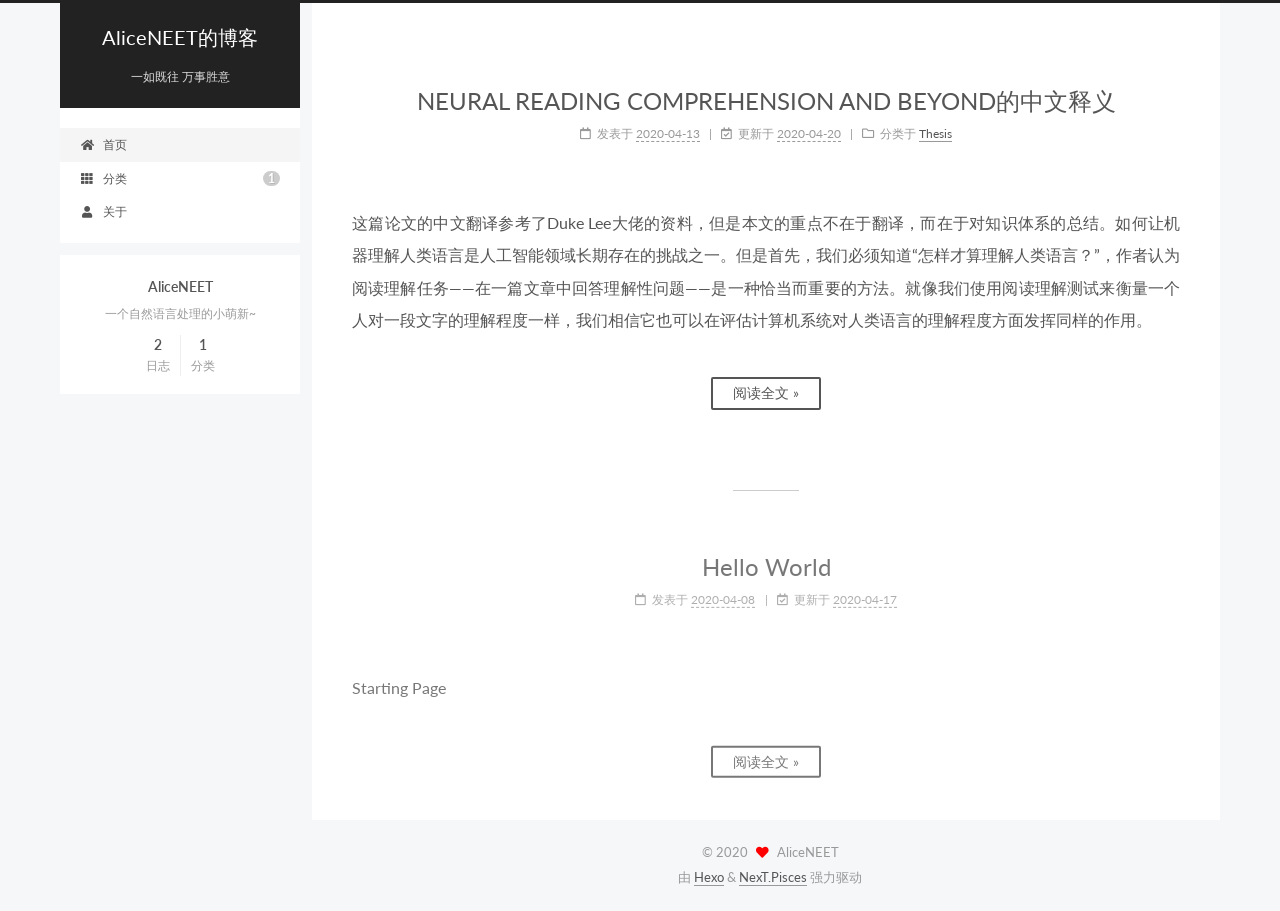
<file: index.html>
<!DOCTYPE html>
<html lang="zh-CN">
<head>
  <meta charset="UTF-8">
<meta name="viewport" content="width=device-width, initial-scale=1, maximum-scale=2">
<meta name="theme-color" content="#222">
<meta name="generator" content="Hexo 4.2.0">
  <link rel="apple-touch-icon" sizes="180x180" href="/images/apple-touch-icon-next.png">
  <link rel="icon" type="image/png" sizes="32x32" href="/images/favicon-32x32-next.png">
  <link rel="icon" type="image/png" sizes="16x16" href="/images/favicon-16x16-next.png">
  <link rel="mask-icon" href="/images/logo.svg" color="#222">

<link rel="stylesheet" href="/css/main.css">

<link rel="stylesheet" href="//fonts.googleapis.com/css?family=Lato:300,300italic,400,400italic,700,700italic&display=swap&subset=latin,latin-ext">
<link rel="stylesheet" href="/lib/font-awesome/css/all.min.css">

<script id="hexo-configurations">
    var NexT = window.NexT || {};
    var CONFIG = {"hostname":"aliceneet.github.io","root":"/","scheme":"Pisces","version":"7.8.0","exturl":false,"sidebar":{"position":"left","display":"post","padding":18,"offset":12,"onmobile":false},"copycode":{"enable":false,"show_result":false,"style":null},"back2top":{"enable":true,"sidebar":false,"scrollpercent":false},"bookmark":{"enable":false,"color":"#222","save":"auto"},"fancybox":false,"mediumzoom":false,"lazyload":false,"pangu":false,"comments":{"style":"tabs","active":null,"storage":true,"lazyload":false,"nav":null},"algolia":{"hits":{"per_page":10},"labels":{"input_placeholder":"Search for Posts","hits_empty":"We didn't find any results for the search: ${query}","hits_stats":"${hits} results found in ${time} ms"}},"localsearch":{"enable":false,"trigger":"auto","top_n_per_article":1,"unescape":false,"preload":false},"motion":{"enable":true,"async":false,"transition":{"post_block":"fadeIn","post_header":"slideDownIn","post_body":"slideDownIn","coll_header":"slideLeftIn","sidebar":"slideUpIn"}}};
  </script>

  <meta name="description" content="一个自然语言处理的小萌新~">
<meta property="og:type" content="website">
<meta property="og:title" content="AliceNEET的博客">
<meta property="og:url" content="http://aliceneet.github.io/">
<meta property="og:site_name" content="AliceNEET的博客">
<meta property="og:description" content="一个自然语言处理的小萌新~">
<meta property="og:locale" content="zh_CN">
<meta property="article:author" content="AliceNEET">
<meta property="article:tag" content="自然语言处理">
<meta property="article:tag" content="图神经网络">
<meta property="article:tag" content="pytorch">
<meta property="article:tag" content="tensorflow">
<meta name="twitter:card" content="summary">

<link rel="canonical" href="http://aliceneet.github.io/">


<script id="page-configurations">
  // https://hexo.io/docs/variables.html
  CONFIG.page = {
    sidebar: "",
    isHome : true,
    isPost : false,
    lang   : 'zh-CN'
  };
</script>

  <title>AliceNEET的博客</title>
  






  <noscript>
  <style>
  .use-motion .brand,
  .use-motion .menu-item,
  .sidebar-inner,
  .use-motion .post-block,
  .use-motion .pagination,
  .use-motion .comments,
  .use-motion .post-header,
  .use-motion .post-body,
  .use-motion .collection-header { opacity: initial; }

  .use-motion .site-title,
  .use-motion .site-subtitle {
    opacity: initial;
    top: initial;
  }

  .use-motion .logo-line-before i { left: initial; }
  .use-motion .logo-line-after i { right: initial; }
  </style>
</noscript>

</head>

<body itemscope itemtype="http://schema.org/WebPage">
  <div class="container use-motion">
    <div class="headband"></div>

    <header class="header" itemscope itemtype="http://schema.org/WPHeader">
      <div class="header-inner"><div class="site-brand-container">
  <div class="site-nav-toggle">
    <div class="toggle" aria-label="切换导航栏">
      <span class="toggle-line toggle-line-first"></span>
      <span class="toggle-line toggle-line-middle"></span>
      <span class="toggle-line toggle-line-last"></span>
    </div>
  </div>

  <div class="site-meta">

    <a href="/" class="brand" rel="start">
      <span class="logo-line-before"><i></i></span>
      <h1 class="site-title">AliceNEET的博客</h1>
      <span class="logo-line-after"><i></i></span>
    </a>
      <p class="site-subtitle" itemprop="description">一如既往 万事胜意</p>
  </div>

  <div class="site-nav-right">
    <div class="toggle popup-trigger">
    </div>
  </div>
</div>




<nav class="site-nav">
  <ul id="menu" class="main-menu menu">
        <li class="menu-item menu-item-home">

    <a href="/" rel="section"><i class="fa fa-home fa-fw"></i>首页</a>

  </li>
        <li class="menu-item menu-item-categories">

    <a href="/categories/" rel="section"><i class="fa fa-th fa-fw"></i>分类<span class="badge">1</span></a>

  </li>
        <li class="menu-item menu-item-about">

    <a href="/about/" rel="section"><i class="fa fa-user fa-fw"></i>关于</a>

  </li>
  </ul>
</nav>




</div>
    </header>

    
  <div class="back-to-top">
    <i class="fa fa-arrow-up"></i>
    <span>0%</span>
  </div>


    <main class="main">
      <div class="main-inner">
        <div class="content-wrap">
          

          <div class="content index posts-expand">
            
      
  
  
  <article itemscope itemtype="http://schema.org/Article" class="post-block" lang="zh-CN">
    <link itemprop="mainEntityOfPage" href="http://aliceneet.github.io/2020/04/13/chendq-thesis-zh/">

    <span hidden itemprop="author" itemscope itemtype="http://schema.org/Person">
      <meta itemprop="image" content="/images/avatar.gif">
      <meta itemprop="name" content="AliceNEET">
      <meta itemprop="description" content="一个自然语言处理的小萌新~">
    </span>

    <span hidden itemprop="publisher" itemscope itemtype="http://schema.org/Organization">
      <meta itemprop="name" content="AliceNEET的博客">
    </span>
      <header class="post-header">
        <h2 class="post-title" itemprop="name headline">
          
            <a href="/2020/04/13/chendq-thesis-zh/" class="post-title-link" itemprop="url">NEURAL READING COMPREHENSION AND BEYOND的中文释义</a>
        </h2>

        <div class="post-meta">
            <span class="post-meta-item">
              <span class="post-meta-item-icon">
                <i class="far fa-calendar"></i>
              </span>
              <span class="post-meta-item-text">发表于</span>

              <time title="创建时间：2020-04-13 13:19:49" itemprop="dateCreated datePublished" datetime="2020-04-13T13:19:49+08:00">2020-04-13</time>
            </span>
              <span class="post-meta-item">
                <span class="post-meta-item-icon">
                  <i class="far fa-calendar-check"></i>
                </span>
                <span class="post-meta-item-text">更新于</span>
                <time title="修改时间：2020-04-20 10:49:37" itemprop="dateModified" datetime="2020-04-20T10:49:37+08:00">2020-04-20</time>
              </span>
            <span class="post-meta-item">
              <span class="post-meta-item-icon">
                <i class="far fa-folder"></i>
              </span>
              <span class="post-meta-item-text">分类于</span>
                <span itemprop="about" itemscope itemtype="http://schema.org/Thing">
                  <a href="/categories/Thesis/" itemprop="url" rel="index"><span itemprop="name">Thesis</span></a>
                </span>
            </span>

          

        </div>
      </header>

    
    
    
    <div class="post-body" itemprop="articleBody">

      
          <p>这篇论文的中文翻译参考了Duke Lee大佬的资料，但是本文的重点不在于翻译，而在于对知识体系的总结。如何让机器理解人类语言是人工智能领域长期存在的挑战之一。但是首先，我们必须知道“怎样才算理解人类语言？”，作者认为阅读理解任务——在一篇文章中回答理解性问题——是一种恰当而重要的方法。就像我们使用阅读理解测试来衡量一个人对一段文字的理解程度一样，我们相信它也可以在评估计算机系统对人类语言的理解程度方面发挥同样的作用。</p>
          <!--noindex-->
            <div class="post-button">
              <a class="btn" href="/2020/04/13/chendq-thesis-zh/">
                阅读全文 &raquo;
              </a>
            </div>
          <!--/noindex-->
        
      
    </div>

    
    
    
      <footer class="post-footer">
        <div class="post-eof"></div>
      </footer>
  </article>
  
  
  

      
  
  
  <article itemscope itemtype="http://schema.org/Article" class="post-block" lang="zh-CN">
    <link itemprop="mainEntityOfPage" href="http://aliceneet.github.io/2020/04/08/hello-world/">

    <span hidden itemprop="author" itemscope itemtype="http://schema.org/Person">
      <meta itemprop="image" content="/images/avatar.gif">
      <meta itemprop="name" content="AliceNEET">
      <meta itemprop="description" content="一个自然语言处理的小萌新~">
    </span>

    <span hidden itemprop="publisher" itemscope itemtype="http://schema.org/Organization">
      <meta itemprop="name" content="AliceNEET的博客">
    </span>
      <header class="post-header">
        <h2 class="post-title" itemprop="name headline">
          
            <a href="/2020/04/08/hello-world/" class="post-title-link" itemprop="url">Hello World</a>
        </h2>

        <div class="post-meta">
            <span class="post-meta-item">
              <span class="post-meta-item-icon">
                <i class="far fa-calendar"></i>
              </span>
              <span class="post-meta-item-text">发表于</span>

              <time title="创建时间：2020-04-08 18:34:42" itemprop="dateCreated datePublished" datetime="2020-04-08T18:34:42+08:00">2020-04-08</time>
            </span>
              <span class="post-meta-item">
                <span class="post-meta-item-icon">
                  <i class="far fa-calendar-check"></i>
                </span>
                <span class="post-meta-item-text">更新于</span>
                <time title="修改时间：2020-04-17 18:11:03" itemprop="dateModified" datetime="2020-04-17T18:11:03+08:00">2020-04-17</time>
              </span>

          

        </div>
      </header>

    
    
    
    <div class="post-body" itemprop="articleBody">

      
          <p>Starting Page</p>
          <!--noindex-->
            <div class="post-button">
              <a class="btn" href="/2020/04/08/hello-world/">
                阅读全文 &raquo;
              </a>
            </div>
          <!--/noindex-->
        
      
    </div>

    
    
    
      <footer class="post-footer">
        <div class="post-eof"></div>
      </footer>
  </article>
  
  
  


  



          </div>
          

<script>
  window.addEventListener('tabs:register', () => {
    let { activeClass } = CONFIG.comments;
    if (CONFIG.comments.storage) {
      activeClass = localStorage.getItem('comments_active') || activeClass;
    }
    if (activeClass) {
      let activeTab = document.querySelector(`a[href="#comment-${activeClass}"]`);
      if (activeTab) {
        activeTab.click();
      }
    }
  });
  if (CONFIG.comments.storage) {
    window.addEventListener('tabs:click', event => {
      if (!event.target.matches('.tabs-comment .tab-content .tab-pane')) return;
      let commentClass = event.target.classList[1];
      localStorage.setItem('comments_active', commentClass);
    });
  }
</script>

        </div>
          
  
  <div class="toggle sidebar-toggle">
    <span class="toggle-line toggle-line-first"></span>
    <span class="toggle-line toggle-line-middle"></span>
    <span class="toggle-line toggle-line-last"></span>
  </div>

  <aside class="sidebar">
    <div class="sidebar-inner">

      <ul class="sidebar-nav motion-element">
        <li class="sidebar-nav-toc">
          文章目录
        </li>
        <li class="sidebar-nav-overview">
          站点概览
        </li>
      </ul>

      <!--noindex-->
      <div class="post-toc-wrap sidebar-panel">
      </div>
      <!--/noindex-->

      <div class="site-overview-wrap sidebar-panel">
        <div class="site-author motion-element" itemprop="author" itemscope itemtype="http://schema.org/Person">
  <p class="site-author-name" itemprop="name">AliceNEET</p>
  <div class="site-description" itemprop="description">一个自然语言处理的小萌新~</div>
</div>
<div class="site-state-wrap motion-element">
  <nav class="site-state">
      <div class="site-state-item site-state-posts">
          <a href="/archives">
          <span class="site-state-item-count">2</span>
          <span class="site-state-item-name">日志</span>
        </a>
      </div>
      <div class="site-state-item site-state-categories">
            <a href="/categories/">
          
        <span class="site-state-item-count">1</span>
        <span class="site-state-item-name">分类</span></a>
      </div>
  </nav>
</div>



      </div>

    </div>
  </aside>
  <div id="sidebar-dimmer"></div>


      </div>
    </main>

    <footer class="footer">
      <div class="footer-inner">
        

        

<div class="copyright">
  
  &copy; 
  <span itemprop="copyrightYear">2020</span>
  <span class="with-love">
    <i class="fa fa-heart"></i>
  </span>
  <span class="author" itemprop="copyrightHolder">AliceNEET</span>
</div>
  <div class="powered-by">由 <a href="https://hexo.io/" class="theme-link" rel="noopener" target="_blank">Hexo</a> & <a href="https://pisces.theme-next.org/" class="theme-link" rel="noopener" target="_blank">NexT.Pisces</a> 强力驱动
  </div>

        








      </div>
    </footer>
  </div>

  
  <script src="/lib/anime.min.js"></script>
  <script src="/lib/velocity/velocity.min.js"></script>
  <script src="/lib/velocity/velocity.ui.min.js"></script>

<script src="/js/utils.js"></script>

<script src="/js/motion.js"></script>


<script src="/js/schemes/pisces.js"></script>


<script src="/js/next-boot.js"></script>




  















  

  

</body>
</html>
</file>
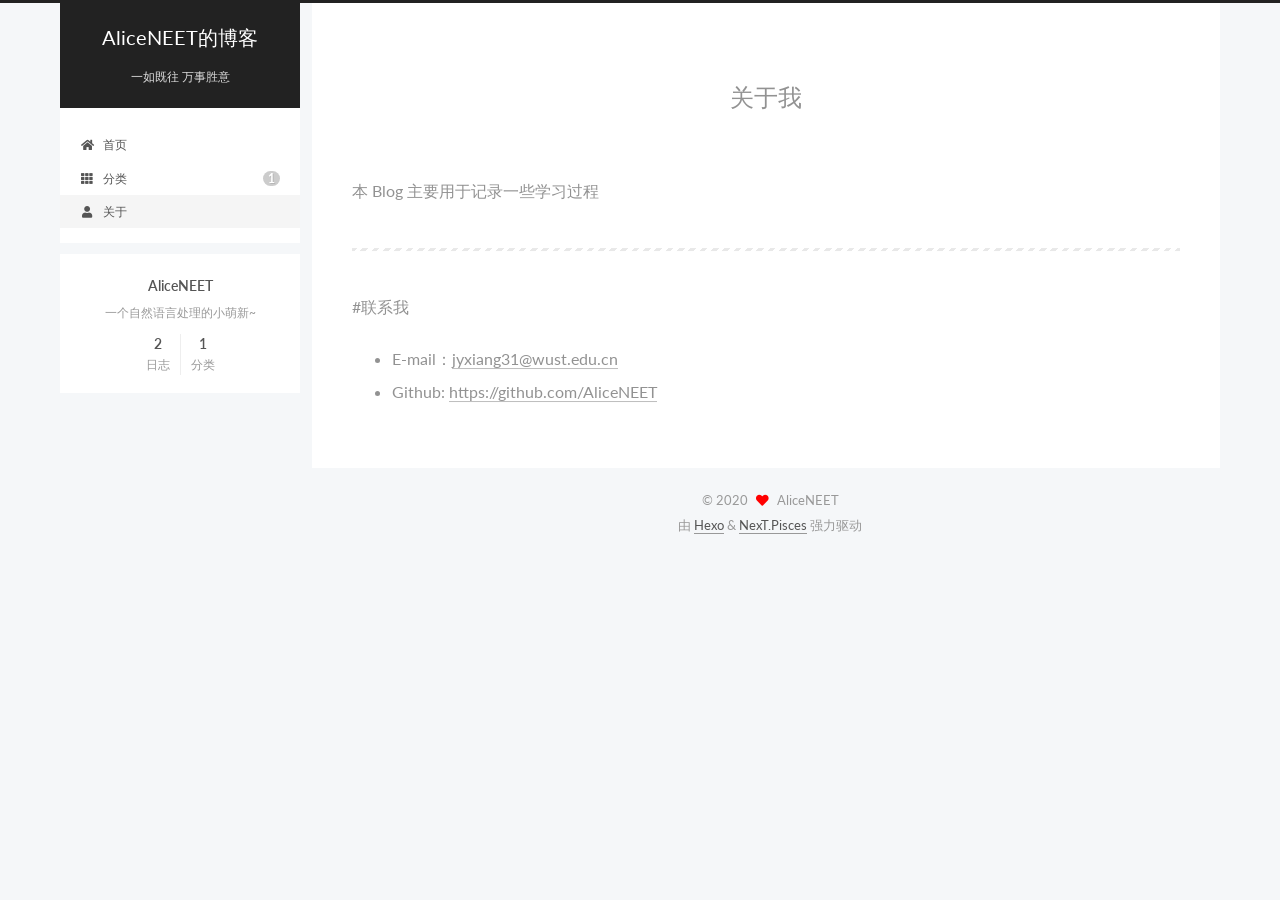
<file: about/index.html>
<!DOCTYPE html>
<html lang="zh-CN">
<head>
  <meta charset="UTF-8">
<meta name="viewport" content="width=device-width, initial-scale=1, maximum-scale=2">
<meta name="theme-color" content="#222">
<meta name="generator" content="Hexo 4.2.0">
  <link rel="apple-touch-icon" sizes="180x180" href="/images/apple-touch-icon-next.png">
  <link rel="icon" type="image/png" sizes="32x32" href="/images/favicon-32x32-next.png">
  <link rel="icon" type="image/png" sizes="16x16" href="/images/favicon-16x16-next.png">
  <link rel="mask-icon" href="/images/logo.svg" color="#222">

<link rel="stylesheet" href="/css/main.css">

<link rel="stylesheet" href="//fonts.googleapis.com/css?family=Lato:300,300italic,400,400italic,700,700italic&display=swap&subset=latin,latin-ext">
<link rel="stylesheet" href="/lib/font-awesome/css/all.min.css">

<script id="hexo-configurations">
    var NexT = window.NexT || {};
    var CONFIG = {"hostname":"aliceneet.github.io","root":"/","scheme":"Pisces","version":"7.8.0","exturl":false,"sidebar":{"position":"left","display":"post","padding":18,"offset":12,"onmobile":false},"copycode":{"enable":false,"show_result":false,"style":null},"back2top":{"enable":true,"sidebar":false,"scrollpercent":false},"bookmark":{"enable":false,"color":"#222","save":"auto"},"fancybox":false,"mediumzoom":false,"lazyload":false,"pangu":false,"comments":{"style":"tabs","active":null,"storage":true,"lazyload":false,"nav":null},"algolia":{"hits":{"per_page":10},"labels":{"input_placeholder":"Search for Posts","hits_empty":"We didn't find any results for the search: ${query}","hits_stats":"${hits} results found in ${time} ms"}},"localsearch":{"enable":false,"trigger":"auto","top_n_per_article":1,"unescape":false,"preload":false},"motion":{"enable":true,"async":false,"transition":{"post_block":"fadeIn","post_header":"slideDownIn","post_body":"slideDownIn","coll_header":"slideLeftIn","sidebar":"slideUpIn"}}};
  </script>

  <meta name="description" content="本 Blog 主要用于记录一些学习过程  #联系我  E-mail：jyxiang31@wust.edu.cn Github: https:&#x2F;&#x2F;github.com&#x2F;AliceNEET">
<meta property="og:type" content="website">
<meta property="og:title" content="关于我">
<meta property="og:url" content="http://aliceneet.github.io/about/">
<meta property="og:site_name" content="AliceNEET的博客">
<meta property="og:description" content="本 Blog 主要用于记录一些学习过程  #联系我  E-mail：jyxiang31@wust.edu.cn Github: https:&#x2F;&#x2F;github.com&#x2F;AliceNEET">
<meta property="og:locale" content="zh_CN">
<meta property="article:published_time" content="2020-04-17T09:58:05.000Z">
<meta property="article:modified_time" content="2020-04-17T10:00:39.040Z">
<meta property="article:author" content="AliceNEET">
<meta property="article:tag" content="自然语言处理">
<meta property="article:tag" content="图神经网络">
<meta property="article:tag" content="pytorch">
<meta property="article:tag" content="tensorflow">
<meta name="twitter:card" content="summary">

<link rel="canonical" href="http://aliceneet.github.io/about/">


<script id="page-configurations">
  // https://hexo.io/docs/variables.html
  CONFIG.page = {
    sidebar: "",
    isHome : false,
    isPost : false,
    lang   : 'zh-CN'
  };
</script>

  <title>关于我 | AliceNEET的博客
</title>
  






  <noscript>
  <style>
  .use-motion .brand,
  .use-motion .menu-item,
  .sidebar-inner,
  .use-motion .post-block,
  .use-motion .pagination,
  .use-motion .comments,
  .use-motion .post-header,
  .use-motion .post-body,
  .use-motion .collection-header { opacity: initial; }

  .use-motion .site-title,
  .use-motion .site-subtitle {
    opacity: initial;
    top: initial;
  }

  .use-motion .logo-line-before i { left: initial; }
  .use-motion .logo-line-after i { right: initial; }
  </style>
</noscript>

</head>

<body itemscope itemtype="http://schema.org/WebPage">
  <div class="container use-motion">
    <div class="headband"></div>

    <header class="header" itemscope itemtype="http://schema.org/WPHeader">
      <div class="header-inner"><div class="site-brand-container">
  <div class="site-nav-toggle">
    <div class="toggle" aria-label="切换导航栏">
      <span class="toggle-line toggle-line-first"></span>
      <span class="toggle-line toggle-line-middle"></span>
      <span class="toggle-line toggle-line-last"></span>
    </div>
  </div>

  <div class="site-meta">

    <a href="/" class="brand" rel="start">
      <span class="logo-line-before"><i></i></span>
      <h1 class="site-title">AliceNEET的博客</h1>
      <span class="logo-line-after"><i></i></span>
    </a>
      <p class="site-subtitle" itemprop="description">一如既往 万事胜意</p>
  </div>

  <div class="site-nav-right">
    <div class="toggle popup-trigger">
    </div>
  </div>
</div>




<nav class="site-nav">
  <ul id="menu" class="main-menu menu">
        <li class="menu-item menu-item-home">

    <a href="/" rel="section"><i class="fa fa-home fa-fw"></i>首页</a>

  </li>
        <li class="menu-item menu-item-categories">

    <a href="/categories/" rel="section"><i class="fa fa-th fa-fw"></i>分类<span class="badge">1</span></a>

  </li>
        <li class="menu-item menu-item-about">

    <a href="/about/" rel="section"><i class="fa fa-user fa-fw"></i>关于</a>

  </li>
  </ul>
</nav>




</div>
    </header>

    
  <div class="back-to-top">
    <i class="fa fa-arrow-up"></i>
    <span>0%</span>
  </div>


    <main class="main">
      <div class="main-inner">
        <div class="content-wrap">
          
  
  

          <div class="content page posts-expand">
            

    
    
    
    <div class="post-block" lang="zh-CN">
      <header class="post-header">

<h1 class="post-title" itemprop="name headline">关于我
</h1>

<div class="post-meta">
  

</div>

</header>

      
      
      
      <div class="post-body">
          <p>本 Blog 主要用于记录一些学习过程</p>
<hr>
<p>#联系我</p>
<ul>
<li>E-mail：<a href="mailto:jyxiang31@wust.edu.cn">jyxiang31@wust.edu.cn</a></li>
<li>Github: <a href="https://github.com/AliceNEET" target="_blank" rel="noopener">https://github.com/AliceNEET</a></li>
</ul>

      </div>
      
      
      
    </div>
    

    
    
    


          </div>
          

<script>
  window.addEventListener('tabs:register', () => {
    let { activeClass } = CONFIG.comments;
    if (CONFIG.comments.storage) {
      activeClass = localStorage.getItem('comments_active') || activeClass;
    }
    if (activeClass) {
      let activeTab = document.querySelector(`a[href="#comment-${activeClass}"]`);
      if (activeTab) {
        activeTab.click();
      }
    }
  });
  if (CONFIG.comments.storage) {
    window.addEventListener('tabs:click', event => {
      if (!event.target.matches('.tabs-comment .tab-content .tab-pane')) return;
      let commentClass = event.target.classList[1];
      localStorage.setItem('comments_active', commentClass);
    });
  }
</script>

        </div>
          
  
  <div class="toggle sidebar-toggle">
    <span class="toggle-line toggle-line-first"></span>
    <span class="toggle-line toggle-line-middle"></span>
    <span class="toggle-line toggle-line-last"></span>
  </div>

  <aside class="sidebar">
    <div class="sidebar-inner">

      <ul class="sidebar-nav motion-element">
        <li class="sidebar-nav-toc">
          文章目录
        </li>
        <li class="sidebar-nav-overview">
          站点概览
        </li>
      </ul>

      <!--noindex-->
      <div class="post-toc-wrap sidebar-panel">
      </div>
      <!--/noindex-->

      <div class="site-overview-wrap sidebar-panel">
        <div class="site-author motion-element" itemprop="author" itemscope itemtype="http://schema.org/Person">
  <p class="site-author-name" itemprop="name">AliceNEET</p>
  <div class="site-description" itemprop="description">一个自然语言处理的小萌新~</div>
</div>
<div class="site-state-wrap motion-element">
  <nav class="site-state">
      <div class="site-state-item site-state-posts">
          <a href="/archives">
          <span class="site-state-item-count">2</span>
          <span class="site-state-item-name">日志</span>
        </a>
      </div>
      <div class="site-state-item site-state-categories">
            <a href="/categories/">
          
        <span class="site-state-item-count">1</span>
        <span class="site-state-item-name">分类</span></a>
      </div>
  </nav>
</div>



      </div>

    </div>
  </aside>
  <div id="sidebar-dimmer"></div>


      </div>
    </main>

    <footer class="footer">
      <div class="footer-inner">
        

        

<div class="copyright">
  
  &copy; 
  <span itemprop="copyrightYear">2020</span>
  <span class="with-love">
    <i class="fa fa-heart"></i>
  </span>
  <span class="author" itemprop="copyrightHolder">AliceNEET</span>
</div>
  <div class="powered-by">由 <a href="https://hexo.io/" class="theme-link" rel="noopener" target="_blank">Hexo</a> & <a href="https://pisces.theme-next.org/" class="theme-link" rel="noopener" target="_blank">NexT.Pisces</a> 强力驱动
  </div>

        








      </div>
    </footer>
  </div>

  
  <script src="/lib/anime.min.js"></script>
  <script src="/lib/velocity/velocity.min.js"></script>
  <script src="/lib/velocity/velocity.ui.min.js"></script>

<script src="/js/utils.js"></script>

<script src="/js/motion.js"></script>


<script src="/js/schemes/pisces.js"></script>


<script src="/js/next-boot.js"></script>




  















  

  

</body>
</html>
</file>
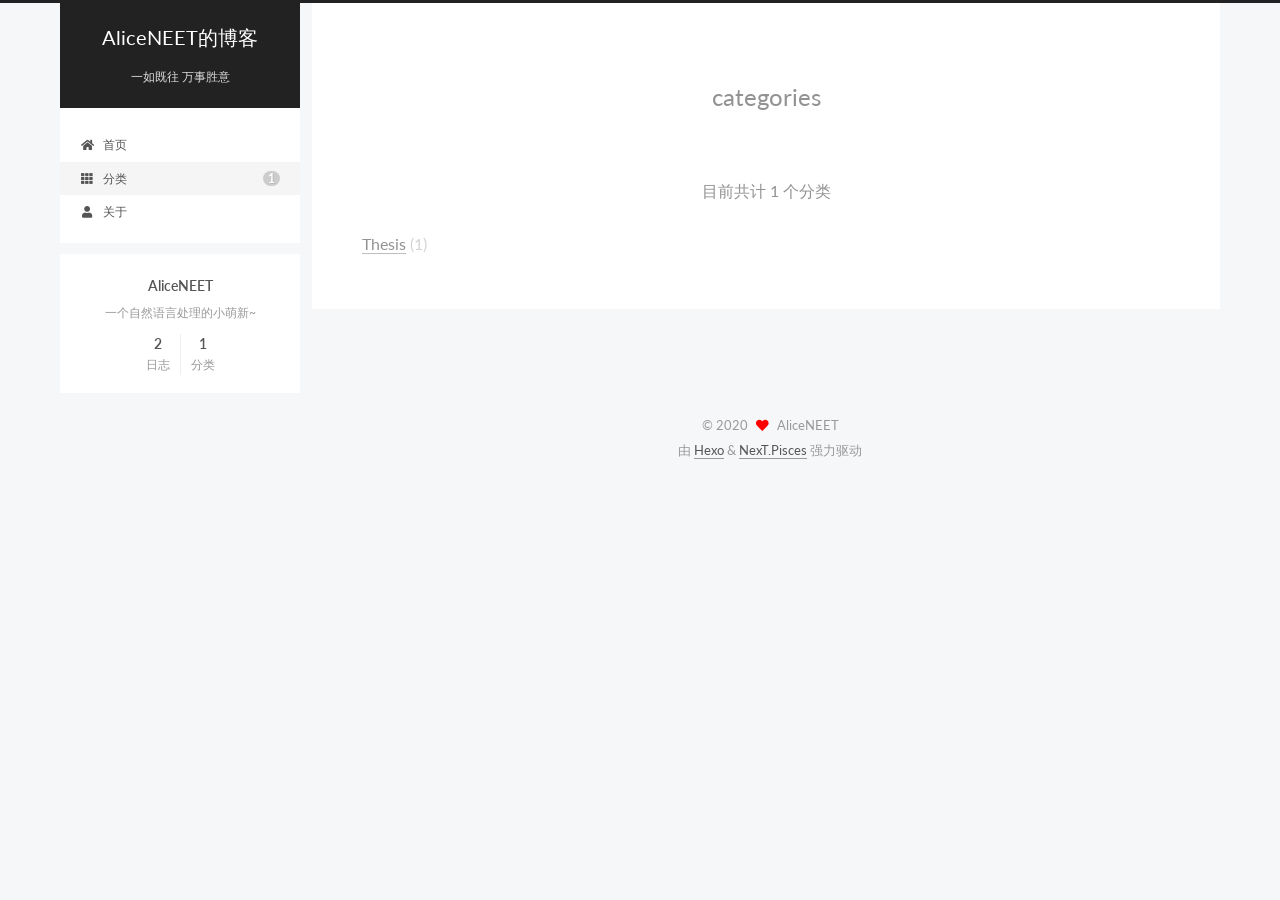
<file: categories/index.html>
<!DOCTYPE html>
<html lang="zh-CN">
<head>
  <meta charset="UTF-8">
<meta name="viewport" content="width=device-width, initial-scale=1, maximum-scale=2">
<meta name="theme-color" content="#222">
<meta name="generator" content="Hexo 4.2.0">
  <link rel="apple-touch-icon" sizes="180x180" href="/images/apple-touch-icon-next.png">
  <link rel="icon" type="image/png" sizes="32x32" href="/images/favicon-32x32-next.png">
  <link rel="icon" type="image/png" sizes="16x16" href="/images/favicon-16x16-next.png">
  <link rel="mask-icon" href="/images/logo.svg" color="#222">

<link rel="stylesheet" href="/css/main.css">

<link rel="stylesheet" href="//fonts.googleapis.com/css?family=Lato:300,300italic,400,400italic,700,700italic&display=swap&subset=latin,latin-ext">
<link rel="stylesheet" href="/lib/font-awesome/css/all.min.css">

<script id="hexo-configurations">
    var NexT = window.NexT || {};
    var CONFIG = {"hostname":"aliceneet.github.io","root":"/","scheme":"Pisces","version":"7.8.0","exturl":false,"sidebar":{"position":"left","display":"post","padding":18,"offset":12,"onmobile":false},"copycode":{"enable":false,"show_result":false,"style":null},"back2top":{"enable":true,"sidebar":false,"scrollpercent":false},"bookmark":{"enable":false,"color":"#222","save":"auto"},"fancybox":false,"mediumzoom":false,"lazyload":false,"pangu":false,"comments":{"style":"tabs","active":null,"storage":true,"lazyload":false,"nav":null},"algolia":{"hits":{"per_page":10},"labels":{"input_placeholder":"Search for Posts","hits_empty":"We didn't find any results for the search: ${query}","hits_stats":"${hits} results found in ${time} ms"}},"localsearch":{"enable":false,"trigger":"auto","top_n_per_article":1,"unescape":false,"preload":false},"motion":{"enable":true,"async":false,"transition":{"post_block":"fadeIn","post_header":"slideDownIn","post_body":"slideDownIn","coll_header":"slideLeftIn","sidebar":"slideUpIn"}}};
  </script>

  <meta name="description" content="一个自然语言处理的小萌新~">
<meta property="og:type" content="website">
<meta property="og:title" content="categories">
<meta property="og:url" content="http://aliceneet.github.io/categories/">
<meta property="og:site_name" content="AliceNEET的博客">
<meta property="og:description" content="一个自然语言处理的小萌新~">
<meta property="og:locale" content="zh_CN">
<meta property="article:published_time" content="2020-04-17T09:55:47.000Z">
<meta property="article:modified_time" content="2020-04-17T09:56:09.496Z">
<meta property="article:author" content="AliceNEET">
<meta property="article:tag" content="自然语言处理">
<meta property="article:tag" content="图神经网络">
<meta property="article:tag" content="pytorch">
<meta property="article:tag" content="tensorflow">
<meta name="twitter:card" content="summary">

<link rel="canonical" href="http://aliceneet.github.io/categories/">


<script id="page-configurations">
  // https://hexo.io/docs/variables.html
  CONFIG.page = {
    sidebar: "",
    isHome : false,
    isPost : false,
    lang   : 'zh-CN'
  };
</script>

  <title>categories | AliceNEET的博客
</title>
  






  <noscript>
  <style>
  .use-motion .brand,
  .use-motion .menu-item,
  .sidebar-inner,
  .use-motion .post-block,
  .use-motion .pagination,
  .use-motion .comments,
  .use-motion .post-header,
  .use-motion .post-body,
  .use-motion .collection-header { opacity: initial; }

  .use-motion .site-title,
  .use-motion .site-subtitle {
    opacity: initial;
    top: initial;
  }

  .use-motion .logo-line-before i { left: initial; }
  .use-motion .logo-line-after i { right: initial; }
  </style>
</noscript>

</head>

<body itemscope itemtype="http://schema.org/WebPage">
  <div class="container use-motion">
    <div class="headband"></div>

    <header class="header" itemscope itemtype="http://schema.org/WPHeader">
      <div class="header-inner"><div class="site-brand-container">
  <div class="site-nav-toggle">
    <div class="toggle" aria-label="切换导航栏">
      <span class="toggle-line toggle-line-first"></span>
      <span class="toggle-line toggle-line-middle"></span>
      <span class="toggle-line toggle-line-last"></span>
    </div>
  </div>

  <div class="site-meta">

    <a href="/" class="brand" rel="start">
      <span class="logo-line-before"><i></i></span>
      <h1 class="site-title">AliceNEET的博客</h1>
      <span class="logo-line-after"><i></i></span>
    </a>
      <p class="site-subtitle" itemprop="description">一如既往 万事胜意</p>
  </div>

  <div class="site-nav-right">
    <div class="toggle popup-trigger">
    </div>
  </div>
</div>




<nav class="site-nav">
  <ul id="menu" class="main-menu menu">
        <li class="menu-item menu-item-home">

    <a href="/" rel="section"><i class="fa fa-home fa-fw"></i>首页</a>

  </li>
        <li class="menu-item menu-item-categories">

    <a href="/categories/" rel="section"><i class="fa fa-th fa-fw"></i>分类<span class="badge">1</span></a>

  </li>
        <li class="menu-item menu-item-about">

    <a href="/about/" rel="section"><i class="fa fa-user fa-fw"></i>关于</a>

  </li>
  </ul>
</nav>




</div>
    </header>

    
  <div class="back-to-top">
    <i class="fa fa-arrow-up"></i>
    <span>0%</span>
  </div>


    <main class="main">
      <div class="main-inner">
        <div class="content-wrap">
          
  
  

          <div class="content page posts-expand">
            

    
    
    
    <div class="post-block" lang="zh-CN">
      <header class="post-header">

<h1 class="post-title" itemprop="name headline">categories
</h1>

<div class="post-meta">
  

</div>

</header>

      
      
      
      <div class="post-body">
          <div class="category-all-page">
            <div class="category-all-title">
              目前共计 1 个分类
            </div>
            <div class="category-all">
              <ul class="category-list"><li class="category-list-item"><a class="category-list-link" href="/categories/Thesis/">Thesis</a><span class="category-list-count">1</span></li></ul>
            </div>
          </div>
        
      </div>
      
      
      
    </div>
    

    
    
    


          </div>
          

<script>
  window.addEventListener('tabs:register', () => {
    let { activeClass } = CONFIG.comments;
    if (CONFIG.comments.storage) {
      activeClass = localStorage.getItem('comments_active') || activeClass;
    }
    if (activeClass) {
      let activeTab = document.querySelector(`a[href="#comment-${activeClass}"]`);
      if (activeTab) {
        activeTab.click();
      }
    }
  });
  if (CONFIG.comments.storage) {
    window.addEventListener('tabs:click', event => {
      if (!event.target.matches('.tabs-comment .tab-content .tab-pane')) return;
      let commentClass = event.target.classList[1];
      localStorage.setItem('comments_active', commentClass);
    });
  }
</script>

        </div>
          
  
  <div class="toggle sidebar-toggle">
    <span class="toggle-line toggle-line-first"></span>
    <span class="toggle-line toggle-line-middle"></span>
    <span class="toggle-line toggle-line-last"></span>
  </div>

  <aside class="sidebar">
    <div class="sidebar-inner">

      <ul class="sidebar-nav motion-element">
        <li class="sidebar-nav-toc">
          文章目录
        </li>
        <li class="sidebar-nav-overview">
          站点概览
        </li>
      </ul>

      <!--noindex-->
      <div class="post-toc-wrap sidebar-panel">
      </div>
      <!--/noindex-->

      <div class="site-overview-wrap sidebar-panel">
        <div class="site-author motion-element" itemprop="author" itemscope itemtype="http://schema.org/Person">
  <p class="site-author-name" itemprop="name">AliceNEET</p>
  <div class="site-description" itemprop="description">一个自然语言处理的小萌新~</div>
</div>
<div class="site-state-wrap motion-element">
  <nav class="site-state">
      <div class="site-state-item site-state-posts">
          <a href="/archives">
          <span class="site-state-item-count">2</span>
          <span class="site-state-item-name">日志</span>
        </a>
      </div>
      <div class="site-state-item site-state-categories">
            <a href="/categories/">
          
        <span class="site-state-item-count">1</span>
        <span class="site-state-item-name">分类</span></a>
      </div>
  </nav>
</div>



      </div>

    </div>
  </aside>
  <div id="sidebar-dimmer"></div>


      </div>
    </main>

    <footer class="footer">
      <div class="footer-inner">
        

        

<div class="copyright">
  
  &copy; 
  <span itemprop="copyrightYear">2020</span>
  <span class="with-love">
    <i class="fa fa-heart"></i>
  </span>
  <span class="author" itemprop="copyrightHolder">AliceNEET</span>
</div>
  <div class="powered-by">由 <a href="https://hexo.io/" class="theme-link" rel="noopener" target="_blank">Hexo</a> & <a href="https://pisces.theme-next.org/" class="theme-link" rel="noopener" target="_blank">NexT.Pisces</a> 强力驱动
  </div>

        








      </div>
    </footer>
  </div>

  
  <script src="/lib/anime.min.js"></script>
  <script src="/lib/velocity/velocity.min.js"></script>
  <script src="/lib/velocity/velocity.ui.min.js"></script>

<script src="/js/utils.js"></script>

<script src="/js/motion.js"></script>


<script src="/js/schemes/pisces.js"></script>


<script src="/js/next-boot.js"></script>




  















  

  

</body>
</html>
</file>
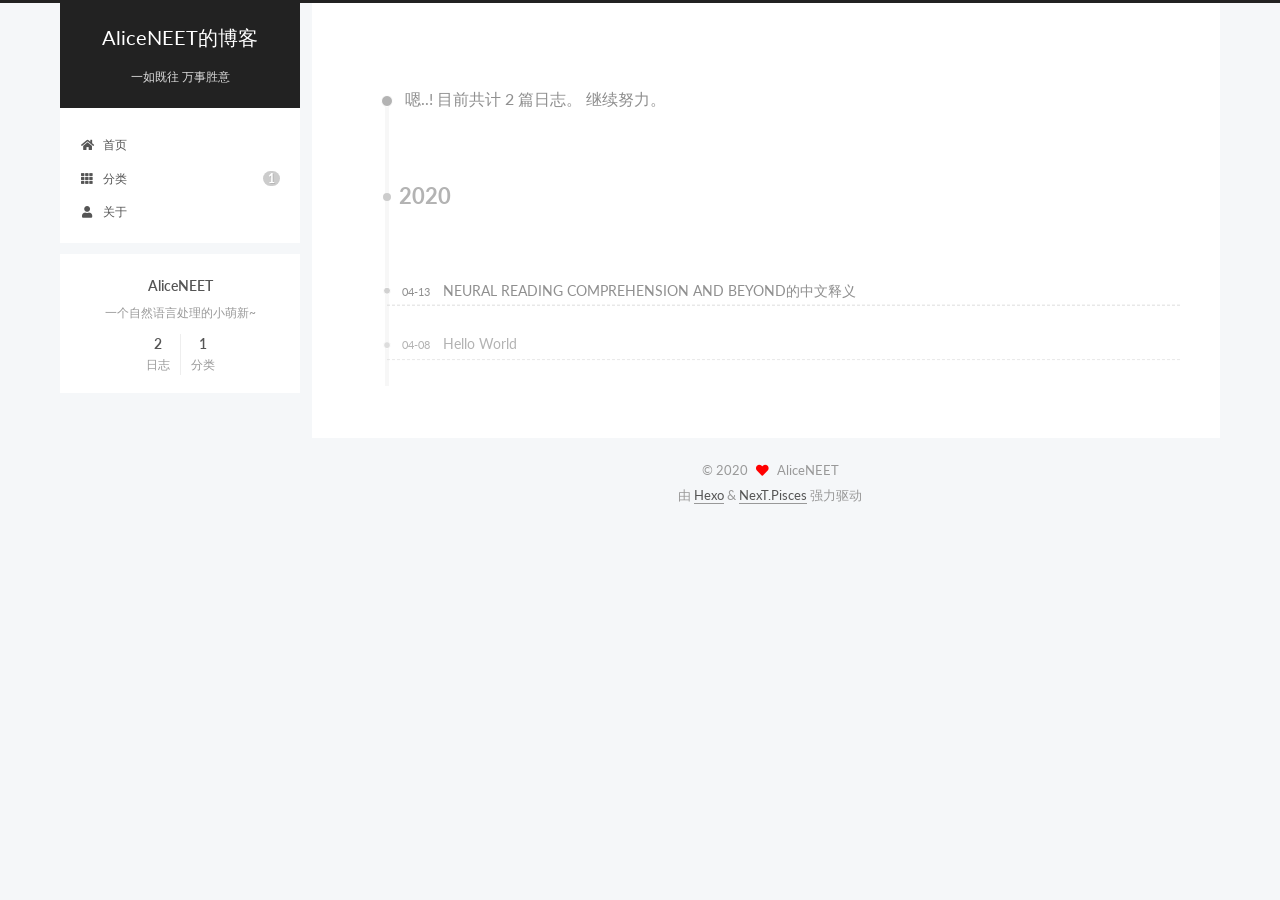
<file: archives/2020/index.html>
<!DOCTYPE html>
<html lang="zh-CN">
<head>
  <meta charset="UTF-8">
<meta name="viewport" content="width=device-width, initial-scale=1, maximum-scale=2">
<meta name="theme-color" content="#222">
<meta name="generator" content="Hexo 4.2.0">
  <link rel="apple-touch-icon" sizes="180x180" href="/images/apple-touch-icon-next.png">
  <link rel="icon" type="image/png" sizes="32x32" href="/images/favicon-32x32-next.png">
  <link rel="icon" type="image/png" sizes="16x16" href="/images/favicon-16x16-next.png">
  <link rel="mask-icon" href="/images/logo.svg" color="#222">

<link rel="stylesheet" href="/css/main.css">

<link rel="stylesheet" href="//fonts.googleapis.com/css?family=Lato:300,300italic,400,400italic,700,700italic&display=swap&subset=latin,latin-ext">
<link rel="stylesheet" href="/lib/font-awesome/css/all.min.css">

<script id="hexo-configurations">
    var NexT = window.NexT || {};
    var CONFIG = {"hostname":"aliceneet.github.io","root":"/","scheme":"Pisces","version":"7.8.0","exturl":false,"sidebar":{"position":"left","display":"post","padding":18,"offset":12,"onmobile":false},"copycode":{"enable":false,"show_result":false,"style":null},"back2top":{"enable":true,"sidebar":false,"scrollpercent":false},"bookmark":{"enable":false,"color":"#222","save":"auto"},"fancybox":false,"mediumzoom":false,"lazyload":false,"pangu":false,"comments":{"style":"tabs","active":null,"storage":true,"lazyload":false,"nav":null},"algolia":{"hits":{"per_page":10},"labels":{"input_placeholder":"Search for Posts","hits_empty":"We didn't find any results for the search: ${query}","hits_stats":"${hits} results found in ${time} ms"}},"localsearch":{"enable":false,"trigger":"auto","top_n_per_article":1,"unescape":false,"preload":false},"motion":{"enable":true,"async":false,"transition":{"post_block":"fadeIn","post_header":"slideDownIn","post_body":"slideDownIn","coll_header":"slideLeftIn","sidebar":"slideUpIn"}}};
  </script>

  <meta name="description" content="一个自然语言处理的小萌新~">
<meta property="og:type" content="website">
<meta property="og:title" content="AliceNEET的博客">
<meta property="og:url" content="http://aliceneet.github.io/archives/2020/">
<meta property="og:site_name" content="AliceNEET的博客">
<meta property="og:description" content="一个自然语言处理的小萌新~">
<meta property="og:locale" content="zh_CN">
<meta property="article:author" content="AliceNEET">
<meta property="article:tag" content="自然语言处理">
<meta property="article:tag" content="图神经网络">
<meta property="article:tag" content="pytorch">
<meta property="article:tag" content="tensorflow">
<meta name="twitter:card" content="summary">

<link rel="canonical" href="http://aliceneet.github.io/archives/2020/">


<script id="page-configurations">
  // https://hexo.io/docs/variables.html
  CONFIG.page = {
    sidebar: "",
    isHome : false,
    isPost : false,
    lang   : 'zh-CN'
  };
</script>

  <title>归档 | AliceNEET的博客</title>
  






  <noscript>
  <style>
  .use-motion .brand,
  .use-motion .menu-item,
  .sidebar-inner,
  .use-motion .post-block,
  .use-motion .pagination,
  .use-motion .comments,
  .use-motion .post-header,
  .use-motion .post-body,
  .use-motion .collection-header { opacity: initial; }

  .use-motion .site-title,
  .use-motion .site-subtitle {
    opacity: initial;
    top: initial;
  }

  .use-motion .logo-line-before i { left: initial; }
  .use-motion .logo-line-after i { right: initial; }
  </style>
</noscript>

</head>

<body itemscope itemtype="http://schema.org/WebPage">
  <div class="container use-motion">
    <div class="headband"></div>

    <header class="header" itemscope itemtype="http://schema.org/WPHeader">
      <div class="header-inner"><div class="site-brand-container">
  <div class="site-nav-toggle">
    <div class="toggle" aria-label="切换导航栏">
      <span class="toggle-line toggle-line-first"></span>
      <span class="toggle-line toggle-line-middle"></span>
      <span class="toggle-line toggle-line-last"></span>
    </div>
  </div>

  <div class="site-meta">

    <a href="/" class="brand" rel="start">
      <span class="logo-line-before"><i></i></span>
      <h1 class="site-title">AliceNEET的博客</h1>
      <span class="logo-line-after"><i></i></span>
    </a>
      <p class="site-subtitle" itemprop="description">一如既往 万事胜意</p>
  </div>

  <div class="site-nav-right">
    <div class="toggle popup-trigger">
    </div>
  </div>
</div>




<nav class="site-nav">
  <ul id="menu" class="main-menu menu">
        <li class="menu-item menu-item-home">

    <a href="/" rel="section"><i class="fa fa-home fa-fw"></i>首页</a>

  </li>
        <li class="menu-item menu-item-categories">

    <a href="/categories/" rel="section"><i class="fa fa-th fa-fw"></i>分类<span class="badge">1</span></a>

  </li>
        <li class="menu-item menu-item-about">

    <a href="/about/" rel="section"><i class="fa fa-user fa-fw"></i>关于</a>

  </li>
  </ul>
</nav>




</div>
    </header>

    
  <div class="back-to-top">
    <i class="fa fa-arrow-up"></i>
    <span>0%</span>
  </div>


    <main class="main">
      <div class="main-inner">
        <div class="content-wrap">
          

          <div class="content archive">
            

  
  
  
  <div class="post-block">
    <div class="posts-collapse">
      <div class="collection-title">
        <span class="collection-header">嗯..! 目前共计 2 篇日志。 继续努力。</span>
      </div>

      
    <div class="collection-year">
      <span class="collection-header">2020</span>
    </div>

  <article itemscope itemtype="http://schema.org/Article">
    <header class="post-header">

      <div class="post-meta">
        <time itemprop="dateCreated"
              datetime="2020-04-13T13:19:49+08:00"
              content="2020-04-13">
          04-13
        </time>
      </div>

      <div class="post-title">
          <a class="post-title-link" href="/2020/04/13/chendq-thesis-zh/" itemprop="url">
            <span itemprop="name">NEURAL READING COMPREHENSION AND BEYOND的中文释义</span>
          </a>
      </div>

    </header>
  </article>

  <article itemscope itemtype="http://schema.org/Article">
    <header class="post-header">

      <div class="post-meta">
        <time itemprop="dateCreated"
              datetime="2020-04-08T18:34:42+08:00"
              content="2020-04-08">
          04-08
        </time>
      </div>

      <div class="post-title">
          <a class="post-title-link" href="/2020/04/08/hello-world/" itemprop="url">
            <span itemprop="name">Hello World</span>
          </a>
      </div>

    </header>
  </article>


    </div>
  </div>
  
  
  

  



          </div>
          

<script>
  window.addEventListener('tabs:register', () => {
    let { activeClass } = CONFIG.comments;
    if (CONFIG.comments.storage) {
      activeClass = localStorage.getItem('comments_active') || activeClass;
    }
    if (activeClass) {
      let activeTab = document.querySelector(`a[href="#comment-${activeClass}"]`);
      if (activeTab) {
        activeTab.click();
      }
    }
  });
  if (CONFIG.comments.storage) {
    window.addEventListener('tabs:click', event => {
      if (!event.target.matches('.tabs-comment .tab-content .tab-pane')) return;
      let commentClass = event.target.classList[1];
      localStorage.setItem('comments_active', commentClass);
    });
  }
</script>

        </div>
          
  
  <div class="toggle sidebar-toggle">
    <span class="toggle-line toggle-line-first"></span>
    <span class="toggle-line toggle-line-middle"></span>
    <span class="toggle-line toggle-line-last"></span>
  </div>

  <aside class="sidebar">
    <div class="sidebar-inner">

      <ul class="sidebar-nav motion-element">
        <li class="sidebar-nav-toc">
          文章目录
        </li>
        <li class="sidebar-nav-overview">
          站点概览
        </li>
      </ul>

      <!--noindex-->
      <div class="post-toc-wrap sidebar-panel">
      </div>
      <!--/noindex-->

      <div class="site-overview-wrap sidebar-panel">
        <div class="site-author motion-element" itemprop="author" itemscope itemtype="http://schema.org/Person">
  <p class="site-author-name" itemprop="name">AliceNEET</p>
  <div class="site-description" itemprop="description">一个自然语言处理的小萌新~</div>
</div>
<div class="site-state-wrap motion-element">
  <nav class="site-state">
      <div class="site-state-item site-state-posts">
          <a href="/archives">
          <span class="site-state-item-count">2</span>
          <span class="site-state-item-name">日志</span>
        </a>
      </div>
      <div class="site-state-item site-state-categories">
            <a href="/categories/">
          
        <span class="site-state-item-count">1</span>
        <span class="site-state-item-name">分类</span></a>
      </div>
  </nav>
</div>



      </div>

    </div>
  </aside>
  <div id="sidebar-dimmer"></div>


      </div>
    </main>

    <footer class="footer">
      <div class="footer-inner">
        

        

<div class="copyright">
  
  &copy; 
  <span itemprop="copyrightYear">2020</span>
  <span class="with-love">
    <i class="fa fa-heart"></i>
  </span>
  <span class="author" itemprop="copyrightHolder">AliceNEET</span>
</div>
  <div class="powered-by">由 <a href="https://hexo.io/" class="theme-link" rel="noopener" target="_blank">Hexo</a> & <a href="https://pisces.theme-next.org/" class="theme-link" rel="noopener" target="_blank">NexT.Pisces</a> 强力驱动
  </div>

        








      </div>
    </footer>
  </div>

  
  <script src="/lib/anime.min.js"></script>
  <script src="/lib/velocity/velocity.min.js"></script>
  <script src="/lib/velocity/velocity.ui.min.js"></script>

<script src="/js/utils.js"></script>

<script src="/js/motion.js"></script>


<script src="/js/schemes/pisces.js"></script>


<script src="/js/next-boot.js"></script>




  















  

  

</body>
</html>
</file>
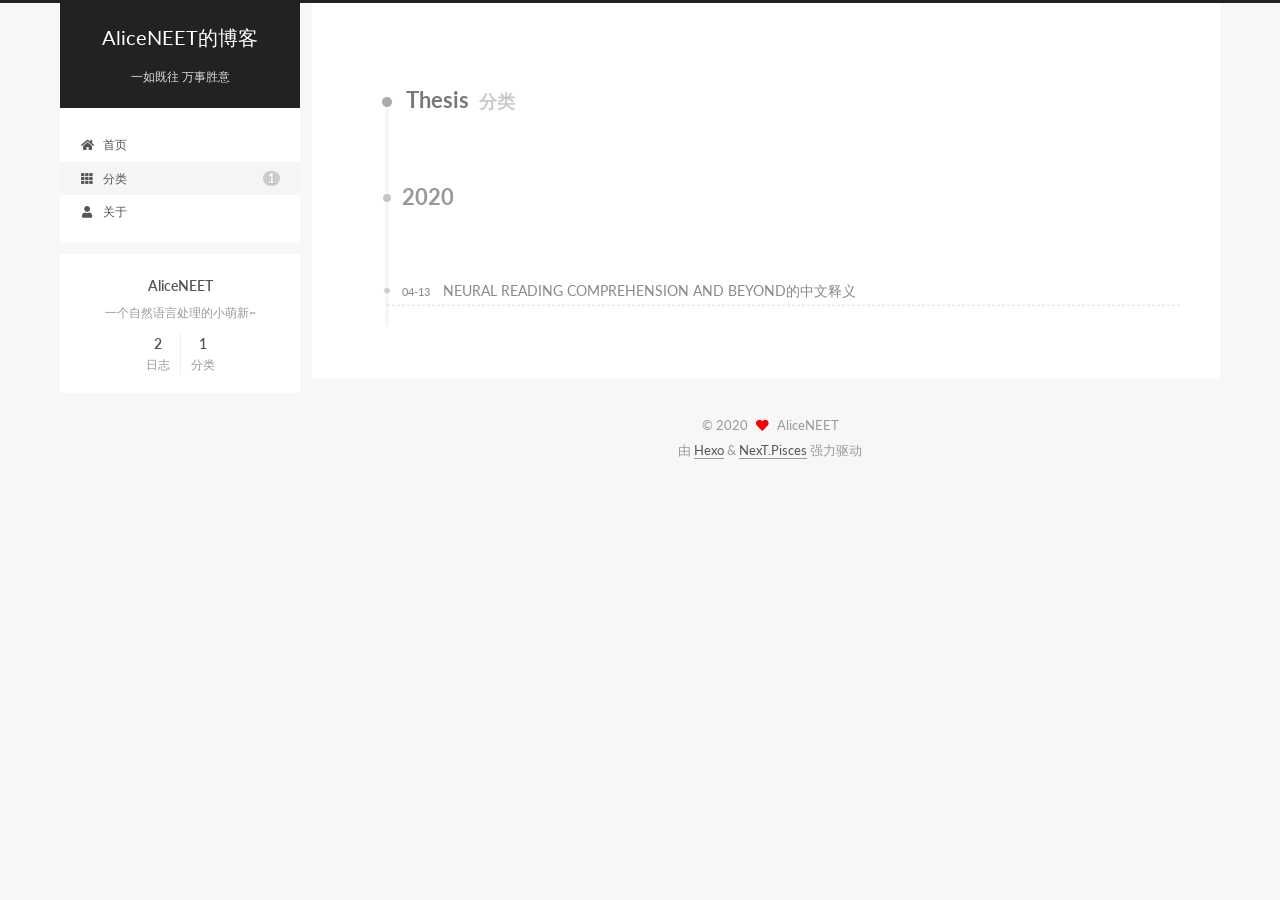
<file: categories/Thesis/index.html>
<!DOCTYPE html>
<html lang="zh-CN">
<head>
  <meta charset="UTF-8">
<meta name="viewport" content="width=device-width, initial-scale=1, maximum-scale=2">
<meta name="theme-color" content="#222">
<meta name="generator" content="Hexo 4.2.0">
  <link rel="apple-touch-icon" sizes="180x180" href="/images/apple-touch-icon-next.png">
  <link rel="icon" type="image/png" sizes="32x32" href="/images/favicon-32x32-next.png">
  <link rel="icon" type="image/png" sizes="16x16" href="/images/favicon-16x16-next.png">
  <link rel="mask-icon" href="/images/logo.svg" color="#222">

<link rel="stylesheet" href="/css/main.css">

<link rel="stylesheet" href="//fonts.googleapis.com/css?family=Lato:300,300italic,400,400italic,700,700italic&display=swap&subset=latin,latin-ext">
<link rel="stylesheet" href="/lib/font-awesome/css/all.min.css">

<script id="hexo-configurations">
    var NexT = window.NexT || {};
    var CONFIG = {"hostname":"aliceneet.github.io","root":"/","scheme":"Pisces","version":"7.8.0","exturl":false,"sidebar":{"position":"left","display":"post","padding":18,"offset":12,"onmobile":false},"copycode":{"enable":false,"show_result":false,"style":null},"back2top":{"enable":true,"sidebar":false,"scrollpercent":false},"bookmark":{"enable":false,"color":"#222","save":"auto"},"fancybox":false,"mediumzoom":false,"lazyload":false,"pangu":false,"comments":{"style":"tabs","active":null,"storage":true,"lazyload":false,"nav":null},"algolia":{"hits":{"per_page":10},"labels":{"input_placeholder":"Search for Posts","hits_empty":"We didn't find any results for the search: ${query}","hits_stats":"${hits} results found in ${time} ms"}},"localsearch":{"enable":false,"trigger":"auto","top_n_per_article":1,"unescape":false,"preload":false},"motion":{"enable":true,"async":false,"transition":{"post_block":"fadeIn","post_header":"slideDownIn","post_body":"slideDownIn","coll_header":"slideLeftIn","sidebar":"slideUpIn"}}};
  </script>

  <meta name="description" content="一个自然语言处理的小萌新~">
<meta property="og:type" content="website">
<meta property="og:title" content="AliceNEET的博客">
<meta property="og:url" content="http://aliceneet.github.io/categories/Thesis/">
<meta property="og:site_name" content="AliceNEET的博客">
<meta property="og:description" content="一个自然语言处理的小萌新~">
<meta property="og:locale" content="zh_CN">
<meta property="article:author" content="AliceNEET">
<meta property="article:tag" content="自然语言处理">
<meta property="article:tag" content="图神经网络">
<meta property="article:tag" content="pytorch">
<meta property="article:tag" content="tensorflow">
<meta name="twitter:card" content="summary">

<link rel="canonical" href="http://aliceneet.github.io/categories/Thesis/">


<script id="page-configurations">
  // https://hexo.io/docs/variables.html
  CONFIG.page = {
    sidebar: "",
    isHome : false,
    isPost : false,
    lang   : 'zh-CN'
  };
</script>

  <title>分类: Thesis | AliceNEET的博客</title>
  






  <noscript>
  <style>
  .use-motion .brand,
  .use-motion .menu-item,
  .sidebar-inner,
  .use-motion .post-block,
  .use-motion .pagination,
  .use-motion .comments,
  .use-motion .post-header,
  .use-motion .post-body,
  .use-motion .collection-header { opacity: initial; }

  .use-motion .site-title,
  .use-motion .site-subtitle {
    opacity: initial;
    top: initial;
  }

  .use-motion .logo-line-before i { left: initial; }
  .use-motion .logo-line-after i { right: initial; }
  </style>
</noscript>

</head>

<body itemscope itemtype="http://schema.org/WebPage">
  <div class="container use-motion">
    <div class="headband"></div>

    <header class="header" itemscope itemtype="http://schema.org/WPHeader">
      <div class="header-inner"><div class="site-brand-container">
  <div class="site-nav-toggle">
    <div class="toggle" aria-label="切换导航栏">
      <span class="toggle-line toggle-line-first"></span>
      <span class="toggle-line toggle-line-middle"></span>
      <span class="toggle-line toggle-line-last"></span>
    </div>
  </div>

  <div class="site-meta">

    <a href="/" class="brand" rel="start">
      <span class="logo-line-before"><i></i></span>
      <h1 class="site-title">AliceNEET的博客</h1>
      <span class="logo-line-after"><i></i></span>
    </a>
      <p class="site-subtitle" itemprop="description">一如既往 万事胜意</p>
  </div>

  <div class="site-nav-right">
    <div class="toggle popup-trigger">
    </div>
  </div>
</div>




<nav class="site-nav">
  <ul id="menu" class="main-menu menu">
        <li class="menu-item menu-item-home">

    <a href="/" rel="section"><i class="fa fa-home fa-fw"></i>首页</a>

  </li>
        <li class="menu-item menu-item-categories">

    <a href="/categories/" rel="section"><i class="fa fa-th fa-fw"></i>分类<span class="badge">1</span></a>

  </li>
        <li class="menu-item menu-item-about">

    <a href="/about/" rel="section"><i class="fa fa-user fa-fw"></i>关于</a>

  </li>
  </ul>
</nav>




</div>
    </header>

    
  <div class="back-to-top">
    <i class="fa fa-arrow-up"></i>
    <span>0%</span>
  </div>


    <main class="main">
      <div class="main-inner">
        <div class="content-wrap">
          

          <div class="content category">
            

  
  
  
  <div class="post-block">
    <div class="posts-collapse">
      <div class="collection-title">
        <h2 class="collection-header">Thesis
          <small>分类</small>
        </h2>
      </div>

      
    <div class="collection-year">
      <span class="collection-header">2020</span>
    </div>

  <article itemscope itemtype="http://schema.org/Article">
    <header class="post-header">

      <div class="post-meta">
        <time itemprop="dateCreated"
              datetime="2020-04-13T13:19:49+08:00"
              content="2020-04-13">
          04-13
        </time>
      </div>

      <div class="post-title">
          <a class="post-title-link" href="/2020/04/13/chendq-thesis-zh/" itemprop="url">
            <span itemprop="name">NEURAL READING COMPREHENSION AND BEYOND的中文释义</span>
          </a>
      </div>

    </header>
  </article>

    </div>
  </div>
  
  
  

  



          </div>
          

<script>
  window.addEventListener('tabs:register', () => {
    let { activeClass } = CONFIG.comments;
    if (CONFIG.comments.storage) {
      activeClass = localStorage.getItem('comments_active') || activeClass;
    }
    if (activeClass) {
      let activeTab = document.querySelector(`a[href="#comment-${activeClass}"]`);
      if (activeTab) {
        activeTab.click();
      }
    }
  });
  if (CONFIG.comments.storage) {
    window.addEventListener('tabs:click', event => {
      if (!event.target.matches('.tabs-comment .tab-content .tab-pane')) return;
      let commentClass = event.target.classList[1];
      localStorage.setItem('comments_active', commentClass);
    });
  }
</script>

        </div>
          
  
  <div class="toggle sidebar-toggle">
    <span class="toggle-line toggle-line-first"></span>
    <span class="toggle-line toggle-line-middle"></span>
    <span class="toggle-line toggle-line-last"></span>
  </div>

  <aside class="sidebar">
    <div class="sidebar-inner">

      <ul class="sidebar-nav motion-element">
        <li class="sidebar-nav-toc">
          文章目录
        </li>
        <li class="sidebar-nav-overview">
          站点概览
        </li>
      </ul>

      <!--noindex-->
      <div class="post-toc-wrap sidebar-panel">
      </div>
      <!--/noindex-->

      <div class="site-overview-wrap sidebar-panel">
        <div class="site-author motion-element" itemprop="author" itemscope itemtype="http://schema.org/Person">
  <p class="site-author-name" itemprop="name">AliceNEET</p>
  <div class="site-description" itemprop="description">一个自然语言处理的小萌新~</div>
</div>
<div class="site-state-wrap motion-element">
  <nav class="site-state">
      <div class="site-state-item site-state-posts">
          <a href="/archives">
          <span class="site-state-item-count">2</span>
          <span class="site-state-item-name">日志</span>
        </a>
      </div>
      <div class="site-state-item site-state-categories">
            <a href="/categories/">
          
        <span class="site-state-item-count">1</span>
        <span class="site-state-item-name">分类</span></a>
      </div>
  </nav>
</div>



      </div>

    </div>
  </aside>
  <div id="sidebar-dimmer"></div>


      </div>
    </main>

    <footer class="footer">
      <div class="footer-inner">
        

        

<div class="copyright">
  
  &copy; 
  <span itemprop="copyrightYear">2020</span>
  <span class="with-love">
    <i class="fa fa-heart"></i>
  </span>
  <span class="author" itemprop="copyrightHolder">AliceNEET</span>
</div>
  <div class="powered-by">由 <a href="https://hexo.io/" class="theme-link" rel="noopener" target="_blank">Hexo</a> & <a href="https://pisces.theme-next.org/" class="theme-link" rel="noopener" target="_blank">NexT.Pisces</a> 强力驱动
  </div>

        








      </div>
    </footer>
  </div>

  
  <script src="/lib/anime.min.js"></script>
  <script src="/lib/velocity/velocity.min.js"></script>
  <script src="/lib/velocity/velocity.ui.min.js"></script>

<script src="/js/utils.js"></script>

<script src="/js/motion.js"></script>


<script src="/js/schemes/pisces.js"></script>


<script src="/js/next-boot.js"></script>




  















  

  

</body>
</html>
</file>
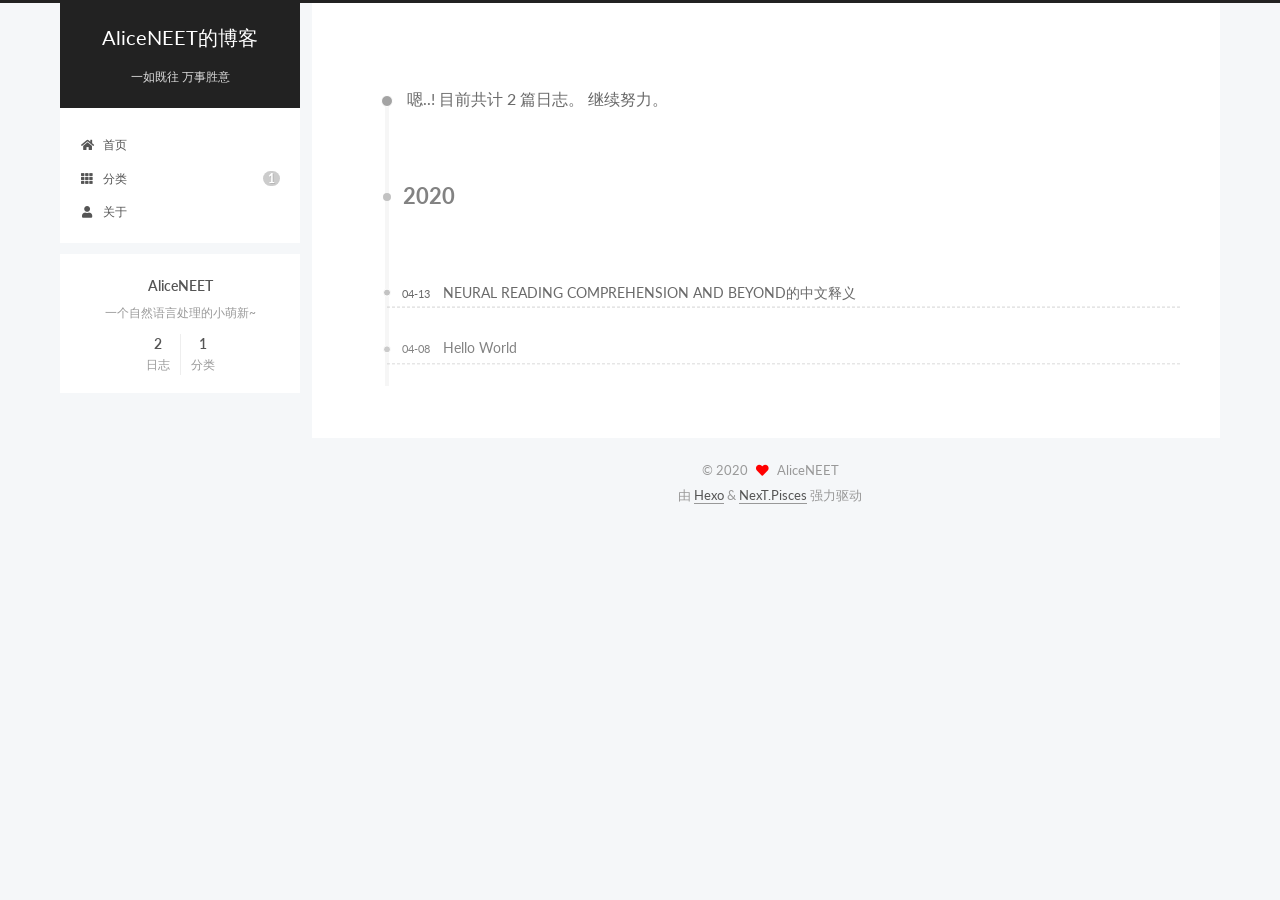
<file: archives/2020/04/index.html>
<!DOCTYPE html>
<html lang="zh-CN">
<head>
  <meta charset="UTF-8">
<meta name="viewport" content="width=device-width, initial-scale=1, maximum-scale=2">
<meta name="theme-color" content="#222">
<meta name="generator" content="Hexo 4.2.0">
  <link rel="apple-touch-icon" sizes="180x180" href="/images/apple-touch-icon-next.png">
  <link rel="icon" type="image/png" sizes="32x32" href="/images/favicon-32x32-next.png">
  <link rel="icon" type="image/png" sizes="16x16" href="/images/favicon-16x16-next.png">
  <link rel="mask-icon" href="/images/logo.svg" color="#222">

<link rel="stylesheet" href="/css/main.css">

<link rel="stylesheet" href="//fonts.googleapis.com/css?family=Lato:300,300italic,400,400italic,700,700italic&display=swap&subset=latin,latin-ext">
<link rel="stylesheet" href="/lib/font-awesome/css/all.min.css">

<script id="hexo-configurations">
    var NexT = window.NexT || {};
    var CONFIG = {"hostname":"aliceneet.github.io","root":"/","scheme":"Pisces","version":"7.8.0","exturl":false,"sidebar":{"position":"left","display":"post","padding":18,"offset":12,"onmobile":false},"copycode":{"enable":false,"show_result":false,"style":null},"back2top":{"enable":true,"sidebar":false,"scrollpercent":false},"bookmark":{"enable":false,"color":"#222","save":"auto"},"fancybox":false,"mediumzoom":false,"lazyload":false,"pangu":false,"comments":{"style":"tabs","active":null,"storage":true,"lazyload":false,"nav":null},"algolia":{"hits":{"per_page":10},"labels":{"input_placeholder":"Search for Posts","hits_empty":"We didn't find any results for the search: ${query}","hits_stats":"${hits} results found in ${time} ms"}},"localsearch":{"enable":false,"trigger":"auto","top_n_per_article":1,"unescape":false,"preload":false},"motion":{"enable":true,"async":false,"transition":{"post_block":"fadeIn","post_header":"slideDownIn","post_body":"slideDownIn","coll_header":"slideLeftIn","sidebar":"slideUpIn"}}};
  </script>

  <meta name="description" content="一个自然语言处理的小萌新~">
<meta property="og:type" content="website">
<meta property="og:title" content="AliceNEET的博客">
<meta property="og:url" content="http://aliceneet.github.io/archives/2020/04/">
<meta property="og:site_name" content="AliceNEET的博客">
<meta property="og:description" content="一个自然语言处理的小萌新~">
<meta property="og:locale" content="zh_CN">
<meta property="article:author" content="AliceNEET">
<meta property="article:tag" content="自然语言处理">
<meta property="article:tag" content="图神经网络">
<meta property="article:tag" content="pytorch">
<meta property="article:tag" content="tensorflow">
<meta name="twitter:card" content="summary">

<link rel="canonical" href="http://aliceneet.github.io/archives/2020/04/">


<script id="page-configurations">
  // https://hexo.io/docs/variables.html
  CONFIG.page = {
    sidebar: "",
    isHome : false,
    isPost : false,
    lang   : 'zh-CN'
  };
</script>

  <title>归档 | AliceNEET的博客</title>
  






  <noscript>
  <style>
  .use-motion .brand,
  .use-motion .menu-item,
  .sidebar-inner,
  .use-motion .post-block,
  .use-motion .pagination,
  .use-motion .comments,
  .use-motion .post-header,
  .use-motion .post-body,
  .use-motion .collection-header { opacity: initial; }

  .use-motion .site-title,
  .use-motion .site-subtitle {
    opacity: initial;
    top: initial;
  }

  .use-motion .logo-line-before i { left: initial; }
  .use-motion .logo-line-after i { right: initial; }
  </style>
</noscript>

</head>

<body itemscope itemtype="http://schema.org/WebPage">
  <div class="container use-motion">
    <div class="headband"></div>

    <header class="header" itemscope itemtype="http://schema.org/WPHeader">
      <div class="header-inner"><div class="site-brand-container">
  <div class="site-nav-toggle">
    <div class="toggle" aria-label="切换导航栏">
      <span class="toggle-line toggle-line-first"></span>
      <span class="toggle-line toggle-line-middle"></span>
      <span class="toggle-line toggle-line-last"></span>
    </div>
  </div>

  <div class="site-meta">

    <a href="/" class="brand" rel="start">
      <span class="logo-line-before"><i></i></span>
      <h1 class="site-title">AliceNEET的博客</h1>
      <span class="logo-line-after"><i></i></span>
    </a>
      <p class="site-subtitle" itemprop="description">一如既往 万事胜意</p>
  </div>

  <div class="site-nav-right">
    <div class="toggle popup-trigger">
    </div>
  </div>
</div>




<nav class="site-nav">
  <ul id="menu" class="main-menu menu">
        <li class="menu-item menu-item-home">

    <a href="/" rel="section"><i class="fa fa-home fa-fw"></i>首页</a>

  </li>
        <li class="menu-item menu-item-categories">

    <a href="/categories/" rel="section"><i class="fa fa-th fa-fw"></i>分类<span class="badge">1</span></a>

  </li>
        <li class="menu-item menu-item-about">

    <a href="/about/" rel="section"><i class="fa fa-user fa-fw"></i>关于</a>

  </li>
  </ul>
</nav>




</div>
    </header>

    
  <div class="back-to-top">
    <i class="fa fa-arrow-up"></i>
    <span>0%</span>
  </div>


    <main class="main">
      <div class="main-inner">
        <div class="content-wrap">
          

          <div class="content archive">
            

  
  
  
  <div class="post-block">
    <div class="posts-collapse">
      <div class="collection-title">
        <span class="collection-header">嗯..! 目前共计 2 篇日志。 继续努力。</span>
      </div>

      
    <div class="collection-year">
      <span class="collection-header">2020</span>
    </div>

  <article itemscope itemtype="http://schema.org/Article">
    <header class="post-header">

      <div class="post-meta">
        <time itemprop="dateCreated"
              datetime="2020-04-13T13:19:49+08:00"
              content="2020-04-13">
          04-13
        </time>
      </div>

      <div class="post-title">
          <a class="post-title-link" href="/2020/04/13/chendq-thesis-zh/" itemprop="url">
            <span itemprop="name">NEURAL READING COMPREHENSION AND BEYOND的中文释义</span>
          </a>
      </div>

    </header>
  </article>

  <article itemscope itemtype="http://schema.org/Article">
    <header class="post-header">

      <div class="post-meta">
        <time itemprop="dateCreated"
              datetime="2020-04-08T18:34:42+08:00"
              content="2020-04-08">
          04-08
        </time>
      </div>

      <div class="post-title">
          <a class="post-title-link" href="/2020/04/08/hello-world/" itemprop="url">
            <span itemprop="name">Hello World</span>
          </a>
      </div>

    </header>
  </article>


    </div>
  </div>
  
  
  

  



          </div>
          

<script>
  window.addEventListener('tabs:register', () => {
    let { activeClass } = CONFIG.comments;
    if (CONFIG.comments.storage) {
      activeClass = localStorage.getItem('comments_active') || activeClass;
    }
    if (activeClass) {
      let activeTab = document.querySelector(`a[href="#comment-${activeClass}"]`);
      if (activeTab) {
        activeTab.click();
      }
    }
  });
  if (CONFIG.comments.storage) {
    window.addEventListener('tabs:click', event => {
      if (!event.target.matches('.tabs-comment .tab-content .tab-pane')) return;
      let commentClass = event.target.classList[1];
      localStorage.setItem('comments_active', commentClass);
    });
  }
</script>

        </div>
          
  
  <div class="toggle sidebar-toggle">
    <span class="toggle-line toggle-line-first"></span>
    <span class="toggle-line toggle-line-middle"></span>
    <span class="toggle-line toggle-line-last"></span>
  </div>

  <aside class="sidebar">
    <div class="sidebar-inner">

      <ul class="sidebar-nav motion-element">
        <li class="sidebar-nav-toc">
          文章目录
        </li>
        <li class="sidebar-nav-overview">
          站点概览
        </li>
      </ul>

      <!--noindex-->
      <div class="post-toc-wrap sidebar-panel">
      </div>
      <!--/noindex-->

      <div class="site-overview-wrap sidebar-panel">
        <div class="site-author motion-element" itemprop="author" itemscope itemtype="http://schema.org/Person">
  <p class="site-author-name" itemprop="name">AliceNEET</p>
  <div class="site-description" itemprop="description">一个自然语言处理的小萌新~</div>
</div>
<div class="site-state-wrap motion-element">
  <nav class="site-state">
      <div class="site-state-item site-state-posts">
          <a href="/archives">
          <span class="site-state-item-count">2</span>
          <span class="site-state-item-name">日志</span>
        </a>
      </div>
      <div class="site-state-item site-state-categories">
            <a href="/categories/">
          
        <span class="site-state-item-count">1</span>
        <span class="site-state-item-name">分类</span></a>
      </div>
  </nav>
</div>



      </div>

    </div>
  </aside>
  <div id="sidebar-dimmer"></div>


      </div>
    </main>

    <footer class="footer">
      <div class="footer-inner">
        

        

<div class="copyright">
  
  &copy; 
  <span itemprop="copyrightYear">2020</span>
  <span class="with-love">
    <i class="fa fa-heart"></i>
  </span>
  <span class="author" itemprop="copyrightHolder">AliceNEET</span>
</div>
  <div class="powered-by">由 <a href="https://hexo.io/" class="theme-link" rel="noopener" target="_blank">Hexo</a> & <a href="https://pisces.theme-next.org/" class="theme-link" rel="noopener" target="_blank">NexT.Pisces</a> 强力驱动
  </div>

        








      </div>
    </footer>
  </div>

  
  <script src="/lib/anime.min.js"></script>
  <script src="/lib/velocity/velocity.min.js"></script>
  <script src="/lib/velocity/velocity.ui.min.js"></script>

<script src="/js/utils.js"></script>

<script src="/js/motion.js"></script>


<script src="/js/schemes/pisces.js"></script>


<script src="/js/next-boot.js"></script>




  















  

  

</body>
</html>
</file>
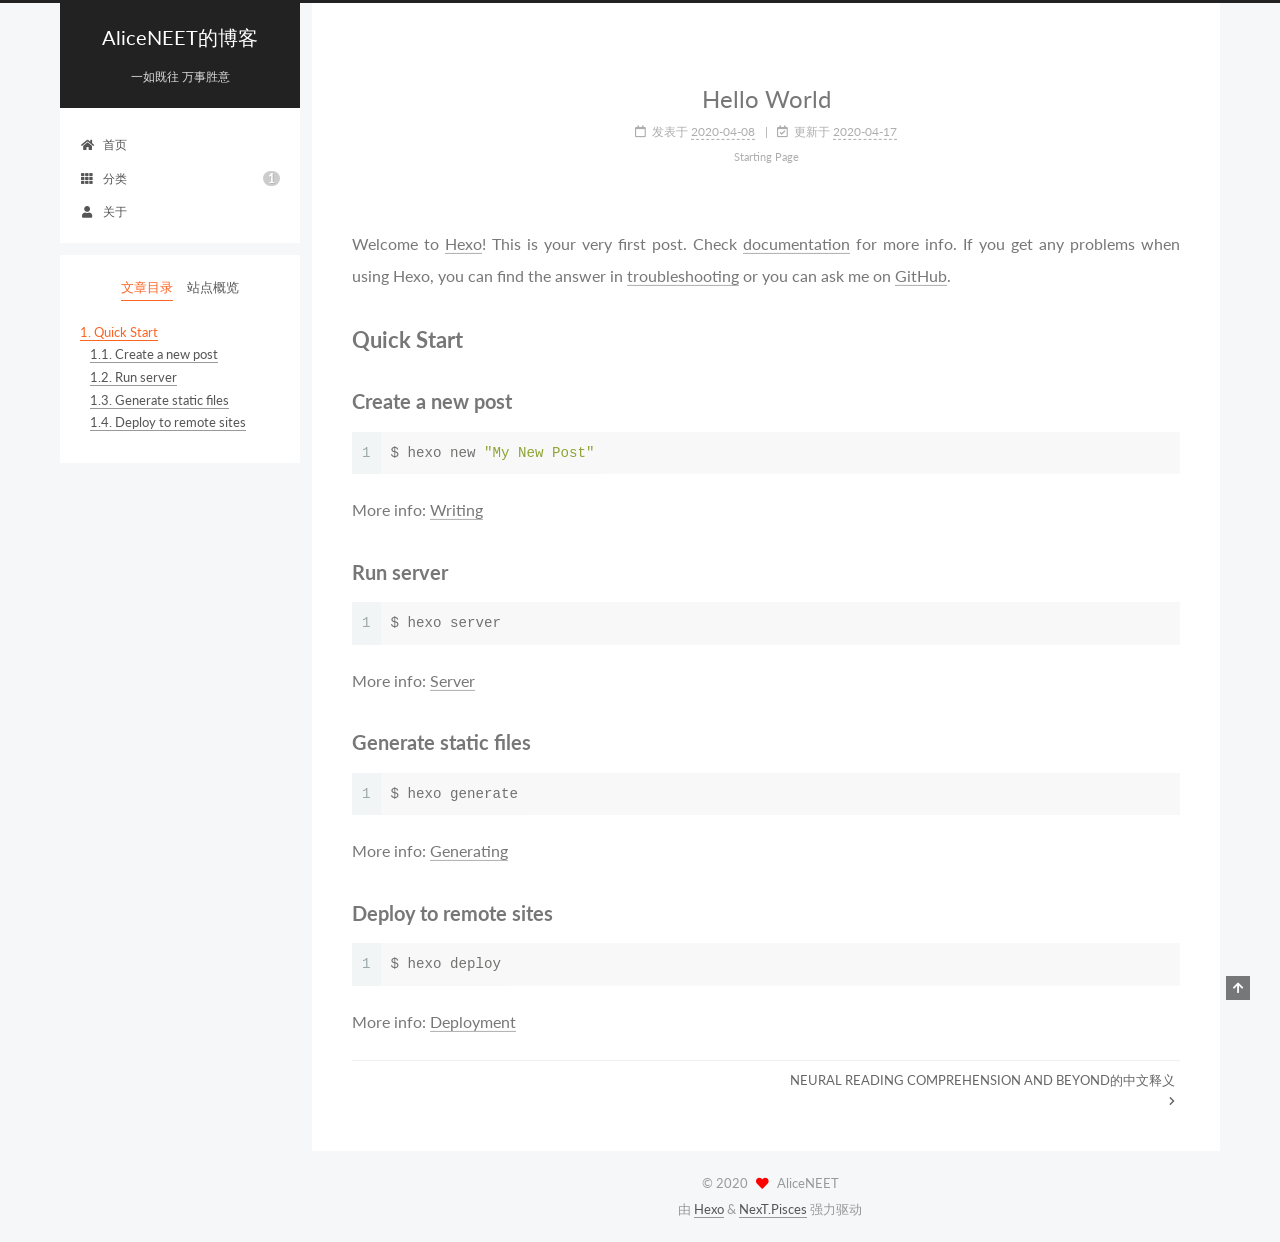
<file: 2020/04/08/hello-world/index.html>
<!DOCTYPE html>
<html lang="zh-CN">
<head>
  <meta charset="UTF-8">
<meta name="viewport" content="width=device-width, initial-scale=1, maximum-scale=2">
<meta name="theme-color" content="#222">
<meta name="generator" content="Hexo 4.2.0">
  <link rel="apple-touch-icon" sizes="180x180" href="/images/apple-touch-icon-next.png">
  <link rel="icon" type="image/png" sizes="32x32" href="/images/favicon-32x32-next.png">
  <link rel="icon" type="image/png" sizes="16x16" href="/images/favicon-16x16-next.png">
  <link rel="mask-icon" href="/images/logo.svg" color="#222">

<link rel="stylesheet" href="/css/main.css">

<link rel="stylesheet" href="//fonts.googleapis.com/css?family=Lato:300,300italic,400,400italic,700,700italic&display=swap&subset=latin,latin-ext">
<link rel="stylesheet" href="/lib/font-awesome/css/all.min.css">

<script id="hexo-configurations">
    var NexT = window.NexT || {};
    var CONFIG = {"hostname":"aliceneet.github.io","root":"/","scheme":"Pisces","version":"7.8.0","exturl":false,"sidebar":{"position":"left","display":"post","padding":18,"offset":12,"onmobile":false},"copycode":{"enable":false,"show_result":false,"style":null},"back2top":{"enable":true,"sidebar":false,"scrollpercent":false},"bookmark":{"enable":false,"color":"#222","save":"auto"},"fancybox":false,"mediumzoom":false,"lazyload":false,"pangu":false,"comments":{"style":"tabs","active":null,"storage":true,"lazyload":false,"nav":null},"algolia":{"hits":{"per_page":10},"labels":{"input_placeholder":"Search for Posts","hits_empty":"We didn't find any results for the search: ${query}","hits_stats":"${hits} results found in ${time} ms"}},"localsearch":{"enable":false,"trigger":"auto","top_n_per_article":1,"unescape":false,"preload":false},"motion":{"enable":true,"async":false,"transition":{"post_block":"fadeIn","post_header":"slideDownIn","post_body":"slideDownIn","coll_header":"slideLeftIn","sidebar":"slideUpIn"}}};
  </script>

  <meta name="description" content="Starting Page">
<meta property="og:type" content="article">
<meta property="og:title" content="Hello World">
<meta property="og:url" content="http://aliceneet.github.io/2020/04/08/hello-world/">
<meta property="og:site_name" content="AliceNEET的博客">
<meta property="og:description" content="Starting Page">
<meta property="og:locale" content="zh_CN">
<meta property="article:published_time" content="2020-04-08T10:34:42.860Z">
<meta property="article:modified_time" content="2020-04-17T10:11:03.560Z">
<meta property="article:author" content="AliceNEET">
<meta property="article:tag" content="自然语言处理">
<meta property="article:tag" content="图神经网络">
<meta property="article:tag" content="pytorch">
<meta property="article:tag" content="tensorflow">
<meta name="twitter:card" content="summary">

<link rel="canonical" href="http://aliceneet.github.io/2020/04/08/hello-world/">


<script id="page-configurations">
  // https://hexo.io/docs/variables.html
  CONFIG.page = {
    sidebar: "",
    isHome : false,
    isPost : true,
    lang   : 'zh-CN'
  };
</script>

  <title>Hello World | AliceNEET的博客</title>
  






  <noscript>
  <style>
  .use-motion .brand,
  .use-motion .menu-item,
  .sidebar-inner,
  .use-motion .post-block,
  .use-motion .pagination,
  .use-motion .comments,
  .use-motion .post-header,
  .use-motion .post-body,
  .use-motion .collection-header { opacity: initial; }

  .use-motion .site-title,
  .use-motion .site-subtitle {
    opacity: initial;
    top: initial;
  }

  .use-motion .logo-line-before i { left: initial; }
  .use-motion .logo-line-after i { right: initial; }
  </style>
</noscript>

</head>

<body itemscope itemtype="http://schema.org/WebPage">
  <div class="container use-motion">
    <div class="headband"></div>

    <header class="header" itemscope itemtype="http://schema.org/WPHeader">
      <div class="header-inner"><div class="site-brand-container">
  <div class="site-nav-toggle">
    <div class="toggle" aria-label="切换导航栏">
      <span class="toggle-line toggle-line-first"></span>
      <span class="toggle-line toggle-line-middle"></span>
      <span class="toggle-line toggle-line-last"></span>
    </div>
  </div>

  <div class="site-meta">

    <a href="/" class="brand" rel="start">
      <span class="logo-line-before"><i></i></span>
      <h1 class="site-title">AliceNEET的博客</h1>
      <span class="logo-line-after"><i></i></span>
    </a>
      <p class="site-subtitle" itemprop="description">一如既往 万事胜意</p>
  </div>

  <div class="site-nav-right">
    <div class="toggle popup-trigger">
    </div>
  </div>
</div>




<nav class="site-nav">
  <ul id="menu" class="main-menu menu">
        <li class="menu-item menu-item-home">

    <a href="/" rel="section"><i class="fa fa-home fa-fw"></i>首页</a>

  </li>
        <li class="menu-item menu-item-categories">

    <a href="/categories/" rel="section"><i class="fa fa-th fa-fw"></i>分类<span class="badge">1</span></a>

  </li>
        <li class="menu-item menu-item-about">

    <a href="/about/" rel="section"><i class="fa fa-user fa-fw"></i>关于</a>

  </li>
  </ul>
</nav>




</div>
    </header>

    
  <div class="back-to-top">
    <i class="fa fa-arrow-up"></i>
    <span>0%</span>
  </div>


    <main class="main">
      <div class="main-inner">
        <div class="content-wrap">
          

          <div class="content post posts-expand">
            

    
  
  
  <article itemscope itemtype="http://schema.org/Article" class="post-block" lang="zh-CN">
    <link itemprop="mainEntityOfPage" href="http://aliceneet.github.io/2020/04/08/hello-world/">

    <span hidden itemprop="author" itemscope itemtype="http://schema.org/Person">
      <meta itemprop="image" content="/images/avatar.gif">
      <meta itemprop="name" content="AliceNEET">
      <meta itemprop="description" content="一个自然语言处理的小萌新~">
    </span>

    <span hidden itemprop="publisher" itemscope itemtype="http://schema.org/Organization">
      <meta itemprop="name" content="AliceNEET的博客">
    </span>
      <header class="post-header">
        <h1 class="post-title" itemprop="name headline">
          Hello World
        </h1>

        <div class="post-meta">
            <span class="post-meta-item">
              <span class="post-meta-item-icon">
                <i class="far fa-calendar"></i>
              </span>
              <span class="post-meta-item-text">发表于</span>

              <time title="创建时间：2020-04-08 18:34:42" itemprop="dateCreated datePublished" datetime="2020-04-08T18:34:42+08:00">2020-04-08</time>
            </span>
              <span class="post-meta-item">
                <span class="post-meta-item-icon">
                  <i class="far fa-calendar-check"></i>
                </span>
                <span class="post-meta-item-text">更新于</span>
                <time title="修改时间：2020-04-17 18:11:03" itemprop="dateModified" datetime="2020-04-17T18:11:03+08:00">2020-04-17</time>
              </span>

          
            <div class="post-description">Starting Page</div>

        </div>
      </header>

    
    
    
    <div class="post-body" itemprop="articleBody">

      
        <a id="more"></a>

<p>Welcome to <a href="https://hexo.io/" target="_blank" rel="noopener">Hexo</a>! This is your very first post. Check <a href="https://hexo.io/docs/" target="_blank" rel="noopener">documentation</a> for more info. If you get any problems when using Hexo, you can find the answer in <a href="https://hexo.io/docs/troubleshooting.html" target="_blank" rel="noopener">troubleshooting</a> or you can ask me on <a href="https://github.com/hexojs/hexo/issues" target="_blank" rel="noopener">GitHub</a>.</p>
<h2 id="Quick-Start"><a href="#Quick-Start" class="headerlink" title="Quick Start"></a>Quick Start</h2><h3 id="Create-a-new-post"><a href="#Create-a-new-post" class="headerlink" title="Create a new post"></a>Create a new post</h3><figure class="highlight bash"><table><tr><td class="gutter"><pre><span class="line">1</span><br></pre></td><td class="code"><pre><span class="line">$ hexo new <span class="string">"My New Post"</span></span><br></pre></td></tr></table></figure>

<p>More info: <a href="https://hexo.io/docs/writing.html" target="_blank" rel="noopener">Writing</a></p>
<h3 id="Run-server"><a href="#Run-server" class="headerlink" title="Run server"></a>Run server</h3><figure class="highlight bash"><table><tr><td class="gutter"><pre><span class="line">1</span><br></pre></td><td class="code"><pre><span class="line">$ hexo server</span><br></pre></td></tr></table></figure>

<p>More info: <a href="https://hexo.io/docs/server.html" target="_blank" rel="noopener">Server</a></p>
<h3 id="Generate-static-files"><a href="#Generate-static-files" class="headerlink" title="Generate static files"></a>Generate static files</h3><figure class="highlight bash"><table><tr><td class="gutter"><pre><span class="line">1</span><br></pre></td><td class="code"><pre><span class="line">$ hexo generate</span><br></pre></td></tr></table></figure>

<p>More info: <a href="https://hexo.io/docs/generating.html" target="_blank" rel="noopener">Generating</a></p>
<h3 id="Deploy-to-remote-sites"><a href="#Deploy-to-remote-sites" class="headerlink" title="Deploy to remote sites"></a>Deploy to remote sites</h3><figure class="highlight bash"><table><tr><td class="gutter"><pre><span class="line">1</span><br></pre></td><td class="code"><pre><span class="line">$ hexo deploy</span><br></pre></td></tr></table></figure>

<p>More info: <a href="https://hexo.io/docs/one-command-deployment.html" target="_blank" rel="noopener">Deployment</a></p>

    </div>

    
    
    

      <footer class="post-footer">

        


        
    <div class="post-nav">
      <div class="post-nav-item"></div>
      <div class="post-nav-item">
    <a href="/2020/04/13/chendq-thesis-zh/" rel="next" title="NEURAL READING COMPREHENSION AND BEYOND的中文释义">
      NEURAL READING COMPREHENSION AND BEYOND的中文释义 <i class="fa fa-chevron-right"></i>
    </a></div>
    </div>
      </footer>
    
  </article>
  
  
  



          </div>
          

<script>
  window.addEventListener('tabs:register', () => {
    let { activeClass } = CONFIG.comments;
    if (CONFIG.comments.storage) {
      activeClass = localStorage.getItem('comments_active') || activeClass;
    }
    if (activeClass) {
      let activeTab = document.querySelector(`a[href="#comment-${activeClass}"]`);
      if (activeTab) {
        activeTab.click();
      }
    }
  });
  if (CONFIG.comments.storage) {
    window.addEventListener('tabs:click', event => {
      if (!event.target.matches('.tabs-comment .tab-content .tab-pane')) return;
      let commentClass = event.target.classList[1];
      localStorage.setItem('comments_active', commentClass);
    });
  }
</script>

        </div>
          
  
  <div class="toggle sidebar-toggle">
    <span class="toggle-line toggle-line-first"></span>
    <span class="toggle-line toggle-line-middle"></span>
    <span class="toggle-line toggle-line-last"></span>
  </div>

  <aside class="sidebar">
    <div class="sidebar-inner">

      <ul class="sidebar-nav motion-element">
        <li class="sidebar-nav-toc">
          文章目录
        </li>
        <li class="sidebar-nav-overview">
          站点概览
        </li>
      </ul>

      <!--noindex-->
      <div class="post-toc-wrap sidebar-panel">
          <div class="post-toc motion-element"><ol class="nav"><li class="nav-item nav-level-2"><a class="nav-link" href="#Quick-Start"><span class="nav-number">1.</span> <span class="nav-text">Quick Start</span></a><ol class="nav-child"><li class="nav-item nav-level-3"><a class="nav-link" href="#Create-a-new-post"><span class="nav-number">1.1.</span> <span class="nav-text">Create a new post</span></a></li><li class="nav-item nav-level-3"><a class="nav-link" href="#Run-server"><span class="nav-number">1.2.</span> <span class="nav-text">Run server</span></a></li><li class="nav-item nav-level-3"><a class="nav-link" href="#Generate-static-files"><span class="nav-number">1.3.</span> <span class="nav-text">Generate static files</span></a></li><li class="nav-item nav-level-3"><a class="nav-link" href="#Deploy-to-remote-sites"><span class="nav-number">1.4.</span> <span class="nav-text">Deploy to remote sites</span></a></li></ol></li></ol></div>
      </div>
      <!--/noindex-->

      <div class="site-overview-wrap sidebar-panel">
        <div class="site-author motion-element" itemprop="author" itemscope itemtype="http://schema.org/Person">
  <p class="site-author-name" itemprop="name">AliceNEET</p>
  <div class="site-description" itemprop="description">一个自然语言处理的小萌新~</div>
</div>
<div class="site-state-wrap motion-element">
  <nav class="site-state">
      <div class="site-state-item site-state-posts">
          <a href="/archives">
          <span class="site-state-item-count">2</span>
          <span class="site-state-item-name">日志</span>
        </a>
      </div>
      <div class="site-state-item site-state-categories">
            <a href="/categories/">
          
        <span class="site-state-item-count">1</span>
        <span class="site-state-item-name">分类</span></a>
      </div>
  </nav>
</div>



      </div>

    </div>
  </aside>
  <div id="sidebar-dimmer"></div>


      </div>
    </main>

    <footer class="footer">
      <div class="footer-inner">
        

        

<div class="copyright">
  
  &copy; 
  <span itemprop="copyrightYear">2020</span>
  <span class="with-love">
    <i class="fa fa-heart"></i>
  </span>
  <span class="author" itemprop="copyrightHolder">AliceNEET</span>
</div>
  <div class="powered-by">由 <a href="https://hexo.io/" class="theme-link" rel="noopener" target="_blank">Hexo</a> & <a href="https://pisces.theme-next.org/" class="theme-link" rel="noopener" target="_blank">NexT.Pisces</a> 强力驱动
  </div>

        








      </div>
    </footer>
  </div>

  
  <script src="/lib/anime.min.js"></script>
  <script src="/lib/velocity/velocity.min.js"></script>
  <script src="/lib/velocity/velocity.ui.min.js"></script>

<script src="/js/utils.js"></script>

<script src="/js/motion.js"></script>


<script src="/js/schemes/pisces.js"></script>


<script src="/js/next-boot.js"></script>




  















  

  

</body>
</html>
</file>
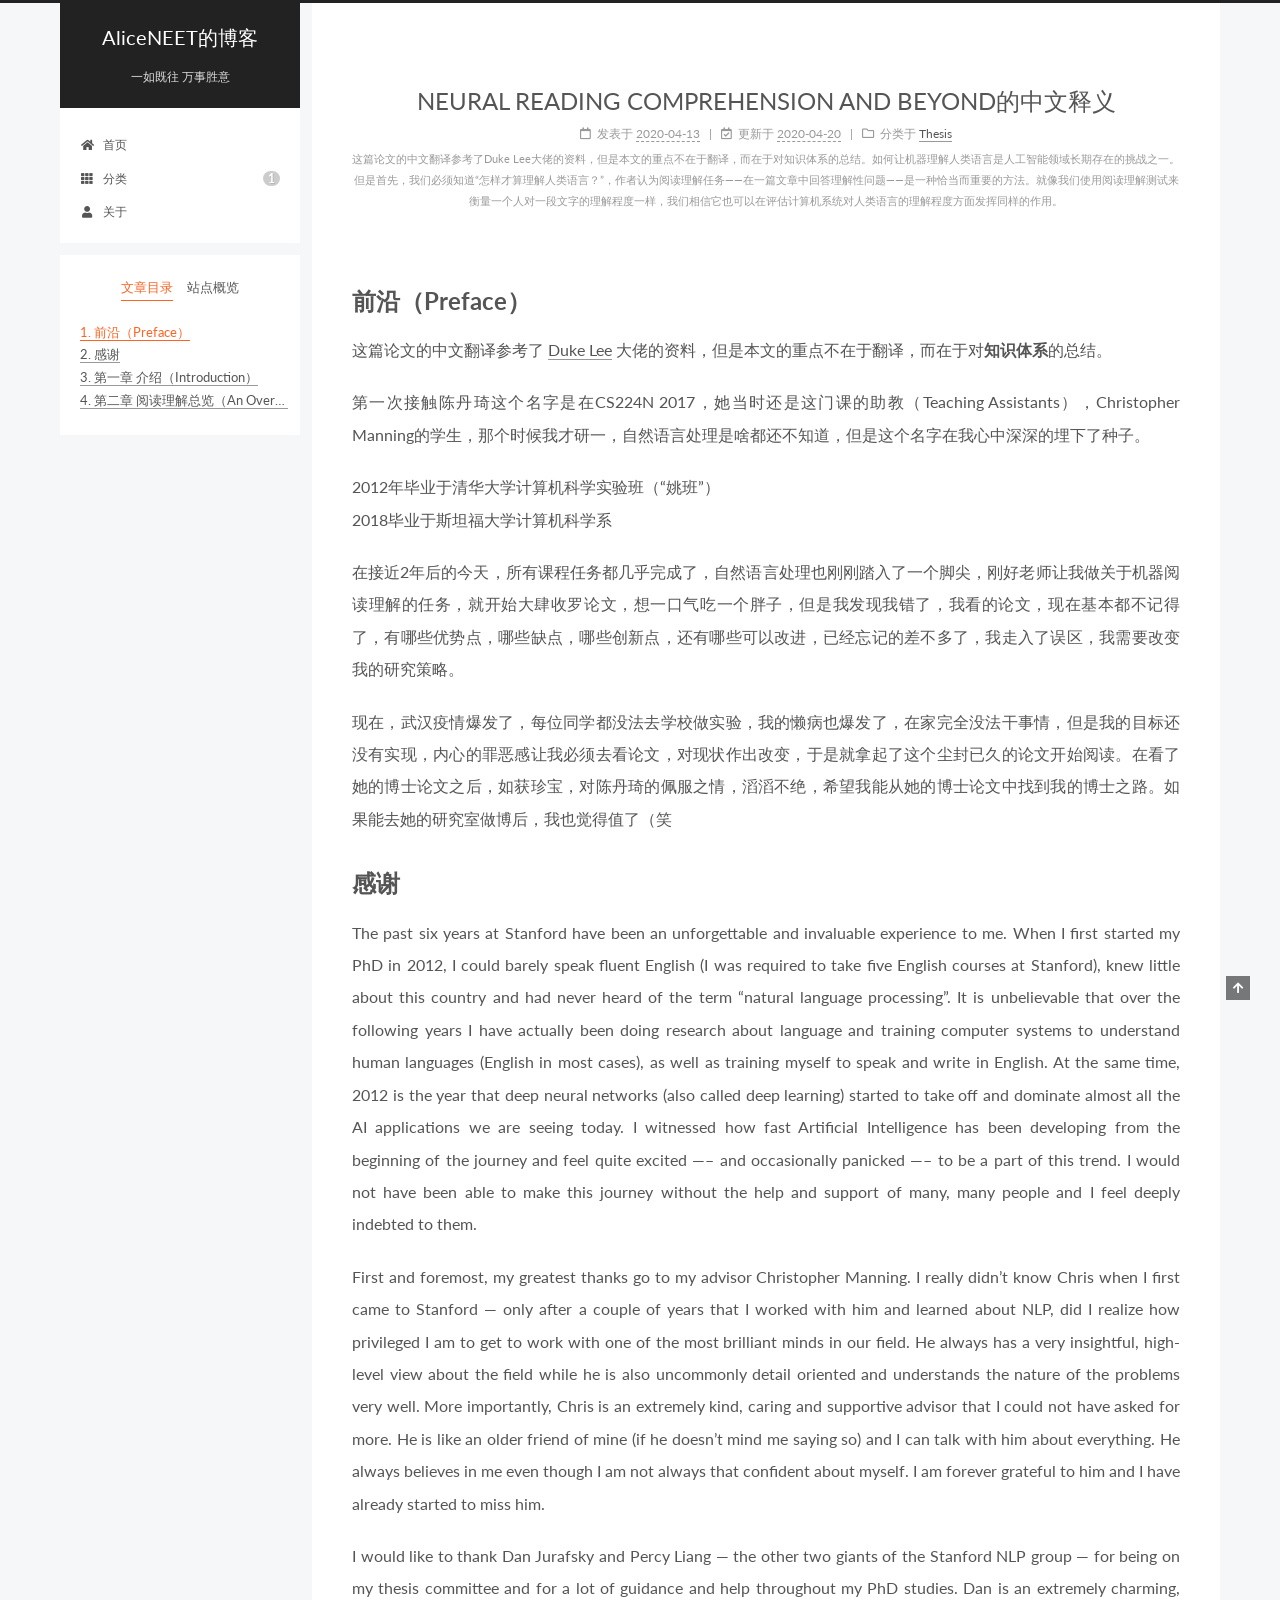
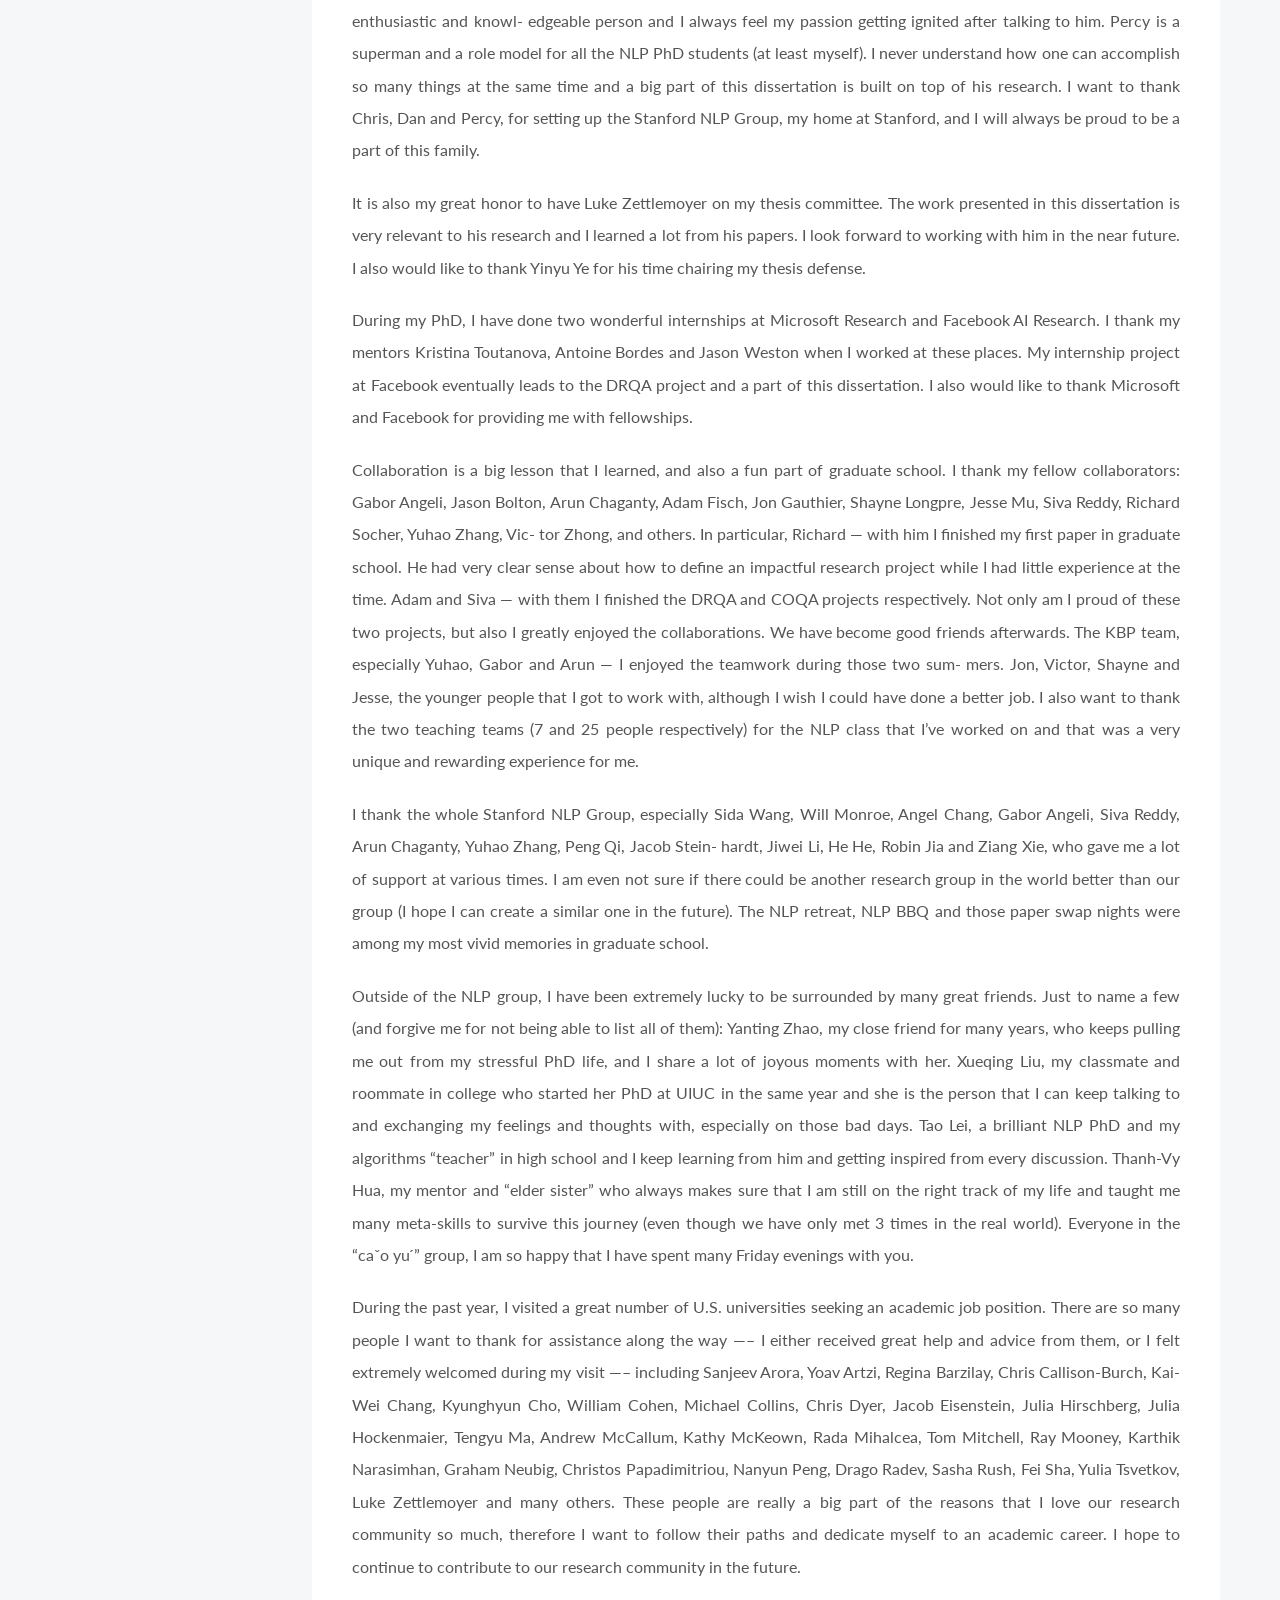
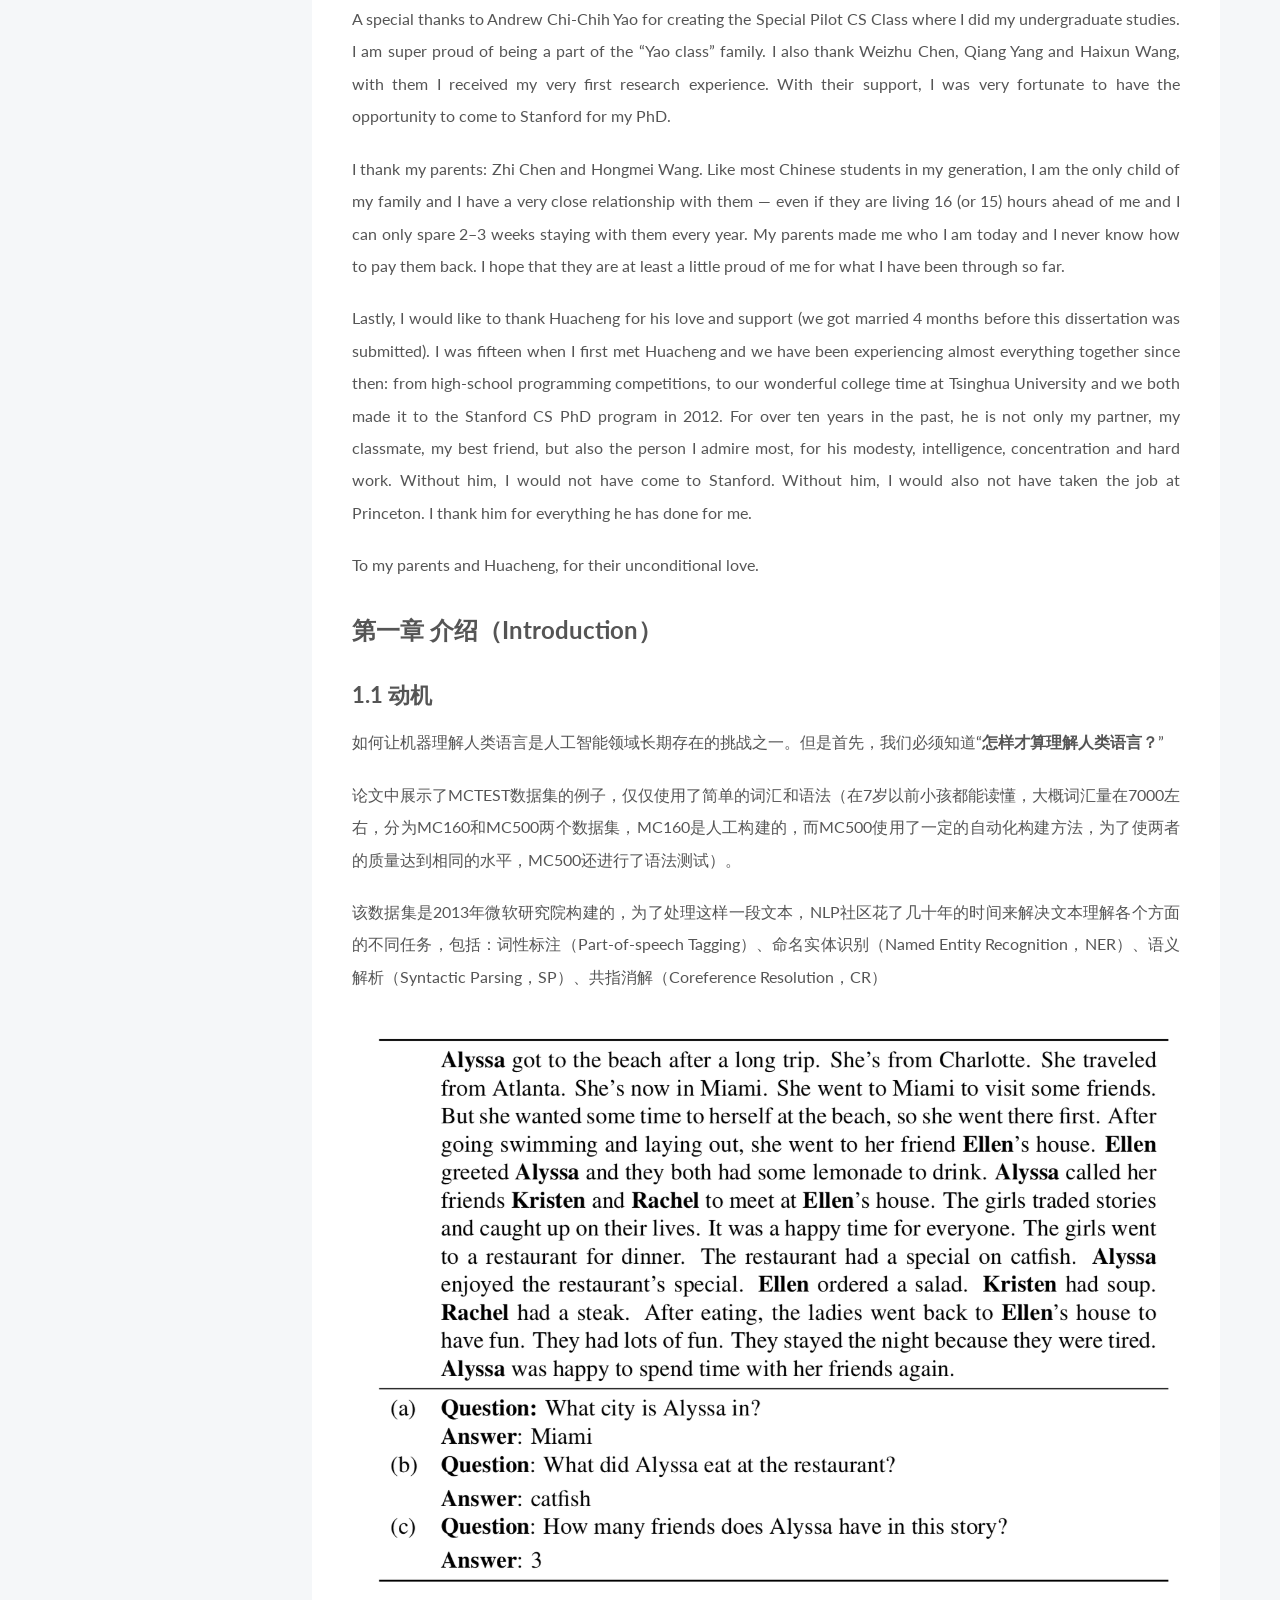
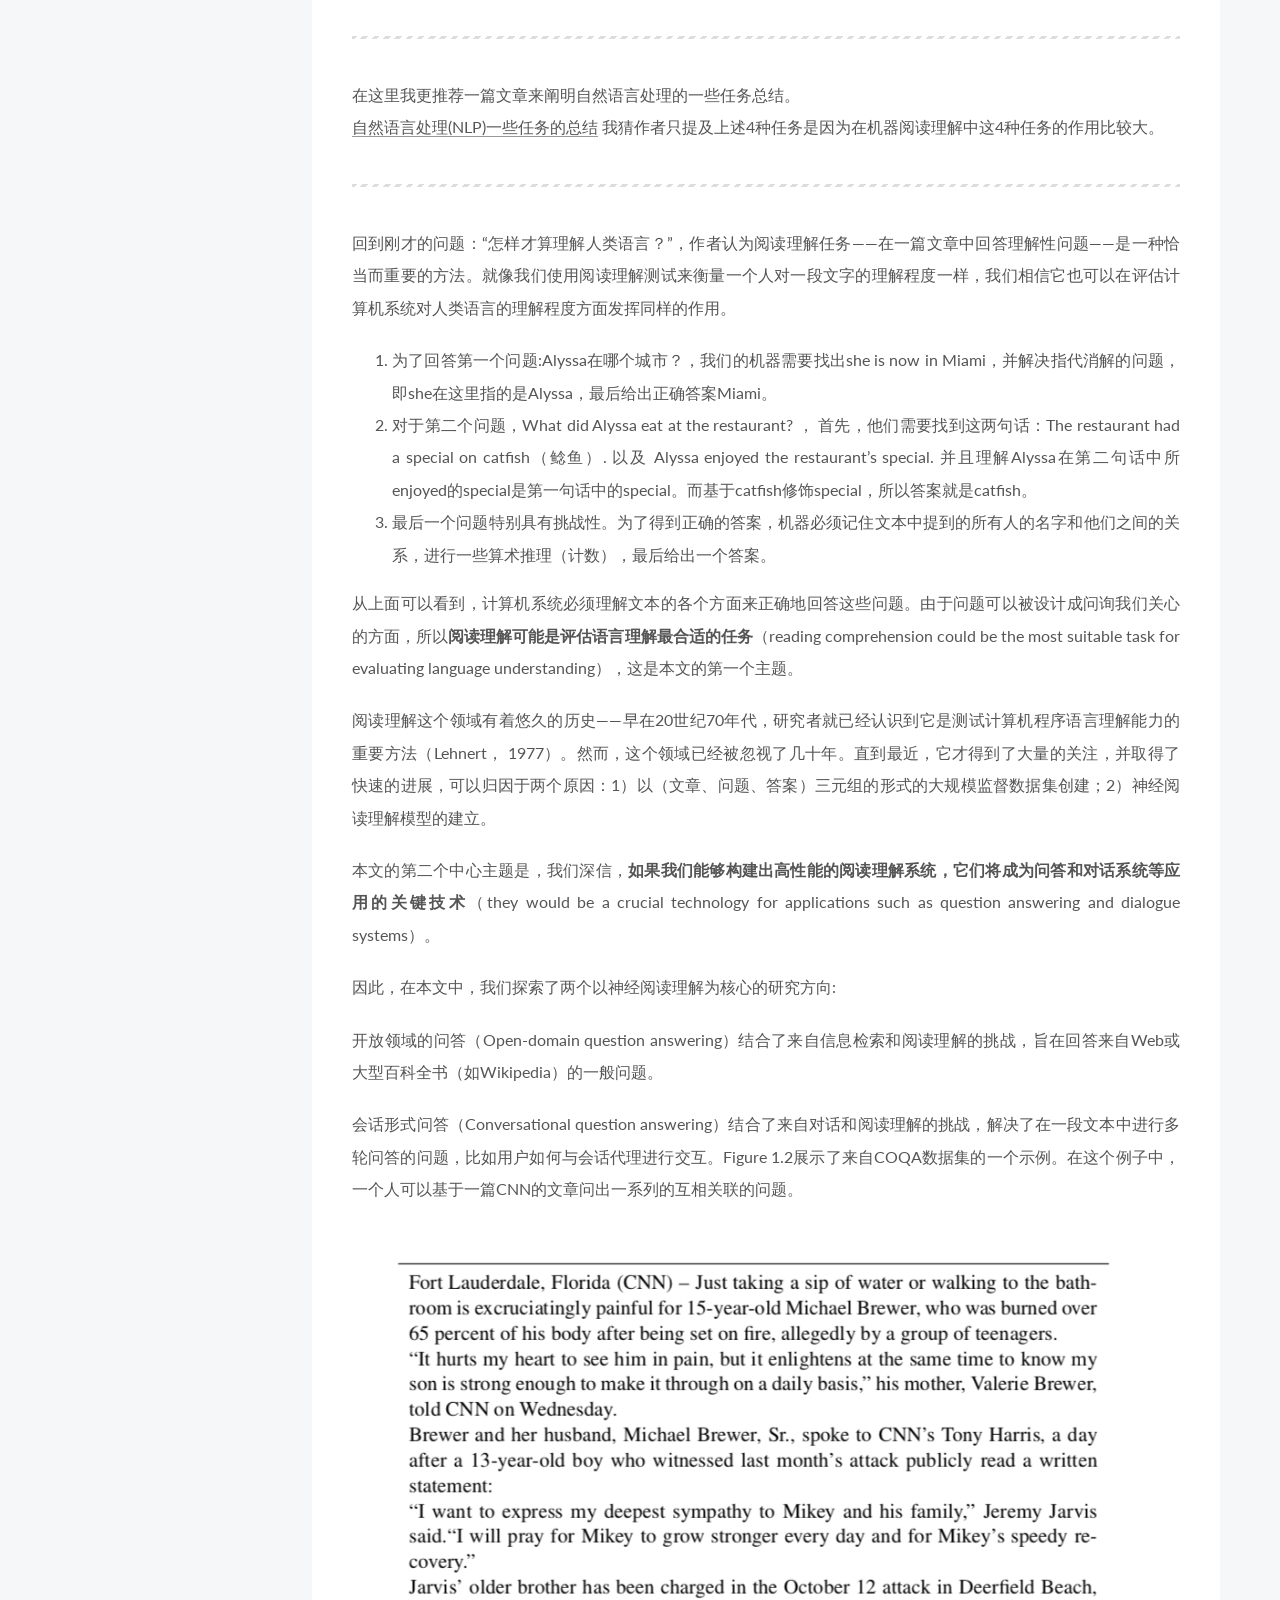
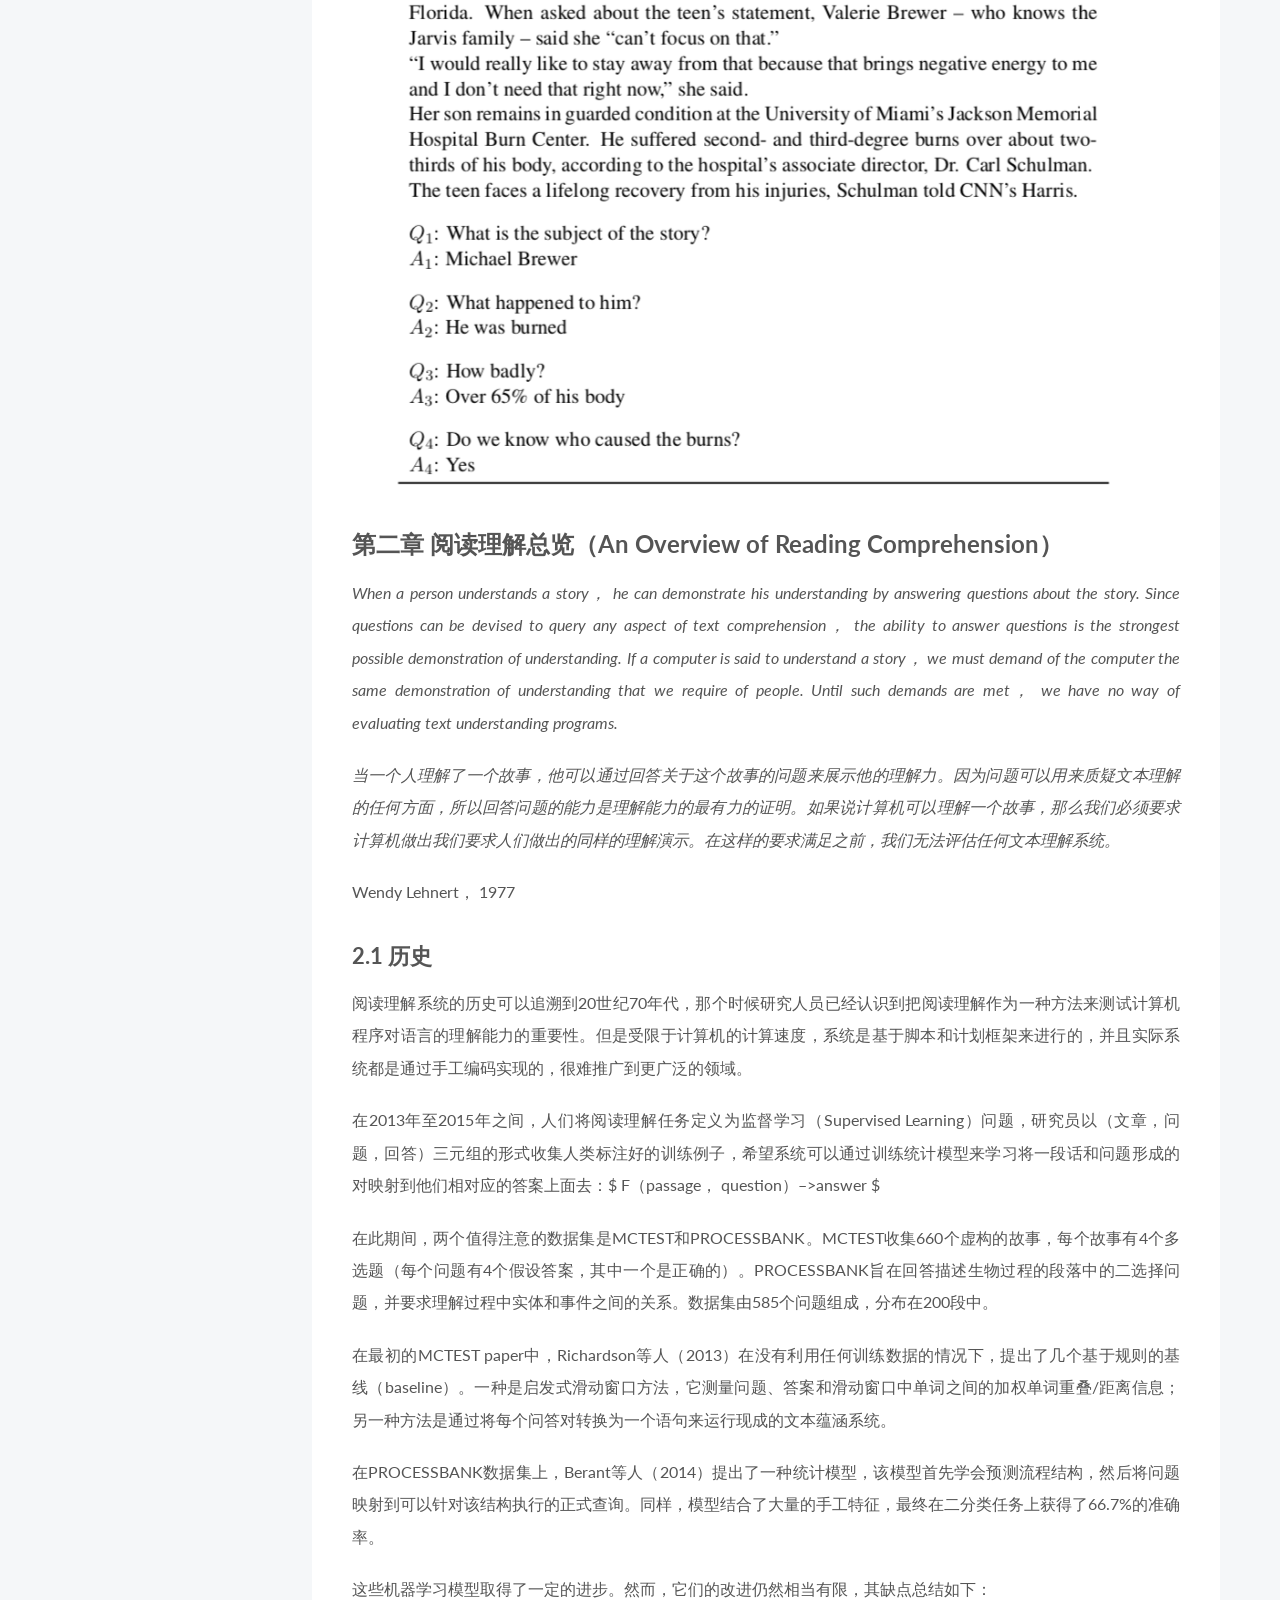
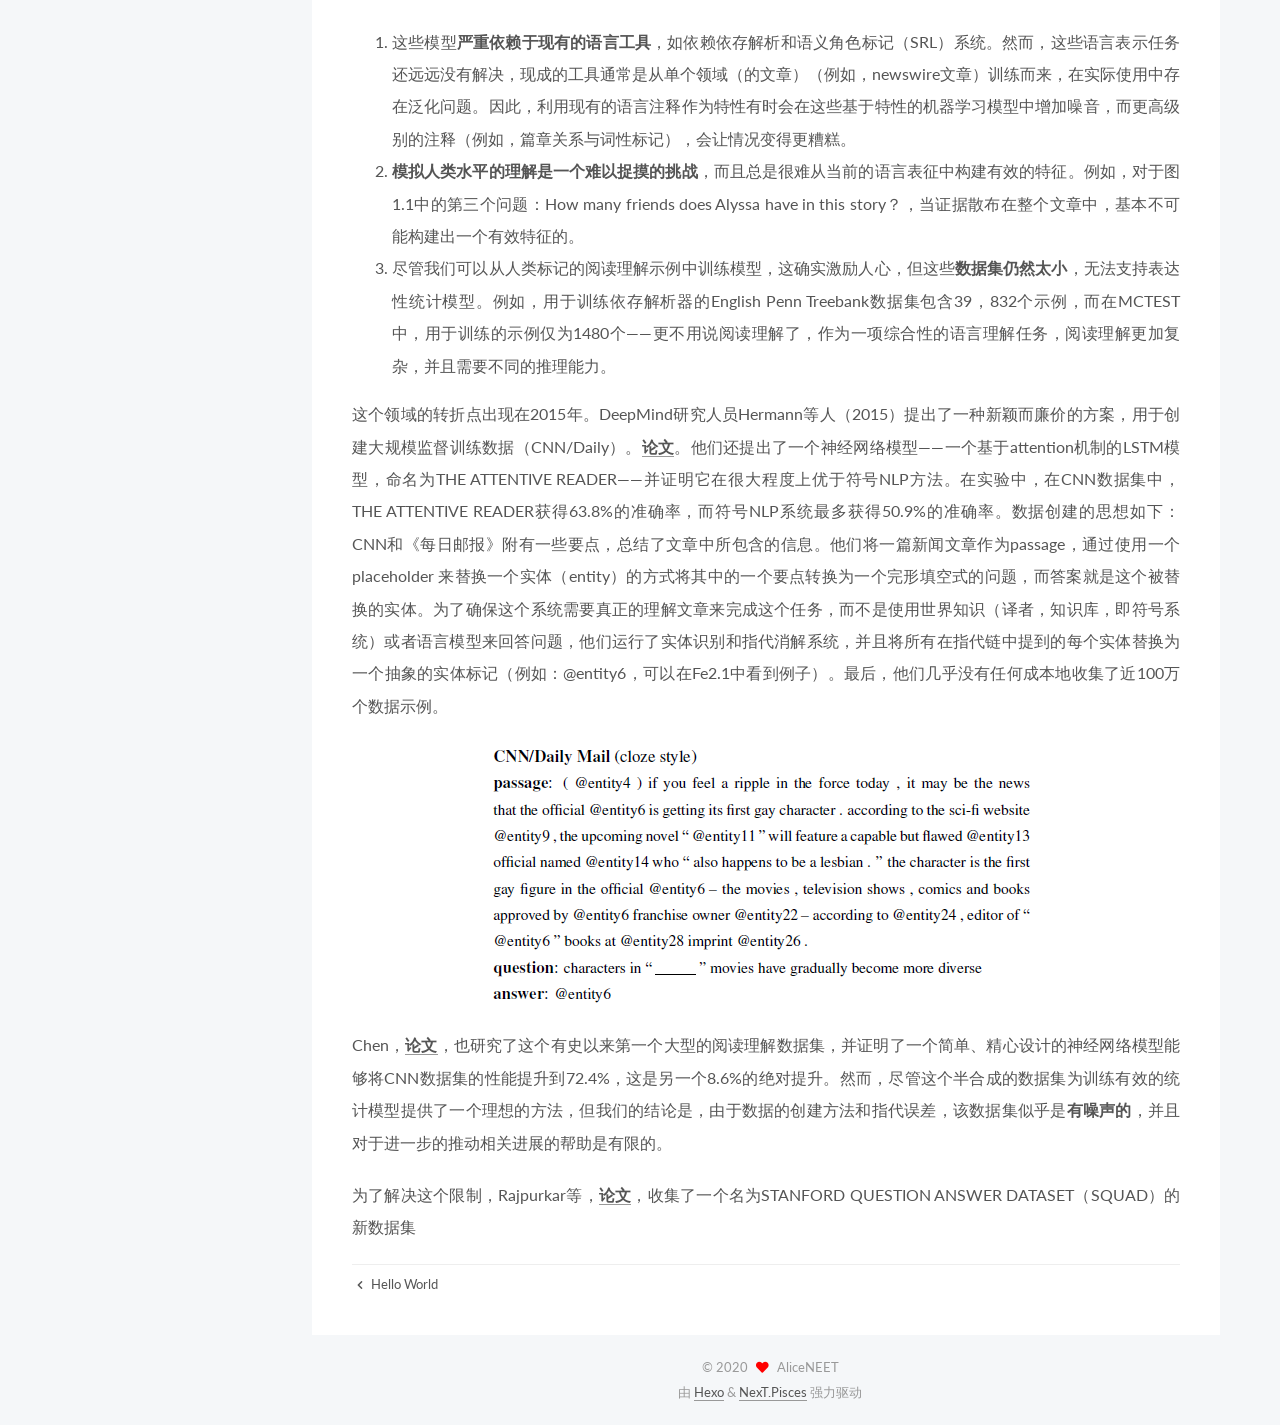
<file: 2020/04/13/chendq-thesis-zh/index.html>
<!DOCTYPE html>
<html lang="zh-CN">
<head>
  <meta charset="UTF-8">
<meta name="viewport" content="width=device-width, initial-scale=1, maximum-scale=2">
<meta name="theme-color" content="#222">
<meta name="generator" content="Hexo 4.2.0">
  <link rel="apple-touch-icon" sizes="180x180" href="/images/apple-touch-icon-next.png">
  <link rel="icon" type="image/png" sizes="32x32" href="/images/favicon-32x32-next.png">
  <link rel="icon" type="image/png" sizes="16x16" href="/images/favicon-16x16-next.png">
  <link rel="mask-icon" href="/images/logo.svg" color="#222">

<link rel="stylesheet" href="/css/main.css">

<link rel="stylesheet" href="//fonts.googleapis.com/css?family=Lato:300,300italic,400,400italic,700,700italic&display=swap&subset=latin,latin-ext">
<link rel="stylesheet" href="/lib/font-awesome/css/all.min.css">

<script id="hexo-configurations">
    var NexT = window.NexT || {};
    var CONFIG = {"hostname":"aliceneet.github.io","root":"/","scheme":"Pisces","version":"7.8.0","exturl":false,"sidebar":{"position":"left","display":"post","padding":18,"offset":12,"onmobile":false},"copycode":{"enable":false,"show_result":false,"style":null},"back2top":{"enable":true,"sidebar":false,"scrollpercent":false},"bookmark":{"enable":false,"color":"#222","save":"auto"},"fancybox":false,"mediumzoom":false,"lazyload":false,"pangu":false,"comments":{"style":"tabs","active":null,"storage":true,"lazyload":false,"nav":null},"algolia":{"hits":{"per_page":10},"labels":{"input_placeholder":"Search for Posts","hits_empty":"We didn't find any results for the search: ${query}","hits_stats":"${hits} results found in ${time} ms"}},"localsearch":{"enable":false,"trigger":"auto","top_n_per_article":1,"unescape":false,"preload":false},"motion":{"enable":true,"async":false,"transition":{"post_block":"fadeIn","post_header":"slideDownIn","post_body":"slideDownIn","coll_header":"slideLeftIn","sidebar":"slideUpIn"}}};
  </script>

  <meta name="description" content="这篇论文的中文翻译参考了Duke Lee大佬的资料，但是本文的重点不在于翻译，而在于对知识体系的总结。如何让机器理解人类语言是人工智能领域长期存在的挑战之一。但是首先，我们必须知道“怎样才算理解人类语言？”，作者认为阅读理解任务——在一篇文章中回答理解性问题——是一种恰当而重要的方法。就像我们使用阅读理解测试来衡量一个人对一段文字的理解程度一样，我们相信它也可以在评估计算机系统对人类语言的理解程度">
<meta property="og:type" content="article">
<meta property="og:title" content="NEURAL READING COMPREHENSION AND BEYOND的中文释义">
<meta property="og:url" content="http://aliceneet.github.io/2020/04/13/chendq-thesis-zh/">
<meta property="og:site_name" content="AliceNEET的博客">
<meta property="og:description" content="这篇论文的中文翻译参考了Duke Lee大佬的资料，但是本文的重点不在于翻译，而在于对知识体系的总结。如何让机器理解人类语言是人工智能领域长期存在的挑战之一。但是首先，我们必须知道“怎样才算理解人类语言？”，作者认为阅读理解任务——在一篇文章中回答理解性问题——是一种恰当而重要的方法。就像我们使用阅读理解测试来衡量一个人对一段文字的理解程度一样，我们相信它也可以在评估计算机系统对人类语言的理解程度">
<meta property="og:locale" content="zh_CN">
<meta property="og:image" content="http://aliceneet.github.io/2020/04/13/chendq-thesis-zh/F1.1.png">
<meta property="og:image" content="http://aliceneet.github.io/chendq-thesis-zh/F1.1.png">
<meta property="og:image" content="http://aliceneet.github.io/2020/04/13/chendq-thesis-zh/F1.2.png">
<meta property="og:image" content="http://aliceneet.github.io/2020/04/13/chendq-thesis-zh/F2.1.png">
<meta property="article:published_time" content="2020-04-13T05:19:49.000Z">
<meta property="article:modified_time" content="2020-04-20T02:49:37.369Z">
<meta property="article:author" content="AliceNEET">
<meta property="article:tag" content="自然语言处理">
<meta property="article:tag" content="图神经网络">
<meta property="article:tag" content="pytorch">
<meta property="article:tag" content="tensorflow">
<meta name="twitter:card" content="summary">
<meta name="twitter:image" content="http://aliceneet.github.io/2020/04/13/chendq-thesis-zh/F1.1.png">

<link rel="canonical" href="http://aliceneet.github.io/2020/04/13/chendq-thesis-zh/">


<script id="page-configurations">
  // https://hexo.io/docs/variables.html
  CONFIG.page = {
    sidebar: "",
    isHome : false,
    isPost : true,
    lang   : 'zh-CN'
  };
</script>

  <title>NEURAL READING COMPREHENSION AND BEYOND的中文释义 | AliceNEET的博客</title>
  






  <noscript>
  <style>
  .use-motion .brand,
  .use-motion .menu-item,
  .sidebar-inner,
  .use-motion .post-block,
  .use-motion .pagination,
  .use-motion .comments,
  .use-motion .post-header,
  .use-motion .post-body,
  .use-motion .collection-header { opacity: initial; }

  .use-motion .site-title,
  .use-motion .site-subtitle {
    opacity: initial;
    top: initial;
  }

  .use-motion .logo-line-before i { left: initial; }
  .use-motion .logo-line-after i { right: initial; }
  </style>
</noscript>

</head>

<body itemscope itemtype="http://schema.org/WebPage">
  <div class="container use-motion">
    <div class="headband"></div>

    <header class="header" itemscope itemtype="http://schema.org/WPHeader">
      <div class="header-inner"><div class="site-brand-container">
  <div class="site-nav-toggle">
    <div class="toggle" aria-label="切换导航栏">
      <span class="toggle-line toggle-line-first"></span>
      <span class="toggle-line toggle-line-middle"></span>
      <span class="toggle-line toggle-line-last"></span>
    </div>
  </div>

  <div class="site-meta">

    <a href="/" class="brand" rel="start">
      <span class="logo-line-before"><i></i></span>
      <h1 class="site-title">AliceNEET的博客</h1>
      <span class="logo-line-after"><i></i></span>
    </a>
      <p class="site-subtitle" itemprop="description">一如既往 万事胜意</p>
  </div>

  <div class="site-nav-right">
    <div class="toggle popup-trigger">
    </div>
  </div>
</div>




<nav class="site-nav">
  <ul id="menu" class="main-menu menu">
        <li class="menu-item menu-item-home">

    <a href="/" rel="section"><i class="fa fa-home fa-fw"></i>首页</a>

  </li>
        <li class="menu-item menu-item-categories">

    <a href="/categories/" rel="section"><i class="fa fa-th fa-fw"></i>分类<span class="badge">1</span></a>

  </li>
        <li class="menu-item menu-item-about">

    <a href="/about/" rel="section"><i class="fa fa-user fa-fw"></i>关于</a>

  </li>
  </ul>
</nav>




</div>
    </header>

    
  <div class="back-to-top">
    <i class="fa fa-arrow-up"></i>
    <span>0%</span>
  </div>


    <main class="main">
      <div class="main-inner">
        <div class="content-wrap">
          

          <div class="content post posts-expand">
            

    
  
  
  <article itemscope itemtype="http://schema.org/Article" class="post-block" lang="zh-CN">
    <link itemprop="mainEntityOfPage" href="http://aliceneet.github.io/2020/04/13/chendq-thesis-zh/">

    <span hidden itemprop="author" itemscope itemtype="http://schema.org/Person">
      <meta itemprop="image" content="/images/avatar.gif">
      <meta itemprop="name" content="AliceNEET">
      <meta itemprop="description" content="一个自然语言处理的小萌新~">
    </span>

    <span hidden itemprop="publisher" itemscope itemtype="http://schema.org/Organization">
      <meta itemprop="name" content="AliceNEET的博客">
    </span>
      <header class="post-header">
        <h1 class="post-title" itemprop="name headline">
          NEURAL READING COMPREHENSION AND BEYOND的中文释义
        </h1>

        <div class="post-meta">
            <span class="post-meta-item">
              <span class="post-meta-item-icon">
                <i class="far fa-calendar"></i>
              </span>
              <span class="post-meta-item-text">发表于</span>

              <time title="创建时间：2020-04-13 13:19:49" itemprop="dateCreated datePublished" datetime="2020-04-13T13:19:49+08:00">2020-04-13</time>
            </span>
              <span class="post-meta-item">
                <span class="post-meta-item-icon">
                  <i class="far fa-calendar-check"></i>
                </span>
                <span class="post-meta-item-text">更新于</span>
                <time title="修改时间：2020-04-20 10:49:37" itemprop="dateModified" datetime="2020-04-20T10:49:37+08:00">2020-04-20</time>
              </span>
            <span class="post-meta-item">
              <span class="post-meta-item-icon">
                <i class="far fa-folder"></i>
              </span>
              <span class="post-meta-item-text">分类于</span>
                <span itemprop="about" itemscope itemtype="http://schema.org/Thing">
                  <a href="/categories/Thesis/" itemprop="url" rel="index"><span itemprop="name">Thesis</span></a>
                </span>
            </span>

          
            <div class="post-description">这篇论文的中文翻译参考了Duke Lee大佬的资料，但是本文的重点不在于翻译，而在于对知识体系的总结。如何让机器理解人类语言是人工智能领域长期存在的挑战之一。但是首先，我们必须知道“怎样才算理解人类语言？”，作者认为阅读理解任务——在一篇文章中回答理解性问题——是一种恰当而重要的方法。就像我们使用阅读理解测试来衡量一个人对一段文字的理解程度一样，我们相信它也可以在评估计算机系统对人类语言的理解程度方面发挥同样的作用。</div>

        </div>
      </header>

    
    
    
    <div class="post-body" itemprop="articleBody">

      
        <meta name="referrer" content="no-referrer">

<a id="more"></a>

<h1 id="前沿（Preface）"><a href="#前沿（Preface）" class="headerlink" title="前沿（Preface）"></a>前沿（Preface）</h1><p>这篇论文的中文翻译参考了 <a href="https://chendq-thesis-zh.readthedocs.io/en/latest/" target="_blank" rel="noopener">Duke Lee</a> 大佬的资料，但是本文的重点不在于翻译，而在于对<strong>知识体系</strong>的总结。</p>
<p>第一次接触陈丹琦这个名字是在CS224N 2017，她当时还是这门课的助教（Teaching Assistants），Christopher Manning的学生，那个时候我才研一，自然语言处理是啥都还不知道，但是这个名字在我心中深深的埋下了种子。</p>
<p>2012年毕业于清华大学计算机科学实验班（“姚班”）<br>2018毕业于斯坦福大学计算机科学系</p>
<p>在接近2年后的今天，所有课程任务都几乎完成了，自然语言处理也刚刚踏入了一个脚尖，刚好老师让我做关于机器阅读理解的任务，就开始大肆收罗论文，想一口气吃一个胖子，但是我发现我错了，我看的论文，现在基本都不记得了，有哪些优势点，哪些缺点，哪些创新点，还有哪些可以改进，已经忘记的差不多了，我走入了误区，我需要改变我的研究策略。</p>
<p>现在，武汉疫情爆发了，每位同学都没法去学校做实验，我的懒病也爆发了，在家完全没法干事情，但是我的目标还没有实现，内心的罪恶感让我必须去看论文，对现状作出改变，于是就拿起了这个尘封已久的论文开始阅读。在看了她的博士论文之后，如获珍宝，对陈丹琦的佩服之情，滔滔不绝，希望我能从她的博士论文中找到我的博士之路。如果能去她的研究室做博后，我也觉得值了（笑</p>
<h1 id="感谢"><a href="#感谢" class="headerlink" title="感谢"></a>感谢</h1><p>The past six years at Stanford have been an unforgettable and invaluable experience to me. When I first started my PhD in 2012, I could barely speak fluent English (I was required to take five English courses at Stanford), knew little about this country and had never heard of the term “natural language processing”. It is unbelievable that over the following years I have actually been doing research about language and training computer systems to understand human languages (English in most cases), as well as training myself to speak and write in English. At the same time, 2012 is the year that deep neural networks (also called deep learning) started to take off and dominate almost all the AI applications we are seeing today. I witnessed how fast Artificial Intelligence has been developing from the beginning of the journey and feel quite excited —– and occasionally panicked —– to be a part of this trend. I would not have been able to make this journey without the help and support of many, many people and I feel deeply indebted to them.</p>
<p>First and foremost, my greatest thanks go to my advisor Christopher Manning. I really didn’t know Chris when I first came to Stanford — only after a couple of years that I worked with him and learned about NLP, did I realize how privileged I am to get to work with one of the most brilliant minds in our field. He always has a very insightful, high- level view about the field while he is also uncommonly detail oriented and understands the nature of the problems very well. More importantly, Chris is an extremely kind, caring and supportive advisor that I could not have asked for more. He is like an older friend of mine (if he doesn’t mind me saying so) and I can talk with him about everything. He always believes in me even though I am not always that confident about myself. I am forever grateful to him and I have already started to miss him.</p>
<p>I would like to thank Dan Jurafsky and Percy Liang — the other two giants of the Stanford NLP group — for being on my thesis committee and for a lot of guidance and help throughout my PhD studies. Dan is an extremely charming, enthusiastic and knowl- edgeable person and I always feel my passion getting ignited after talking to him. Percy is a superman and a role model for all the NLP PhD students (at least myself). I never understand how one can accomplish so many things at the same time and a big part of this dissertation is built on top of his research. I want to thank Chris, Dan and Percy, for setting up the Stanford NLP Group, my home at Stanford, and I will always be proud to be a part of this family.</p>
<p>It is also my great honor to have Luke Zettlemoyer on my thesis committee. The work presented in this dissertation is very relevant to his research and I learned a lot from his papers. I look forward to working with him in the near future. I also would like to thank Yinyu Ye for his time chairing my thesis defense.</p>
<p>During my PhD, I have done two wonderful internships at Microsoft Research and Facebook AI Research. I thank my mentors Kristina Toutanova, Antoine Bordes and Jason Weston when I worked at these places. My internship project at Facebook eventually leads to the DRQA project and a part of this dissertation. I also would like to thank Microsoft and Facebook for providing me with fellowships.</p>
<p>Collaboration is a big lesson that I learned, and also a fun part of graduate school. I thank my fellow collaborators: Gabor Angeli, Jason Bolton, Arun Chaganty, Adam Fisch, Jon Gauthier, Shayne Longpre, Jesse Mu, Siva Reddy, Richard Socher, Yuhao Zhang, Vic- tor Zhong, and others. In particular, Richard — with him I finished my first paper in graduate school. He had very clear sense about how to define an impactful research project while I had little experience at the time. Adam and Siva — with them I finished the DRQA and COQA projects respectively. Not only am I proud of these two projects, but also I greatly enjoyed the collaborations. We have become good friends afterwards. The KBP team, especially Yuhao, Gabor and Arun — I enjoyed the teamwork during those two sum- mers. Jon, Victor, Shayne and Jesse, the younger people that I got to work with, although I wish I could have done a better job. I also want to thank the two teaching teams (7 and 25 people respectively) for the NLP class that I’ve worked on and that was a very unique and rewarding experience for me.</p>
<p>I thank the whole Stanford NLP Group, especially Sida Wang, Will Monroe, Angel Chang, Gabor Angeli, Siva Reddy, Arun Chaganty, Yuhao Zhang, Peng Qi, Jacob Stein- hardt, Jiwei Li, He He, Robin Jia and Ziang Xie, who gave me a lot of support at various times. I am even not sure if there could be another research group in the world better than our group (I hope I can create a similar one in the future). The NLP retreat, NLP BBQ and those paper swap nights were among my most vivid memories in graduate school.</p>
<p>Outside of the NLP group, I have been extremely lucky to be surrounded by many great friends. Just to name a few (and forgive me for not being able to list all of them): Yanting Zhao, my close friend for many years, who keeps pulling me out from my stressful PhD life, and I share a lot of joyous moments with her. Xueqing Liu, my classmate and roommate in college who started her PhD at UIUC in the same year and she is the person that I can keep talking to and exchanging my feelings and thoughts with, especially on those bad days. Tao Lei, a brilliant NLP PhD and my algorithms “teacher” in high school and I keep learning from him and getting inspired from every discussion. Thanh-Vy Hua, my mentor and “elder sister” who always makes sure that I am still on the right track of my life and taught me many meta-skills to survive this journey (even though we have only met 3 times in the real world). Everyone in the “caˇo yu ́” group, I am so happy that I have spent many Friday evenings with you.</p>
<p>During the past year, I visited a great number of U.S. universities seeking an academic job position. There are so many people I want to thank for assistance along the way —– I either received great help and advice from them, or I felt extremely welcomed during my visit —– including Sanjeev Arora, Yoav Artzi, Regina Barzilay, Chris Callison-Burch, Kai-Wei Chang, Kyunghyun Cho, William Cohen, Michael Collins, Chris Dyer, Jacob Eisenstein, Julia Hirschberg, Julia Hockenmaier, Tengyu Ma, Andrew McCallum, Kathy McKeown, Rada Mihalcea, Tom Mitchell, Ray Mooney, Karthik Narasimhan, Graham Neubig, Christos Papadimitriou, Nanyun Peng, Drago Radev, Sasha Rush, Fei Sha, Yulia Tsvetkov, Luke Zettlemoyer and many others. These people are really a big part of the reasons that I love our research community so much, therefore I want to follow their paths and dedicate myself to an academic career. I hope to continue to contribute to our research community in the future.</p>
<p>A special thanks to Andrew Chi-Chih Yao for creating the Special Pilot CS Class where I did my undergraduate studies. I am super proud of being a part of the “Yao class” family. I also thank Weizhu Chen, Qiang Yang and Haixun Wang, with them I received my very first research experience. With their support, I was very fortunate to have the opportunity to come to Stanford for my PhD.</p>
<p>I thank my parents: Zhi Chen and Hongmei Wang. Like most Chinese students in my generation, I am the only child of my family and I have a very close relationship with them — even if they are living 16 (or 15) hours ahead of me and I can only spare 2–3 weeks staying with them every year. My parents made me who I am today and I never know how to pay them back. I hope that they are at least a little proud of me for what I have been through so far.</p>
<p>Lastly, I would like to thank Huacheng for his love and support (we got married 4 months before this dissertation was submitted). I was fifteen when I first met Huacheng and we have been experiencing almost everything together since then: from high-school programming competitions, to our wonderful college time at Tsinghua University and we both made it to the Stanford CS PhD program in 2012. For over ten years in the past, he is not only my partner, my classmate, my best friend, but also the person I admire most, for his modesty, intelligence, concentration and hard work. Without him, I would not have come to Stanford. Without him, I would also not have taken the job at Princeton. I thank him for everything he has done for me.</p>
<p>To my parents and Huacheng, for their unconditional love.</p>
<h1 id="第一章-介绍（Introduction）"><a href="#第一章-介绍（Introduction）" class="headerlink" title="第一章 介绍（Introduction）"></a>第一章 介绍（Introduction）</h1><h2 id="1-1-动机"><a href="#1-1-动机" class="headerlink" title="1.1 动机"></a>1.1 动机</h2><p>如何让机器理解人类语言是人工智能领域长期存在的挑战之一。但是首先，我们必须知道“<strong>怎样才算理解人类语言？</strong>”</p>
<p>论文中展示了MCTEST数据集的例子，仅仅使用了简单的词汇和语法（在7岁以前小孩都能读懂，大概词汇量在7000左右，分为MC160和MC500两个数据集，MC160是人工构建的，而MC500使用了一定的自动化构建方法，为了使两者的质量达到相同的水平，MC500还进行了语法测试）。</p>
<p>该数据集是2013年微软研究院构建的，为了处理这样一段文本，NLP社区花了几十年的时间来解决文本理解各个方面的不同任务，包括：词性标注（Part-of-speech Tagging）、命名实体识别（Named Entity Recognition，NER）、语义解析（Syntactic Parsing，SP）、共指消解（Coreference Resolution，CR）</p>
<p><img src="/2020/04/13/chendq-thesis-zh/F1.1.png" alt="F1.1"></p>
<!-- <img src="/chendq-thesis-zh/F1.1.png" class="[image]" title="[1344] [946] " alt="F1.1]"> -->


<hr>
<p>在这里我更推荐一篇文章来阐明自然语言处理的一些任务总结。<br><a href="https://www.jianshu.com/p/d80b065bdcf0" target="_blank" rel="noopener">自然语言处理(NLP)一些任务的总结</a> 我猜作者只提及上述4种任务是因为在机器阅读理解中这4种任务的作用比较大。</p>
<hr>
<p>回到刚才的问题：“怎样才算理解人类语言？”，作者认为阅读理解任务——在一篇文章中回答理解性问题——是一种恰当而重要的方法。就像我们使用阅读理解测试来衡量一个人对一段文字的理解程度一样，我们相信它也可以在评估计算机系统对人类语言的理解程度方面发挥同样的作用。</p>
<ol>
<li>为了回答第一个问题:Alyssa在哪个城市？，我们的机器需要找出she is now in Miami，并解决指代消解的问题，即she在这里指的是Alyssa，最后给出正确答案Miami。</li>
<li>对于第二个问题，What did Alyssa eat at the restaurant? ， 首先，他们需要找到这两句话：The restaurant had a special on catfish（鲶鱼）. 以及 Alyssa enjoyed the restaurant’s special. 并且理解Alyssa在第二句话中所enjoyed的special是第一句话中的special。而基于catfish修饰special，所以答案就是catfish。</li>
<li>最后一个问题特别具有挑战性。为了得到正确的答案，机器必须记住文本中提到的所有人的名字和他们之间的关系，进行一些算术推理（计数），最后给出一个答案。</li>
</ol>
<p>从上面可以看到，计算机系统必须理解文本的各个方面来正确地回答这些问题。由于问题可以被设计成问询我们关心的方面，所以<strong>阅读理解可能是评估语言理解最合适的任务</strong>（reading comprehension could be the most suitable task for evaluating language understanding），这是本文的第一个主题。</p>
<p>阅读理解这个领域有着悠久的历史——早在20世纪70年代，研究者就已经认识到它是测试计算机程序语言理解能力的重要方法（Lehnert， 1977）。然而，这个领域已经被忽视了几十年。直到最近，它才得到了大量的关注，并取得了快速的进展，可以归因于两个原因：1）以（文章、问题、答案）三元组的形式的大规模监督数据集创建；2）神经阅读理解模型的建立。</p>
<p>本文的第二个中心主题是，我们深信，<strong>如果我们能够构建出高性能的阅读理解系统，它们将成为问答和对话系统等应用的关键技术</strong>（they would be a crucial technology for applications such as question answering and dialogue systems）。</p>
<p>因此，在本文中，我们探索了两个以神经阅读理解为核心的研究方向:</p>
<p>开放领域的问答（Open-domain question answering）结合了来自信息检索和阅读理解的挑战，旨在回答来自Web或大型百科全书（如Wikipedia）的一般问题。</p>
<p>会话形式问答（Conversational question answering）结合了来自对话和阅读理解的挑战，解决了在一段文本中进行多轮问答的问题，比如用户如何与会话代理进行交互。Figure 1.2展示了来自COQA数据集的一个示例。在这个例子中，一个人可以基于一篇CNN的文章问出一系列的互相关联的问题。</p>
<p><img src="/2020/04/13/chendq-thesis-zh/F1.2.png" alt="F1.2"></p>
<h1 id="第二章-阅读理解总览（An-Overview-of-Reading-Comprehension）"><a href="#第二章-阅读理解总览（An-Overview-of-Reading-Comprehension）" class="headerlink" title="第二章 阅读理解总览（An Overview of Reading Comprehension）"></a>第二章 阅读理解总览（An Overview of Reading Comprehension）</h1><p><em>When a person understands a story， he can demonstrate his understanding by answering questions about the story. Since questions can be devised to query any aspect of text comprehension， the ability to answer questions is the strongest possible demonstration of understanding. If a computer is said to understand a story， we must demand of the computer the same demonstration of understanding that we require of people. Until such demands are met， we have no way of evaluating text understanding programs.</em></p>
<p><em>当一个人理解了一个故事，他可以通过回答关于这个故事的问题来展示他的理解力。因为问题可以用来质疑文本理解的任何方面，所以回答问题的能力是理解能力的最有力的证明。如果说计算机可以理解一个故事，那么我们必须要求计算机做出我们要求人们做出的同样的理解演示。在这样的要求满足之前，我们无法评估任何文本理解系统。</em></p>
<p>Wendy Lehnert， 1977</p>
<h2 id="2-1-历史"><a href="#2-1-历史" class="headerlink" title="2.1 历史"></a>2.1 历史</h2><p>阅读理解系统的历史可以追溯到20世纪70年代，那个时候研究人员已经认识到把阅读理解作为一种方法来测试计算机程序对语言的理解能力的重要性。但是受限于计算机的计算速度，系统是基于脚本和计划框架来进行的，并且实际系统都是通过手工编码实现的，很难推广到更广泛的领域。</p>
<p>在2013年至2015年之间，人们将阅读理解任务定义为监督学习（Supervised Learning）问题，研究员以（文章，问题，回答）三元组的形式收集人类标注好的训练例子，希望系统可以通过训练统计模型来学习将一段话和问题形成的对映射到他们相对应的答案上面去：$ F（passage， question）–&gt;answer $</p>
<p>在此期间，两个值得注意的数据集是MCTEST和PROCESSBANK。MCTEST收集660个虚构的故事，每个故事有4个多选题（每个问题有4个假设答案，其中一个是正确的）。PROCESSBANK旨在回答描述生物过程的段落中的二选择问题，并要求理解过程中实体和事件之间的关系。数据集由585个问题组成，分布在200段中。</p>
<p>在最初的MCTEST paper中，Richardson等人（2013）在没有利用任何训练数据的情况下，提出了几个基于规则的基线（baseline）。一种是启发式滑动窗口方法，它测量问题、答案和滑动窗口中单词之间的加权单词重叠/距离信息；另一种方法是通过将每个问答对转换为一个语句来运行现成的文本蕴涵系统。</p>
<p>在PROCESSBANK数据集上，Berant等人（2014）提出了一种统计模型，该模型首先学会预测流程结构，然后将问题映射到可以针对该结构执行的正式查询。同样，模型结合了大量的手工特征，最终在二分类任务上获得了66.7%的准确率。</p>
<p>这些机器学习模型取得了一定的进步。然而，它们的改进仍然相当有限，其缺点总结如下：</p>
<ol>
<li>这些模型<strong>严重依赖于现有的语言工具</strong>，如依赖依存解析和语义角色标记（SRL）系统。然而，这些语言表示任务还远远没有解决，现成的工具通常是从单个领域（的文章）（例如，newswire文章）训练而来，在实际使用中存在泛化问题。因此，利用现有的语言注释作为特性有时会在这些基于特性的机器学习模型中增加噪音，而更高级别的注释（例如，篇章关系与词性标记），会让情况变得更糟糕。</li>
<li><strong>模拟人类水平的理解是一个难以捉摸的挑战</strong>，而且总是很难从当前的语言表征中构建有效的特征。例如，对于图1.1中的第三个问题：How many friends does Alyssa have in this story？，当证据散布在整个文章中，基本不可能构建出一个有效特征的。</li>
<li>尽管我们可以从人类标记的阅读理解示例中训练模型，这确实激励人心，但这些<strong>数据集仍然太小</strong>，无法支持表达性统计模型。例如，用于训练依存解析器的English Penn Treebank数据集包含39，832个示例，而在MCTEST中，用于训练的示例仅为1480个——更不用说阅读理解了，作为一项综合性的语言理解任务，阅读理解更加复杂，并且需要不同的推理能力。</li>
</ol>
<p>这个领域的转折点出现在2015年。DeepMind研究人员Hermann等人（2015）提出了一种新颖而廉价的方案，用于创建大规模监督训练数据（CNN/Daily）。<strong><a href="https://arxiv.org/abs/1506.03340" target="_blank" rel="noopener">论文</a></strong>。他们还提出了一个神经网络模型——一个基于attention机制的LSTM模型，命名为THE ATTENTIVE READER——并证明它在很大程度上优于符号NLP方法。在实验中，在CNN数据集中，THE ATTENTIVE READER获得63.8%的准确率，而符号NLP系统最多获得50.9%的准确率。数据创建的思想如下：CNN和《每日邮报》附有一些要点，总结了文章中所包含的信息。他们将一篇新闻文章作为passage，通过使用一个placeholder 来替换一个实体（entity）的方式将其中的一个要点转换为一个完形填空式的问题，而答案就是这个被替换的实体。为了确保这个系统需要真正的理解文章来完成这个任务，而不是使用世界知识（译者，知识库，即符号系统）或者语言模型来回答问题，他们运行了实体识别和指代消解系统，并且将所有在指代链中提到的每个实体替换为一个抽象的实体标记（例如：@entity6，可以在Fe2.1中看到例子）。最后，他们几乎没有任何成本地收集了近100万个数据示例。</p>
<p><img src="/2020/04/13/chendq-thesis-zh/F2.1.png" alt="F2.1"></p>
<p>Chen，<strong><a href="https://arxiv.org/abs/1606.02858" target="_blank" rel="noopener">论文</a></strong>，也研究了这个有史以来第一个大型的阅读理解数据集，并证明了一个简单、精心设计的神经网络模型能够将CNN数据集的性能提升到72.4%，这是另一个8.6%的绝对提升。然而，尽管这个半合成的数据集为训练有效的统计模型提供了一个理想的方法，但我们的结论是，由于数据的创建方法和指代误差，该数据集似乎是<strong>有噪声的</strong>，并且对于进一步的推动相关进展的帮助是有限的。</p>
<p>为了解决这个限制，Rajpurkar等，<strong><a href>论文</a></strong>，收集了一个名为STANFORD QUESTION ANSWER DATASET（SQUAD）的新数据集</p>

    </div>

    
    
    

      <footer class="post-footer">

        


        
    <div class="post-nav">
      <div class="post-nav-item">
    <a href="/2020/04/08/hello-world/" rel="prev" title="Hello World">
      <i class="fa fa-chevron-left"></i> Hello World
    </a></div>
      <div class="post-nav-item"></div>
    </div>
      </footer>
    
  </article>
  
  
  



          </div>
          

<script>
  window.addEventListener('tabs:register', () => {
    let { activeClass } = CONFIG.comments;
    if (CONFIG.comments.storage) {
      activeClass = localStorage.getItem('comments_active') || activeClass;
    }
    if (activeClass) {
      let activeTab = document.querySelector(`a[href="#comment-${activeClass}"]`);
      if (activeTab) {
        activeTab.click();
      }
    }
  });
  if (CONFIG.comments.storage) {
    window.addEventListener('tabs:click', event => {
      if (!event.target.matches('.tabs-comment .tab-content .tab-pane')) return;
      let commentClass = event.target.classList[1];
      localStorage.setItem('comments_active', commentClass);
    });
  }
</script>

        </div>
          
  
  <div class="toggle sidebar-toggle">
    <span class="toggle-line toggle-line-first"></span>
    <span class="toggle-line toggle-line-middle"></span>
    <span class="toggle-line toggle-line-last"></span>
  </div>

  <aside class="sidebar">
    <div class="sidebar-inner">

      <ul class="sidebar-nav motion-element">
        <li class="sidebar-nav-toc">
          文章目录
        </li>
        <li class="sidebar-nav-overview">
          站点概览
        </li>
      </ul>

      <!--noindex-->
      <div class="post-toc-wrap sidebar-panel">
          <div class="post-toc motion-element"><ol class="nav"><li class="nav-item nav-level-1"><a class="nav-link" href="#前沿（Preface）"><span class="nav-number">1.</span> <span class="nav-text">前沿（Preface）</span></a></li><li class="nav-item nav-level-1"><a class="nav-link" href="#感谢"><span class="nav-number">2.</span> <span class="nav-text">感谢</span></a></li><li class="nav-item nav-level-1"><a class="nav-link" href="#第一章-介绍（Introduction）"><span class="nav-number">3.</span> <span class="nav-text">第一章 介绍（Introduction）</span></a><ol class="nav-child"><li class="nav-item nav-level-2"><a class="nav-link" href="#1-1-动机"><span class="nav-number">3.1.</span> <span class="nav-text">1.1 动机</span></a></li></ol></li><li class="nav-item nav-level-1"><a class="nav-link" href="#第二章-阅读理解总览（An-Overview-of-Reading-Comprehension）"><span class="nav-number">4.</span> <span class="nav-text">第二章 阅读理解总览（An Overview of Reading Comprehension）</span></a><ol class="nav-child"><li class="nav-item nav-level-2"><a class="nav-link" href="#2-1-历史"><span class="nav-number">4.1.</span> <span class="nav-text">2.1 历史</span></a></li></ol></li></ol></div>
      </div>
      <!--/noindex-->

      <div class="site-overview-wrap sidebar-panel">
        <div class="site-author motion-element" itemprop="author" itemscope itemtype="http://schema.org/Person">
  <p class="site-author-name" itemprop="name">AliceNEET</p>
  <div class="site-description" itemprop="description">一个自然语言处理的小萌新~</div>
</div>
<div class="site-state-wrap motion-element">
  <nav class="site-state">
      <div class="site-state-item site-state-posts">
          <a href="/archives">
          <span class="site-state-item-count">2</span>
          <span class="site-state-item-name">日志</span>
        </a>
      </div>
      <div class="site-state-item site-state-categories">
            <a href="/categories/">
          
        <span class="site-state-item-count">1</span>
        <span class="site-state-item-name">分类</span></a>
      </div>
  </nav>
</div>



      </div>

    </div>
  </aside>
  <div id="sidebar-dimmer"></div>


      </div>
    </main>

    <footer class="footer">
      <div class="footer-inner">
        

        

<div class="copyright">
  
  &copy; 
  <span itemprop="copyrightYear">2020</span>
  <span class="with-love">
    <i class="fa fa-heart"></i>
  </span>
  <span class="author" itemprop="copyrightHolder">AliceNEET</span>
</div>
  <div class="powered-by">由 <a href="https://hexo.io/" class="theme-link" rel="noopener" target="_blank">Hexo</a> & <a href="https://pisces.theme-next.org/" class="theme-link" rel="noopener" target="_blank">NexT.Pisces</a> 强力驱动
  </div>

        








      </div>
    </footer>
  </div>

  
  <script src="/lib/anime.min.js"></script>
  <script src="/lib/velocity/velocity.min.js"></script>
  <script src="/lib/velocity/velocity.ui.min.js"></script>

<script src="/js/utils.js"></script>

<script src="/js/motion.js"></script>


<script src="/js/schemes/pisces.js"></script>


<script src="/js/next-boot.js"></script>




  















  

  

</body>
</html>
</file>
<file: css/main.css>
:root {
  --body-bg-color: #f5f7f9;
  --content-bg-color: #fff;
  --card-bg-color: #f5f5f5;
  --text-color: #555;
  --blockquote-color: #666;
  --link-color: #555;
  --link-hover-color: #222;
  --brand-color: #fff;
  --brand-hover-color: #fff;
  --table-row-odd-bg-color: #f9f9f9;
  --table-row-hover-bg-color: #f5f5f5;
  --menu-item-bg-color: #f5f5f5;
  --btn-default-bg: #fff;
  --btn-default-color: #555;
  --btn-default-border-color: #555;
  --btn-default-hover-bg: #222;
  --btn-default-hover-color: #fff;
  --btn-default-hover-border-color: #222;
}
html {
  line-height: 1.15; /* 1 */
  -webkit-text-size-adjust: 100%; /* 2 */
}
body {
  margin: 0;
}
main {
  display: block;
}
h1 {
  font-size: 2em;
  margin: 0.67em 0;
}
hr {
  box-sizing: content-box; /* 1 */
  height: 0; /* 1 */
  overflow: visible; /* 2 */
}
pre {
  font-family: monospace, monospace; /* 1 */
  font-size: 1em; /* 2 */
}
a {
  background: transparent;
}
abbr[title] {
  border-bottom: none; /* 1 */
  text-decoration: underline; /* 2 */
  text-decoration: underline dotted; /* 2 */
}
b,
strong {
  font-weight: bolder;
}
code,
kbd,
samp {
  font-family: monospace, monospace; /* 1 */
  font-size: 1em; /* 2 */
}
small {
  font-size: 80%;
}
sub,
sup {
  font-size: 75%;
  line-height: 0;
  position: relative;
  vertical-align: baseline;
}
sub {
  bottom: -0.25em;
}
sup {
  top: -0.5em;
}
img {
  border-style: none;
}
button,
input,
optgroup,
select,
textarea {
  font-family: inherit; /* 1 */
  font-size: 100%; /* 1 */
  line-height: 1.15; /* 1 */
  margin: 0; /* 2 */
}
button,
input {
/* 1 */
  overflow: visible;
}
button,
select {
/* 1 */
  text-transform: none;
}
button,
[type='button'],
[type='reset'],
[type='submit'] {
  -webkit-appearance: button;
}
button::-moz-focus-inner,
[type='button']::-moz-focus-inner,
[type='reset']::-moz-focus-inner,
[type='submit']::-moz-focus-inner {
  border-style: none;
  padding: 0;
}
button:-moz-focusring,
[type='button']:-moz-focusring,
[type='reset']:-moz-focusring,
[type='submit']:-moz-focusring {
  outline: 1px dotted ButtonText;
}
fieldset {
  padding: 0.35em 0.75em 0.625em;
}
legend {
  box-sizing: border-box; /* 1 */
  color: inherit; /* 2 */
  display: table; /* 1 */
  max-width: 100%; /* 1 */
  padding: 0; /* 3 */
  white-space: normal; /* 1 */
}
progress {
  vertical-align: baseline;
}
textarea {
  overflow: auto;
}
[type='checkbox'],
[type='radio'] {
  box-sizing: border-box; /* 1 */
  padding: 0; /* 2 */
}
[type='number']::-webkit-inner-spin-button,
[type='number']::-webkit-outer-spin-button {
  height: auto;
}
[type='search'] {
  outline-offset: -2px; /* 2 */
  -webkit-appearance: textfield; /* 1 */
}
[type='search']::-webkit-search-decoration {
  -webkit-appearance: none;
}
::-webkit-file-upload-button {
  font: inherit; /* 2 */
  -webkit-appearance: button; /* 1 */
}
details {
  display: block;
}
summary {
  display: list-item;
}
template {
  display: none;
}
[hidden] {
  display: none;
}
::selection {
  background: #262a30;
  color: #eee;
}
html,
body {
  height: 100%;
}
body {
  background: var(--body-bg-color);
  color: var(--text-color);
  font-family: 'Lato', "PingFang SC", "Microsoft YaHei", sans-serif;
  font-size: 0.9em;
  line-height: 2;
}
@media (max-width: 991px) {
  body {
    padding-left: 0 !important;
    padding-right: 0 !important;
  }
}
h1,
h2,
h3,
h4,
h5,
h6 {
  font-family: 'Lato', "PingFang SC", "Microsoft YaHei", sans-serif;
  font-weight: bold;
  line-height: 1.5;
  margin: 20px 0 15px;
}
h1 {
  font-size: 1.5em;
}
h2 {
  font-size: 1.375em;
}
h3 {
  font-size: 1.25em;
}
h4 {
  font-size: 1.125em;
}
h5 {
  font-size: 1em;
}
h6 {
  font-size: 0.875em;
}
p {
  margin: 0 0 20px 0;
}
a,
span.exturl {
  border-bottom: 1px solid #999;
  color: var(--link-color);
  outline: 0;
  text-decoration: none;
  overflow-wrap: break-word;
  word-wrap: break-word;
  cursor: pointer;
}
a:hover,
span.exturl:hover {
  border-bottom-color: var(--link-hover-color);
  color: var(--link-hover-color);
}
iframe,
img,
video {
  display: block;
  margin-left: auto;
  margin-right: auto;
  max-width: 100%;
}
hr {
  background-image: repeating-linear-gradient(-45deg, #ddd, #ddd 4px, transparent 4px, transparent 8px);
  border: 0;
  height: 3px;
  margin: 40px 0;
}
blockquote {
  border-left: 4px solid #ddd;
  color: var(--blockquote-color);
  margin: 0;
  padding: 0 15px;
}
blockquote cite::before {
  content: '-';
  padding: 0 5px;
}
dt {
  font-weight: bold;
}
dd {
  margin: 0;
  padding: 0;
}
kbd {
  background-color: #f5f5f5;
  background-image: linear-gradient(#eee, #fff, #eee);
  border: 1px solid #ccc;
  border-radius: 0.2em;
  box-shadow: 0.1em 0.1em 0.2em rgba(0,0,0,0.1);
  color: #555;
  font-family: inherit;
  padding: 0.1em 0.3em;
  white-space: nowrap;
}
.table-container {
  overflow: auto;
}
table {
  border-collapse: collapse;
  border-spacing: 0;
  font-size: 0.875em;
  margin: 0 0 20px 0;
  width: 100%;
}
tbody tr:nth-of-type(odd) {
  background: var(--table-row-odd-bg-color);
}
tbody tr:hover {
  background: var(--table-row-hover-bg-color);
}
caption,
th,
td {
  font-weight: normal;
  padding: 8px;
  text-align: left;
  vertical-align: middle;
}
th,
td {
  border: 1px solid #ddd;
  border-bottom: 3px solid #ddd;
}
th {
  font-weight: 700;
  padding-bottom: 10px;
}
td {
  border-bottom-width: 1px;
}
.btn {
  background: var(--btn-default-bg);
  border: 2px solid var(--btn-default-border-color);
  border-radius: 2px;
  color: var(--btn-default-color);
  display: inline-block;
  font-size: 0.875em;
  line-height: 2;
  padding: 0 20px;
  text-decoration: none;
  transition-property: background-color;
  transition-delay: 0s;
  transition-duration: 0.2s;
  transition-timing-function: ease-in-out;
}
.btn:hover {
  background: var(--btn-default-hover-bg);
  border-color: var(--btn-default-hover-border-color);
  color: var(--btn-default-hover-color);
}
.btn + .btn {
  margin: 0 0 8px 8px;
}
.btn .fa-fw {
  text-align: left;
  width: 1.285714285714286em;
}
.toggle {
  line-height: 0;
}
.toggle .toggle-line {
  background: #fff;
  display: inline-block;
  height: 2px;
  left: 0;
  position: relative;
  top: 0;
  transition: all 0.4s;
  vertical-align: top;
  width: 100%;
}
.toggle .toggle-line:not(:first-child) {
  margin-top: 3px;
}
.toggle.toggle-arrow .toggle-line-first {
  left: 50%;
  top: 2px;
  transform: rotate(45deg);
  width: 50%;
}
.toggle.toggle-arrow .toggle-line-middle {
  left: 2px;
  width: 90%;
}
.toggle.toggle-arrow .toggle-line-last {
  left: 50%;
  top: -2px;
  transform: rotate(-45deg);
  width: 50%;
}
.toggle.toggle-close .toggle-line-first {
  transform: rotate(-45deg);
  top: 5px;
}
.toggle.toggle-close .toggle-line-middle {
  opacity: 0;
}
.toggle.toggle-close .toggle-line-last {
  transform: rotate(45deg);
  top: -5px;
}
.highlight,
pre {
  background: #f7f7f7;
  color: #4d4d4c;
  line-height: 1.6;
  margin: 0 auto 20px;
}
pre,
code {
  font-family: consolas, Menlo, monospace, "PingFang SC", "Microsoft YaHei";
}
code {
  background: #eee;
  border-radius: 3px;
  color: #555;
  padding: 2px 4px;
  overflow-wrap: break-word;
  word-wrap: break-word;
}
.highlight *::selection {
  background: #d6d6d6;
}
.highlight pre {
  border: 0;
  margin: 0;
  padding: 10px 0;
}
.highlight table {
  border: 0;
  margin: 0;
  width: auto;
}
.highlight td {
  border: 0;
  padding: 0;
}
.highlight figcaption {
  background: #eff2f3;
  color: #4d4d4c;
  display: flex;
  font-size: 0.875em;
  justify-content: space-between;
  line-height: 1.2;
  padding: 0.5em;
}
.highlight figcaption a {
  color: #4d4d4c;
}
.highlight figcaption a:hover {
  border-bottom-color: #4d4d4c;
}
.highlight .gutter {
  -moz-user-select: none;
  -ms-user-select: none;
  -webkit-user-select: none;
  user-select: none;
}
.highlight .gutter pre {
  background: #eff2f3;
  color: #869194;
  padding-left: 10px;
  padding-right: 10px;
  text-align: right;
}
.highlight .code pre {
  background: #f7f7f7;
  padding-left: 10px;
  width: 100%;
}
.gist table {
  width: auto;
}
.gist table td {
  border: 0;
}
pre {
  overflow: auto;
  padding: 10px;
}
pre code {
  background: none;
  color: #4d4d4c;
  font-size: 0.875em;
  padding: 0;
  text-shadow: none;
}
pre .deletion {
  background: #fdd;
}
pre .addition {
  background: #dfd;
}
pre .meta {
  color: #eab700;
  -moz-user-select: none;
  -ms-user-select: none;
  -webkit-user-select: none;
  user-select: none;
}
pre .comment {
  color: #8e908c;
}
pre .variable,
pre .attribute,
pre .tag,
pre .name,
pre .regexp,
pre .ruby .constant,
pre .xml .tag .title,
pre .xml .pi,
pre .xml .doctype,
pre .html .doctype,
pre .css .id,
pre .css .class,
pre .css .pseudo {
  color: #c82829;
}
pre .number,
pre .preprocessor,
pre .built_in,
pre .builtin-name,
pre .literal,
pre .params,
pre .constant,
pre .command {
  color: #f5871f;
}
pre .ruby .class .title,
pre .css .rules .attribute,
pre .string,
pre .symbol,
pre .value,
pre .inheritance,
pre .header,
pre .ruby .symbol,
pre .xml .cdata,
pre .special,
pre .formula {
  color: #718c00;
}
pre .title,
pre .css .hexcolor {
  color: #3e999f;
}
pre .function,
pre .python .decorator,
pre .python .title,
pre .ruby .function .title,
pre .ruby .title .keyword,
pre .perl .sub,
pre .javascript .title,
pre .coffeescript .title {
  color: #4271ae;
}
pre .keyword,
pre .javascript .function {
  color: #8959a8;
}
.blockquote-center {
  border-left: none;
  margin: 40px 0;
  padding: 0;
  position: relative;
  text-align: center;
}
.blockquote-center .fa {
  display: block;
  opacity: 0.6;
  position: absolute;
  width: 100%;
}
.blockquote-center .fa-quote-left {
  border-top: 1px solid #ccc;
  text-align: left;
  top: -20px;
}
.blockquote-center .fa-quote-right {
  border-bottom: 1px solid #ccc;
  text-align: right;
  bottom: -20px;
}
.blockquote-center p,
.blockquote-center div {
  text-align: center;
}
.post-body .group-picture img {
  margin: 0 auto;
  padding: 0 3px;
}
.group-picture-row {
  margin-bottom: 6px;
  overflow: hidden;
}
.group-picture-column {
  float: left;
  margin-bottom: 10px;
}
.post-body .label {
  color: #555;
  display: inline;
  padding: 0 2px;
}
.post-body .label.default {
  background: #f0f0f0;
}
.post-body .label.primary {
  background: #efe6f7;
}
.post-body .label.info {
  background: #e5f2f8;
}
.post-body .label.success {
  background: #e7f4e9;
}
.post-body .label.warning {
  background: #fcf6e1;
}
.post-body .label.danger {
  background: #fae8eb;
}
.post-body .tabs {
  margin-bottom: 20px;
}
.post-body .tabs,
.tabs-comment {
  display: block;
  padding-top: 10px;
  position: relative;
}
.post-body .tabs ul.nav-tabs,
.tabs-comment ul.nav-tabs {
  display: flex;
  flex-wrap: wrap;
  margin: 0;
  margin-bottom: -1px;
  padding: 0;
}
@media (max-width: 413px) {
  .post-body .tabs ul.nav-tabs,
  .tabs-comment ul.nav-tabs {
    display: block;
    margin-bottom: 5px;
  }
}
.post-body .tabs ul.nav-tabs li.tab,
.tabs-comment ul.nav-tabs li.tab {
  border-bottom: 1px solid #ddd;
  border-left: 1px solid transparent;
  border-right: 1px solid transparent;
  border-top: 3px solid transparent;
  flex-grow: 1;
  list-style-type: none;
  border-radius: 0 0 0 0;
}
@media (max-width: 413px) {
  .post-body .tabs ul.nav-tabs li.tab,
  .tabs-comment ul.nav-tabs li.tab {
    border-bottom: 1px solid transparent;
    border-left: 3px solid transparent;
    border-right: 1px solid transparent;
    border-top: 1px solid transparent;
  }
}
@media (max-width: 413px) {
  .post-body .tabs ul.nav-tabs li.tab,
  .tabs-comment ul.nav-tabs li.tab {
    border-radius: 0;
  }
}
.post-body .tabs ul.nav-tabs li.tab a,
.tabs-comment ul.nav-tabs li.tab a {
  border-bottom: initial;
  display: block;
  line-height: 1.8;
  outline: 0;
  padding: 0.25em 0.75em;
  text-align: center;
  transition-delay: 0s;
  transition-duration: 0.2s;
  transition-timing-function: ease-out;
}
.post-body .tabs ul.nav-tabs li.tab a i,
.tabs-comment ul.nav-tabs li.tab a i {
  width: 1.285714285714286em;
}
.post-body .tabs ul.nav-tabs li.tab.active,
.tabs-comment ul.nav-tabs li.tab.active {
  border-bottom: 1px solid transparent;
  border-left: 1px solid #ddd;
  border-right: 1px solid #ddd;
  border-top: 3px solid #fc6423;
}
@media (max-width: 413px) {
  .post-body .tabs ul.nav-tabs li.tab.active,
  .tabs-comment ul.nav-tabs li.tab.active {
    border-bottom: 1px solid #ddd;
    border-left: 3px solid #fc6423;
    border-right: 1px solid #ddd;
    border-top: 1px solid #ddd;
  }
}
.post-body .tabs ul.nav-tabs li.tab.active a,
.tabs-comment ul.nav-tabs li.tab.active a {
  color: var(--link-color);
  cursor: default;
}
.post-body .tabs .tab-content .tab-pane,
.tabs-comment .tab-content .tab-pane {
  border: 1px solid #ddd;
  border-top: 0;
  padding: 20px 20px 0 20px;
  border-radius: 0;
}
.post-body .tabs .tab-content .tab-pane:not(.active),
.tabs-comment .tab-content .tab-pane:not(.active) {
  display: none;
}
.post-body .tabs .tab-content .tab-pane.active,
.tabs-comment .tab-content .tab-pane.active {
  display: block;
}
.post-body .tabs .tab-content .tab-pane.active:nth-of-type(1),
.tabs-comment .tab-content .tab-pane.active:nth-of-type(1) {
  border-radius: 0 0 0 0;
}
@media (max-width: 413px) {
  .post-body .tabs .tab-content .tab-pane.active:nth-of-type(1),
  .tabs-comment .tab-content .tab-pane.active:nth-of-type(1) {
    border-radius: 0;
  }
}
.post-body .note {
  border-radius: 3px;
  margin-bottom: 20px;
  padding: 1em;
  position: relative;
  border: 1px solid #eee;
  border-left-width: 5px;
}
.post-body .note h2,
.post-body .note h3,
.post-body .note h4,
.post-body .note h5,
.post-body .note h6 {
  margin-top: 0;
  border-bottom: initial;
  margin-bottom: 0;
  padding-top: 0;
}
.post-body .note p:first-child,
.post-body .note ul:first-child,
.post-body .note ol:first-child,
.post-body .note table:first-child,
.post-body .note pre:first-child,
.post-body .note blockquote:first-child,
.post-body .note img:first-child {
  margin-top: 0;
}
.post-body .note p:last-child,
.post-body .note ul:last-child,
.post-body .note ol:last-child,
.post-body .note table:last-child,
.post-body .note pre:last-child,
.post-body .note blockquote:last-child,
.post-body .note img:last-child {
  margin-bottom: 0;
}
.post-body .note.default {
  border-left-color: #777;
}
.post-body .note.default h2,
.post-body .note.default h3,
.post-body .note.default h4,
.post-body .note.default h5,
.post-body .note.default h6 {
  color: #777;
}
.post-body .note.primary {
  border-left-color: #6f42c1;
}
.post-body .note.primary h2,
.post-body .note.primary h3,
.post-body .note.primary h4,
.post-body .note.primary h5,
.post-body .note.primary h6 {
  color: #6f42c1;
}
.post-body .note.info {
  border-left-color: #428bca;
}
.post-body .note.info h2,
.post-body .note.info h3,
.post-body .note.info h4,
.post-body .note.info h5,
.post-body .note.info h6 {
  color: #428bca;
}
.post-body .note.success {
  border-left-color: #5cb85c;
}
.post-body .note.success h2,
.post-body .note.success h3,
.post-body .note.success h4,
.post-body .note.success h5,
.post-body .note.success h6 {
  color: #5cb85c;
}
.post-body .note.warning {
  border-left-color: #f0ad4e;
}
.post-body .note.warning h2,
.post-body .note.warning h3,
.post-body .note.warning h4,
.post-body .note.warning h5,
.post-body .note.warning h6 {
  color: #f0ad4e;
}
.post-body .note.danger {
  border-left-color: #d9534f;
}
.post-body .note.danger h2,
.post-body .note.danger h3,
.post-body .note.danger h4,
.post-body .note.danger h5,
.post-body .note.danger h6 {
  color: #d9534f;
}
.pagination .prev,
.pagination .next,
.pagination .page-number,
.pagination .space {
  display: inline-block;
  margin: 0 10px;
  padding: 0 11px;
  position: relative;
  top: -1px;
}
@media (max-width: 767px) {
  .pagination .prev,
  .pagination .next,
  .pagination .page-number,
  .pagination .space {
    margin: 0 5px;
  }
}
.pagination {
  border-top: 1px solid #eee;
  margin: 120px 0 0;
  text-align: center;
}
.pagination .prev,
.pagination .next,
.pagination .page-number {
  border-bottom: 0;
  border-top: 1px solid #eee;
  transition-property: border-color;
  transition-delay: 0s;
  transition-duration: 0.2s;
  transition-timing-function: ease-in-out;
}
.pagination .prev:hover,
.pagination .next:hover,
.pagination .page-number:hover {
  border-top-color: #222;
}
.pagination .space {
  margin: 0;
  padding: 0;
}
.pagination .prev {
  margin-left: 0;
}
.pagination .next {
  margin-right: 0;
}
.pagination .page-number.current {
  background: #ccc;
  border-top-color: #ccc;
  color: #fff;
}
@media (max-width: 767px) {
  .pagination {
    border-top: none;
  }
  .pagination .prev,
  .pagination .next,
  .pagination .page-number {
    border-bottom: 1px solid #eee;
    border-top: 0;
    margin-bottom: 10px;
    padding: 0 10px;
  }
  .pagination .prev:hover,
  .pagination .next:hover,
  .pagination .page-number:hover {
    border-bottom-color: #222;
  }
}
.comments {
  margin-top: 60px;
  overflow: hidden;
}
.comment-button-group {
  display: flex;
  flex-wrap: wrap-reverse;
  justify-content: center;
  margin: 1em 0;
}
.comment-button-group .comment-button {
  margin: 0.1em 0.2em;
}
.comment-button-group .comment-button.active {
  background: var(--btn-default-hover-bg);
  border-color: var(--btn-default-hover-border-color);
  color: var(--btn-default-hover-color);
}
.comment-position {
  display: none;
}
.comment-position.active {
  display: block;
}
.tabs-comment {
  background: var(--content-bg-color);
  margin-top: 4em;
  padding-top: 0;
}
.tabs-comment .comments {
  border: 0;
  box-shadow: none;
  margin-top: 0;
  padding-top: 0;
}
.container {
  min-height: 100%;
  position: relative;
}
.main-inner {
  margin: 0 auto;
  width: calc(100% - 20px);
}
@media (min-width: 1200px) {
  .main-inner {
    width: 1160px;
  }
}
@media (min-width: 1600px) {
  .main-inner {
    width: 73%;
  }
}
@media (max-width: 767px) {
  .content-wrap {
    padding: 0 20px;
  }
}
.header {
  background: transparent;
}
.header-inner {
  margin: 0 auto;
  width: calc(100% - 20px);
}
@media (min-width: 1200px) {
  .header-inner {
    width: 1160px;
  }
}
@media (min-width: 1600px) {
  .header-inner {
    width: 73%;
  }
}
.site-brand-container {
  display: flex;
  flex-shrink: 0;
  padding: 0 10px;
}
.headband {
  background: #222;
  height: 3px;
}
.site-meta {
  flex-grow: 1;
  text-align: center;
}
@media (max-width: 767px) {
  .site-meta {
    text-align: center;
  }
}
.brand {
  border-bottom: none;
  color: var(--brand-color);
  display: inline-block;
  line-height: 1.375em;
  padding: 0 40px;
  position: relative;
}
.brand:hover {
  color: var(--brand-hover-color);
}
.site-title {
  font-family: 'Lato', "PingFang SC", "Microsoft YaHei", sans-serif;
  font-size: 1.375em;
  font-weight: normal;
  margin: 0;
}
.site-subtitle {
  color: #ddd;
  font-size: 0.8125em;
  margin: 10px 0;
}
.use-motion .brand {
  opacity: 0;
}
.use-motion .site-title,
.use-motion .site-subtitle,
.use-motion .custom-logo-image {
  opacity: 0;
  position: relative;
  top: -10px;
}
.site-nav-toggle,
.site-nav-right {
  display: none;
}
@media (max-width: 767px) {
  .site-nav-toggle,
  .site-nav-right {
    display: flex;
    flex-direction: column;
    justify-content: center;
  }
}
.site-nav-toggle .toggle,
.site-nav-right .toggle {
  color: var(--text-color);
  padding: 10px;
  width: 22px;
}
.site-nav-toggle .toggle .toggle-line,
.site-nav-right .toggle .toggle-line {
  background: var(--text-color);
  border-radius: 1px;
}
.site-nav {
  display: block;
}
@media (max-width: 767px) {
  .site-nav {
    clear: both;
    display: none;
  }
}
.site-nav.site-nav-on {
  display: block;
}
.menu {
  margin-top: 20px;
  padding-left: 0;
  text-align: center;
}
.menu-item {
  display: inline-block;
  list-style: none;
  margin: 0 10px;
}
@media (max-width: 767px) {
  .menu-item {
    display: block;
    margin-top: 10px;
  }
  .menu-item.menu-item-search {
    display: none;
  }
}
.menu-item a,
.menu-item span.exturl {
  border-bottom: 0;
  display: block;
  font-size: 0.8125em;
  transition-property: border-color;
  transition-delay: 0s;
  transition-duration: 0.2s;
  transition-timing-function: ease-in-out;
}
@media (hover: none) {
  .menu-item a:hover,
  .menu-item span.exturl:hover {
    border-bottom-color: transparent !important;
  }
}
.menu-item .fa,
.menu-item .fab,
.menu-item .far,
.menu-item .fas {
  margin-right: 8px;
}
.menu-item .badge {
  display: inline-block;
  font-weight: bold;
  line-height: 1;
  margin-left: 0.35em;
  margin-top: 0.35em;
  text-align: center;
  white-space: nowrap;
}
@media (max-width: 767px) {
  .menu-item .badge {
    float: right;
    margin-left: 0;
  }
}
.menu-item-active a,
.menu .menu-item a:hover,
.menu .menu-item span.exturl:hover {
  background: var(--menu-item-bg-color);
}
.use-motion .menu-item {
  opacity: 0;
}
.sidebar {
  background: #222;
  bottom: 0;
  box-shadow: inset 0 2px 6px #000;
  position: fixed;
  top: 0;
}
@media (max-width: 991px) {
  .sidebar {
    display: none;
  }
}
.sidebar-inner {
  color: #999;
  padding: 18px 10px;
  text-align: center;
}
.cc-license {
  margin-top: 10px;
  text-align: center;
}
.cc-license .cc-opacity {
  border-bottom: none;
  opacity: 0.7;
}
.cc-license .cc-opacity:hover {
  opacity: 0.9;
}
.cc-license img {
  display: inline-block;
}
.site-author-image {
  border: 1px solid #eee;
  display: block;
  margin: 0 auto;
  max-width: 120px;
  padding: 2px;
}
.site-author-name {
  color: var(--text-color);
  font-weight: 600;
  margin: 0;
  text-align: center;
}
.site-description {
  color: #999;
  font-size: 0.8125em;
  margin-top: 0;
  text-align: center;
}
.links-of-author {
  margin-top: 15px;
}
.links-of-author a,
.links-of-author span.exturl {
  border-bottom-color: #555;
  display: inline-block;
  font-size: 0.8125em;
  margin-bottom: 10px;
  margin-right: 10px;
  vertical-align: middle;
}
.links-of-author a::before,
.links-of-author span.exturl::before {
  background: #6ea4ff;
  border-radius: 50%;
  content: ' ';
  display: inline-block;
  height: 4px;
  margin-right: 3px;
  vertical-align: middle;
  width: 4px;
}
.sidebar-button {
  margin-top: 15px;
}
.sidebar-button a {
  border: 1px solid #fc6423;
  border-radius: 4px;
  color: #fc6423;
  display: inline-block;
  padding: 0 15px;
}
.sidebar-button a .fa,
.sidebar-button a .fab,
.sidebar-button a .far,
.sidebar-button a .fas {
  margin-right: 5px;
}
.sidebar-button a:hover {
  background: #fc6423;
  border: 1px solid #fc6423;
  color: #fff;
}
.sidebar-button a:hover .fa,
.sidebar-button a:hover .fab,
.sidebar-button a:hover .far,
.sidebar-button a:hover .fas {
  color: #fff;
}
.links-of-blogroll {
  font-size: 0.8125em;
  margin-top: 10px;
}
.links-of-blogroll-title {
  font-size: 0.875em;
  font-weight: 600;
  margin-top: 0;
}
.links-of-blogroll-list {
  list-style: none;
  margin: 0;
  padding: 0;
}
#sidebar-dimmer {
  display: none;
}
@media (max-width: 767px) {
  #sidebar-dimmer {
    background: #000;
    display: block;
    height: 100%;
    left: 100%;
    opacity: 0;
    position: fixed;
    top: 0;
    width: 100%;
    z-index: 1100;
  }
  .sidebar-active + #sidebar-dimmer {
    opacity: 0.7;
    transform: translateX(-100%);
    transition: opacity 0.5s;
  }
}
.sidebar-nav {
  margin: 0;
  padding-bottom: 20px;
  padding-left: 0;
}
.sidebar-nav li {
  border-bottom: 1px solid transparent;
  color: var(--text-color);
  cursor: pointer;
  display: inline-block;
  font-size: 0.875em;
}
.sidebar-nav li.sidebar-nav-overview {
  margin-left: 10px;
}
.sidebar-nav li:hover {
  color: #fc6423;
}
.sidebar-nav .sidebar-nav-active {
  border-bottom-color: #fc6423;
  color: #fc6423;
}
.sidebar-nav .sidebar-nav-active:hover {
  color: #fc6423;
}
.sidebar-panel {
  display: none;
  overflow-x: hidden;
  overflow-y: auto;
}
.sidebar-panel-active {
  display: block;
}
.sidebar-toggle {
  background: #222;
  bottom: 45px;
  cursor: pointer;
  height: 14px;
  left: 30px;
  padding: 5px;
  position: fixed;
  width: 14px;
  z-index: 1300;
}
@media (max-width: 991px) {
  .sidebar-toggle {
    left: 20px;
    opacity: 0.8;
    display: none;
  }
}
.sidebar-toggle:hover .toggle-line {
  background: #fc6423;
}
.post-toc {
  font-size: 0.875em;
}
.post-toc ol {
  list-style: none;
  margin: 0;
  padding: 0 2px 5px 10px;
  text-align: left;
}
.post-toc ol > ol {
  padding-left: 0;
}
.post-toc ol a {
  transition-property: all;
  transition-delay: 0s;
  transition-duration: 0.2s;
  transition-timing-function: ease-in-out;
}
.post-toc .nav-item {
  line-height: 1.8;
  overflow: hidden;
  text-overflow: ellipsis;
  white-space: nowrap;
}
.post-toc .nav .nav-child {
  display: none;
}
.post-toc .nav .active > .nav-child {
  display: block;
}
.post-toc .nav .active-current > .nav-child {
  display: block;
}
.post-toc .nav .active-current > .nav-child > .nav-item {
  display: block;
}
.post-toc .nav .active > a {
  border-bottom-color: #fc6423;
  color: #fc6423;
}
.post-toc .nav .active-current > a {
  color: #fc6423;
}
.post-toc .nav .active-current > a:hover {
  color: #fc6423;
}
.site-state {
  display: flex;
  justify-content: center;
  line-height: 1.4;
  margin-top: 10px;
  overflow: hidden;
  text-align: center;
  white-space: nowrap;
}
.site-state-item {
  padding: 0 15px;
}
.site-state-item:not(:first-child) {
  border-left: 1px solid #eee;
}
.site-state-item a {
  border-bottom: none;
}
.site-state-item-count {
  display: block;
  font-size: 1em;
  font-weight: 600;
  text-align: center;
}
.site-state-item-name {
  color: #999;
  font-size: 0.8125em;
}
.footer {
  color: #999;
  font-size: 0.875em;
  padding: 20px 0;
}
.footer.footer-fixed {
  bottom: 0;
  left: 0;
  position: absolute;
  right: 0;
}
.footer-inner {
  box-sizing: border-box;
  margin: 0 auto;
  text-align: center;
  width: calc(100% - 20px);
}
@media (min-width: 1200px) {
  .footer-inner {
    width: 1160px;
  }
}
@media (min-width: 1600px) {
  .footer-inner {
    width: 73%;
  }
}
.languages {
  display: inline-block;
  font-size: 1.125em;
  position: relative;
}
.languages .lang-select-label span {
  margin: 0 0.5em;
}
.languages .lang-select {
  height: 100%;
  left: 0;
  opacity: 0;
  position: absolute;
  top: 0;
  width: 100%;
}
.with-love {
  color: #ff0000;
  display: inline-block;
  margin: 0 5px;
}
.powered-by,
.theme-info {
  display: inline-block;
}
@-moz-keyframes iconAnimate {
  0%, 100% {
    transform: scale(1);
  }
  10%, 30% {
    transform: scale(0.9);
  }
  20%, 40%, 60%, 80% {
    transform: scale(1.1);
  }
  50%, 70% {
    transform: scale(1.1);
  }
}
@-webkit-keyframes iconAnimate {
  0%, 100% {
    transform: scale(1);
  }
  10%, 30% {
    transform: scale(0.9);
  }
  20%, 40%, 60%, 80% {
    transform: scale(1.1);
  }
  50%, 70% {
    transform: scale(1.1);
  }
}
@-o-keyframes iconAnimate {
  0%, 100% {
    transform: scale(1);
  }
  10%, 30% {
    transform: scale(0.9);
  }
  20%, 40%, 60%, 80% {
    transform: scale(1.1);
  }
  50%, 70% {
    transform: scale(1.1);
  }
}
@keyframes iconAnimate {
  0%, 100% {
    transform: scale(1);
  }
  10%, 30% {
    transform: scale(0.9);
  }
  20%, 40%, 60%, 80% {
    transform: scale(1.1);
  }
  50%, 70% {
    transform: scale(1.1);
  }
}
.back-to-top {
  font-size: 12px;
  text-align: center;
  transition-delay: 0s;
  transition-duration: 0.2s;
  transition-timing-function: ease-in-out;
}
.back-to-top {
  background: #222;
  bottom: -100px;
  box-sizing: border-box;
  color: #fff;
  cursor: pointer;
  left: 30px;
  opacity: 0.6;
  padding: 0 6px;
  position: fixed;
  transition-property: bottom;
  z-index: 1300;
  width: 24px;
}
.back-to-top span {
  display: none;
}
.back-to-top:hover {
  color: #fc6423;
}
.back-to-top.back-to-top-on {
  bottom: 30px;
}
@media (max-width: 991px) {
  .back-to-top {
    left: 20px;
    opacity: 0.8;
  }
}
.post-body {
  font-family: 'Lato', "PingFang SC", "Microsoft YaHei", sans-serif;
  overflow-wrap: break-word;
  word-wrap: break-word;
}
@media (min-width: 1200px) {
  .post-body {
    font-size: 1.125em;
  }
}
.post-body .exturl .fa {
  font-size: 0.875em;
  margin-left: 4px;
}
.post-body .image-caption,
.post-body .figure .caption {
  color: #999;
  font-size: 0.875em;
  font-weight: bold;
  line-height: 1;
  margin: -20px auto 15px;
  text-align: center;
}
.post-sticky-flag {
  display: inline-block;
  transform: rotate(30deg);
}
.post-button {
  margin-top: 40px;
  text-align: center;
}
.use-motion .post-block,
.use-motion .pagination,
.use-motion .comments {
  opacity: 0;
}
.use-motion .post-header {
  opacity: 0;
}
.use-motion .post-body {
  opacity: 0;
}
.use-motion .collection-header {
  opacity: 0;
}
.posts-collapse {
  margin-left: 35px;
  position: relative;
}
@media (max-width: 767px) {
  .posts-collapse {
    margin-left: 0px;
    margin-right: 0px;
  }
}
.posts-collapse .collection-title {
  font-size: 1.125em;
  position: relative;
}
.posts-collapse .collection-title::before {
  background: #999;
  border: 1px solid #fff;
  border-radius: 50%;
  content: ' ';
  height: 10px;
  left: 0;
  margin-left: -6px;
  margin-top: -4px;
  position: absolute;
  top: 50%;
  width: 10px;
}
.posts-collapse .collection-year {
  font-size: 1.5em;
  font-weight: bold;
  margin: 60px 0;
  position: relative;
}
.posts-collapse .collection-year::before {
  background: #bbb;
  border-radius: 50%;
  content: ' ';
  height: 8px;
  left: 0;
  margin-left: -4px;
  margin-top: -4px;
  position: absolute;
  top: 50%;
  width: 8px;
}
.posts-collapse .collection-header {
  display: block;
  margin: 0 0 0 20px;
}
.posts-collapse .collection-header small {
  color: #bbb;
  margin-left: 5px;
}
.posts-collapse .post-header {
  border-bottom: 1px dashed #ccc;
  margin: 30px 0;
  padding-left: 15px;
  position: relative;
  transition-property: border;
  transition-delay: 0s;
  transition-duration: 0.2s;
  transition-timing-function: ease-in-out;
}
.posts-collapse .post-header::before {
  background: #bbb;
  border: 1px solid #fff;
  border-radius: 50%;
  content: ' ';
  height: 6px;
  left: 0;
  margin-left: -4px;
  position: absolute;
  top: 0.75em;
  transition-property: background;
  width: 6px;
  transition-delay: 0s;
  transition-duration: 0.2s;
  transition-timing-function: ease-in-out;
}
.posts-collapse .post-header:hover {
  border-bottom-color: #666;
}
.posts-collapse .post-header:hover::before {
  background: #222;
}
.posts-collapse .post-meta {
  display: inline;
  font-size: 0.75em;
  margin-right: 10px;
}
.posts-collapse .post-title {
  display: inline;
}
.posts-collapse .post-title a,
.posts-collapse .post-title span.exturl {
  border-bottom: none;
  color: var(--link-color);
}
.posts-collapse .post-title .fa-external-link-alt {
  font-size: 0.875em;
  margin-left: 5px;
}
.posts-collapse::before {
  background: #f5f5f5;
  content: ' ';
  height: 100%;
  left: 0;
  margin-left: -2px;
  position: absolute;
  top: 1.25em;
  width: 4px;
}
.post-eof {
  background: #ccc;
  height: 1px;
  margin: 80px auto 60px;
  text-align: center;
  width: 8%;
}
.post-block:last-of-type .post-eof {
  display: none;
}
.content {
  padding-top: 40px;
}
@media (min-width: 992px) {
  .post-body {
    text-align: justify;
  }
}
@media (max-width: 991px) {
  .post-body {
    text-align: justify;
  }
}
.post-body h1,
.post-body h2,
.post-body h3,
.post-body h4,
.post-body h5,
.post-body h6 {
  padding-top: 10px;
}
.post-body h1 .header-anchor,
.post-body h2 .header-anchor,
.post-body h3 .header-anchor,
.post-body h4 .header-anchor,
.post-body h5 .header-anchor,
.post-body h6 .header-anchor {
  border-bottom-style: none;
  color: #ccc;
  float: right;
  margin-left: 10px;
  visibility: hidden;
}
.post-body h1 .header-anchor:hover,
.post-body h2 .header-anchor:hover,
.post-body h3 .header-anchor:hover,
.post-body h4 .header-anchor:hover,
.post-body h5 .header-anchor:hover,
.post-body h6 .header-anchor:hover {
  color: inherit;
}
.post-body h1:hover .header-anchor,
.post-body h2:hover .header-anchor,
.post-body h3:hover .header-anchor,
.post-body h4:hover .header-anchor,
.post-body h5:hover .header-anchor,
.post-body h6:hover .header-anchor {
  visibility: visible;
}
.post-body iframe,
.post-body img,
.post-body video {
  margin-bottom: 20px;
}
.post-body .video-container {
  height: 0;
  margin-bottom: 20px;
  overflow: hidden;
  padding-top: 75%;
  position: relative;
  width: 100%;
}
.post-body .video-container iframe,
.post-body .video-container object,
.post-body .video-container embed {
  height: 100%;
  left: 0;
  margin: 0;
  position: absolute;
  top: 0;
  width: 100%;
}
.post-gallery {
  align-items: center;
  display: grid;
  grid-gap: 10px;
  grid-template-columns: 1fr 1fr 1fr;
  margin-bottom: 20px;
}
@media (max-width: 767px) {
  .post-gallery {
    grid-template-columns: 1fr 1fr;
  }
}
.post-gallery a {
  border: 0;
}
.post-gallery img {
  margin: 0;
}
.posts-expand .post-header {
  font-size: 1.125em;
}
.posts-expand .post-title {
  font-size: 1.5em;
  font-weight: normal;
  margin: initial;
  text-align: center;
  overflow-wrap: break-word;
  word-wrap: break-word;
}
.posts-expand .post-title-link {
  border-bottom: none;
  color: var(--link-color);
  display: inline-block;
  position: relative;
  vertical-align: top;
}
.posts-expand .post-title-link::before {
  background: var(--link-color);
  bottom: 0;
  content: '';
  height: 2px;
  left: 0;
  position: absolute;
  transform: scaleX(0);
  visibility: hidden;
  width: 100%;
  transition-delay: 0s;
  transition-duration: 0.2s;
  transition-timing-function: ease-in-out;
}
.posts-expand .post-title-link:hover::before {
  transform: scaleX(1);
  visibility: visible;
}
.posts-expand .post-title-link .fa-external-link-alt {
  font-size: 0.875em;
  margin-left: 5px;
}
.posts-expand .post-meta {
  color: #999;
  font-family: 'Lato', "PingFang SC", "Microsoft YaHei", sans-serif;
  font-size: 0.75em;
  margin: 3px 0 60px 0;
  text-align: center;
}
.posts-expand .post-meta .post-description {
  font-size: 0.875em;
  margin-top: 2px;
}
.posts-expand .post-meta time {
  border-bottom: 1px dashed #999;
  cursor: pointer;
}
.post-meta .post-meta-item + .post-meta-item::before {
  content: '|';
  margin: 0 0.5em;
}
.post-meta-divider {
  margin: 0 0.5em;
}
.post-meta-item-icon {
  margin-right: 3px;
}
@media (max-width: 991px) {
  .post-meta-item-icon {
    display: inline-block;
  }
}
@media (max-width: 991px) {
  .post-meta-item-text {
    display: none;
  }
}
.post-nav {
  border-top: 1px solid #eee;
  display: flex;
  justify-content: space-between;
  margin-top: 15px;
  padding: 10px 5px 0;
}
.post-nav-item {
  flex: 1;
}
.post-nav-item a {
  border-bottom: none;
  display: block;
  font-size: 0.875em;
  line-height: 1.6;
  position: relative;
}
.post-nav-item a:active {
  top: 2px;
}
.post-nav-item .fa {
  font-size: 0.75em;
}
.post-nav-item:first-child {
  margin-right: 15px;
}
.post-nav-item:first-child .fa {
  margin-right: 5px;
}
.post-nav-item:last-child {
  margin-left: 15px;
  text-align: right;
}
.post-nav-item:last-child .fa {
  margin-left: 5px;
}
.rtl.post-body p,
.rtl.post-body a,
.rtl.post-body h1,
.rtl.post-body h2,
.rtl.post-body h3,
.rtl.post-body h4,
.rtl.post-body h5,
.rtl.post-body h6,
.rtl.post-body li,
.rtl.post-body ul,
.rtl.post-body ol {
  direction: rtl;
  font-family: UKIJ Ekran;
}
.rtl.post-title {
  font-family: UKIJ Ekran;
}
.post-tags {
  margin-top: 40px;
  text-align: center;
}
.post-tags a {
  display: inline-block;
  font-size: 0.8125em;
}
.post-tags a:not(:last-child) {
  margin-right: 10px;
}
.post-widgets {
  border-top: 1px solid #eee;
  margin-top: 15px;
  text-align: center;
}
.wp_rating {
  height: 20px;
  line-height: 20px;
  margin-top: 10px;
  padding-top: 6px;
  text-align: center;
}
.social-like {
  display: flex;
  font-size: 0.875em;
  justify-content: center;
  text-align: center;
}
.reward-container {
  margin: 20px auto;
  padding: 10px 0;
  text-align: center;
  width: 90%;
}
.reward-container button {
  background: #ff2a2a;
  border: 0;
  border-radius: 5px;
  color: #fff;
  cursor: pointer;
  line-height: 2;
  outline: 0;
  padding: 0 15px;
  vertical-align: text-top;
}
.reward-container button:hover {
  background: #f55;
}
#qr {
  padding-top: 20px;
}
#qr a {
  border: 0;
}
#qr img {
  display: inline-block;
  margin: 0.8em 2em 0 2em;
  max-width: 100%;
  width: 180px;
}
#qr p {
  text-align: center;
}
.category-all-page .category-all-title {
  text-align: center;
}
.category-all-page .category-all {
  margin-top: 20px;
}
.category-all-page .category-list {
  list-style: none;
  margin: 0;
  padding: 0;
}
.category-all-page .category-list-item {
  margin: 5px 10px;
}
.category-all-page .category-list-count {
  color: #bbb;
}
.category-all-page .category-list-count::before {
  content: ' (';
  display: inline;
}
.category-all-page .category-list-count::after {
  content: ') ';
  display: inline;
}
.category-all-page .category-list-child {
  padding-left: 10px;
}
.event-list {
  padding: 0;
}
.event-list hr {
  background: #222;
  margin: 20px 0 45px 0;
}
.event-list hr::after {
  background: #222;
  color: #fff;
  content: 'NOW';
  display: inline-block;
  font-weight: bold;
  padding: 0 5px;
  text-align: right;
}
.event-list .event {
  background: #222;
  margin: 20px 0;
  min-height: 40px;
  padding: 15px 0 15px 10px;
}
.event-list .event .event-summary {
  color: #fff;
  margin: 0;
  padding-bottom: 3px;
}
.event-list .event .event-summary::before {
  animation: dot-flash 1s alternate infinite ease-in-out;
  color: #fff;
  content: '\f111';
  display: inline-block;
  font-size: 10px;
  margin-right: 25px;
  vertical-align: middle;
  font-family: 'Font Awesome 5 Free';
  font-weight: 900;
}
.event-list .event .event-relative-time {
  color: #bbb;
  display: inline-block;
  font-size: 12px;
  font-weight: normal;
  padding-left: 12px;
}
.event-list .event .event-details {
  color: #fff;
  display: block;
  line-height: 18px;
  margin-left: 56px;
  padding-bottom: 6px;
  padding-top: 3px;
  text-indent: -24px;
}
.event-list .event .event-details::before {
  color: #fff;
  display: inline-block;
  margin-right: 9px;
  text-align: center;
  text-indent: 0;
  width: 14px;
  font-family: 'Font Awesome 5 Free';
  font-weight: 900;
}
.event-list .event .event-details.event-location::before {
  content: '\f041';
}
.event-list .event .event-details.event-duration::before {
  content: '\f017';
}
.event-list .event-past {
  background: #f5f5f5;
}
.event-list .event-past .event-summary,
.event-list .event-past .event-details {
  color: #bbb;
  opacity: 0.9;
}
.event-list .event-past .event-summary::before,
.event-list .event-past .event-details::before {
  animation: none;
  color: #bbb;
}
@-moz-keyframes dot-flash {
  from {
    opacity: 1;
    transform: scale(1);
  }
  to {
    opacity: 0;
    transform: scale(0.8);
  }
}
@-webkit-keyframes dot-flash {
  from {
    opacity: 1;
    transform: scale(1);
  }
  to {
    opacity: 0;
    transform: scale(0.8);
  }
}
@-o-keyframes dot-flash {
  from {
    opacity: 1;
    transform: scale(1);
  }
  to {
    opacity: 0;
    transform: scale(0.8);
  }
}
@keyframes dot-flash {
  from {
    opacity: 1;
    transform: scale(1);
  }
  to {
    opacity: 0;
    transform: scale(0.8);
  }
}
ul.breadcrumb {
  font-size: 0.75em;
  list-style: none;
  margin: 1em 0;
  padding: 0 2em;
  text-align: center;
}
ul.breadcrumb li {
  display: inline;
}
ul.breadcrumb li + li::before {
  content: '/\00a0';
  font-weight: normal;
  padding: 0.5em;
}
ul.breadcrumb li + li:last-child {
  font-weight: bold;
}
.tag-cloud {
  text-align: center;
}
.tag-cloud a {
  display: inline-block;
  margin: 10px;
}
.tag-cloud a:hover {
  color: var(--link-hover-color) !important;
}
.header {
  margin: 0 auto;
  position: relative;
  width: calc(100% - 20px);
}
@media (min-width: 1200px) {
  .header {
    width: 1160px;
  }
}
@media (min-width: 1600px) {
  .header {
    width: 73%;
  }
}
@media (max-width: 991px) {
  .header {
    width: auto;
  }
}
.header-inner {
  background: var(--content-bg-color);
  border-radius: initial;
  box-shadow: initial;
  overflow: hidden;
  padding: 0;
  position: absolute;
  top: 0;
  width: 240px;
}
@media (min-width: 1200px) {
  .header-inner {
    width: 240px;
  }
}
@media (max-width: 991px) {
  .header-inner {
    border-radius: initial;
    position: relative;
    width: auto;
  }
}
.main-inner {
  align-items: flex-start;
  display: flex;
  justify-content: space-between;
  flex-direction: row-reverse;
}
@media (max-width: 991px) {
  .main-inner {
    width: auto;
  }
}
.content-wrap {
  background: var(--content-bg-color);
  border-radius: initial;
  box-shadow: initial;
  box-sizing: border-box;
  padding: 40px;
  width: calc(100% - 252px);
}
@media (max-width: 991px) {
  .content-wrap {
    border-radius: initial;
    padding: 20px;
    width: 100%;
  }
}
.footer-inner {
  padding-left: 260px;
}
.back-to-top {
  left: auto;
  right: 30px;
}
@media (max-width: 991px) {
  .back-to-top {
    right: 20px;
  }
}
@media (max-width: 991px) {
  .footer-inner {
    padding-left: 0;
    padding-right: 0;
    width: auto;
  }
}
.site-brand-container {
  background: #222;
}
@media (max-width: 991px) {
  .site-brand-container {
    box-shadow: 0 0 16px rgba(0,0,0,0.5);
  }
}
.site-meta {
  padding: 20px 0;
}
.brand {
  padding: 0;
}
.site-subtitle {
  margin: 10px 10px 0;
}
.custom-logo-image {
  margin-top: 20px;
}
@media (max-width: 991px) {
  .custom-logo-image {
    display: none;
  }
}
@media (min-width: 768px) and (max-width: 991px) {
  .site-nav-toggle,
  .site-nav-right {
    display: flex;
    flex-direction: column;
    justify-content: center;
  }
}
.site-nav-toggle .toggle,
.site-nav-right .toggle {
  color: #fff;
}
.site-nav-toggle .toggle .toggle-line,
.site-nav-right .toggle .toggle-line {
  background: #fff;
}
@media (min-width: 768px) and (max-width: 991px) {
  .site-nav {
    display: none;
  }
}
.menu .menu-item {
  display: block;
  margin: 0;
}
.menu .menu-item a,
.menu .menu-item span.exturl {
  padding: 5px 20px;
  position: relative;
  text-align: left;
  transition-property: background-color;
}
@media (max-width: 991px) {
  .menu .menu-item.menu-item-search {
    display: none;
  }
}
.menu .menu-item .badge {
  background: #ccc;
  border-radius: 10px;
  color: #fff;
  float: right;
  padding: 2px 5px;
  text-shadow: 1px 1px 0 rgba(0,0,0,0.1);
  vertical-align: middle;
}
.sub-menu {
  background: var(--content-bg-color);
  border-bottom: 1px solid #ddd;
  margin: 0;
  padding: 6px 0;
}
.sub-menu .menu-item {
  display: inline-block;
}
.sub-menu .menu-item a,
.sub-menu .menu-item span.exturl {
  background: transparent;
  margin: 5px 10px;
  padding: initial;
}
.sub-menu .menu-item a:hover,
.sub-menu .menu-item span.exturl:hover {
  background: transparent;
  color: #fc6423;
}
.sub-menu .menu-item-active a {
  border-bottom-color: #fc6423;
  color: #fc6423;
}
.sub-menu .menu-item-active a:hover {
  border-bottom-color: #fc6423;
}
.sidebar {
  background: var(--body-bg-color);
  box-shadow: none;
  margin-top: 100%;
  position: static;
  width: 240px;
}
@media (max-width: 991px) {
  .sidebar {
    display: none;
  }
}
.sidebar-toggle {
  display: none;
}
.sidebar-inner {
  background: var(--content-bg-color);
  border-radius: initial;
  box-shadow: initial;
  box-sizing: border-box;
  color: var(--text-color);
  width: 240px;
  opacity: 0;
}
.sidebar-inner.affix {
  position: fixed;
  top: 12px;
}
.sidebar-inner.affix-bottom {
  position: absolute;
}
.site-state-item {
  padding: 0 10px;
}
.sidebar-button {
  border-bottom: 1px dotted #ccc;
  border-top: 1px dotted #ccc;
  margin-top: 10px;
  text-align: center;
}
.sidebar-button a {
  border: 0;
  color: #fc6423;
  display: block;
}
.sidebar-button a:hover {
  background: none;
  border: 0;
  color: #e34603;
}
.sidebar-button a:hover .fa,
.sidebar-button a:hover .fab,
.sidebar-button a:hover .far,
.sidebar-button a:hover .fas {
  color: #e34603;
}
.links-of-author {
  display: flex;
  flex-wrap: wrap;
  margin-top: 10px;
  justify-content: center;
}
.links-of-author-item {
  margin: 5px 0 0;
  width: 50%;
}
.links-of-author-item a,
.links-of-author-item span.exturl {
  box-sizing: border-box;
  display: inline-block;
  margin-bottom: 0;
  margin-right: 0;
  max-width: 216px;
  overflow: hidden;
  padding: 0 5px;
  text-overflow: ellipsis;
  white-space: nowrap;
}
.links-of-author-item a,
.links-of-author-item span.exturl {
  border-bottom: none;
  display: block;
  text-decoration: none;
}
.links-of-author-item a::before,
.links-of-author-item span.exturl::before {
  display: none;
}
.links-of-author-item a:hover,
.links-of-author-item span.exturl:hover {
  background: var(--body-bg-color);
  border-radius: 4px;
}
.links-of-author-item .fa,
.links-of-author-item .fab,
.links-of-author-item .far,
.links-of-author-item .fas {
  margin-right: 2px;
}
.links-of-blogroll-item {
  padding: 0;
}
</file>
